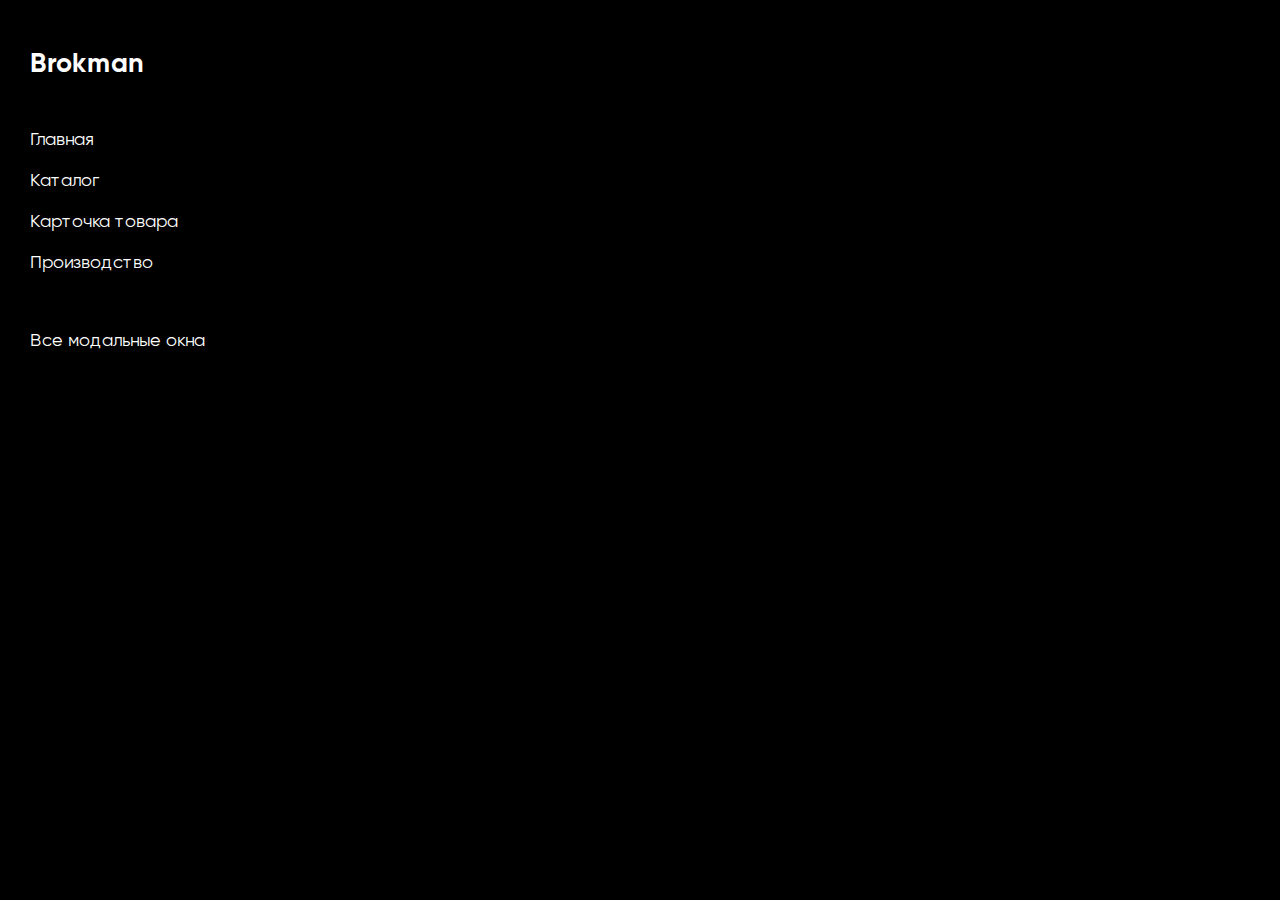
<file: index.html>
<!DOCTYPE html>
<html lang="ru">

<head>
  <meta charset="UTF-8" />
  <meta name="viewport" content="width=device-width, user-scalable=no, viewport-fit=cover" />
  <title>Все страницы</title>

  <link rel="apple-touch-icon" sizes="180x180" href="../img/favicon/apple-touch-icon.png">
  <link rel="icon" type="image/png" sizes="32x32" href="../img/favicon/favicon-32x32.png">
  <link rel="icon" type="image/png" sizes="16x16" href="../img/favicon/favicon-16x16.png">
  <link rel="manifest" href="../img/favicon//site.webmanifest">
  <link rel="mask-icon" href="../img/favicon/safari-pinned-tab.svg" color="#2f3c40">
  <meta name="msapplication-TileColor" content="#da532c">
  <meta name="theme-color" content="#ffffff">

  <link rel="stylesheet" type="text/css" href="fonts/stylesheet.css" />

  <link rel="stylesheet" type="text/css" href="libs/swiper/swiper-bundle.min.js" />
  <link rel="stylesheet" type="text/css" href="libs/selectric/selectric.css" />
  <link rel="stylesheet" type="text/css" href="libs/micromodal/micromodal.css" />
  <link rel="stylesheet" type="text/css" href="libs/fancybox/fancybox.css" />

  <link rel="stylesheet" type="text/css" href="css/style.css" />

  <style>
    body {
      padding: 50px 30px;
      background-color: #000;
      color: #fff;
    }

    a {
      display: table;
      text-decoration: underline;
      text-decoration-color: transparent;
      transition: text-decoration 0.3s;
      text-underline-offset: 5px;
    }

    a:hover {
      text-decoration-color: #fff;
    }

    a+a {
      margin-top: 15px;
    }

    h2 {
      margin-bottom: 50px;
      display: block;
    }
  </style>

</head>

<body>
  <h2>Brokman</h2>

  <a href="pages/index/index.html">Главная</a>
  <a href="pages/catalog/catalog.html">Каталог</a>
  <a href="pages/card/card.html">Карточка товара</a>
  <a href="pages/production/production.html">Производство</a>
  <br />
  <br />
  <a href="pages/modals/modals.html">Все модальные окна</a>

  <script src="libs/jquery/jquery-3.6.4.min.js"></script>
  <script src="libs/swiper/swiper-bundle.min.js"></script>
  <script src="libs/selectric/jquery.selectric.min.js"></script>
  <script src="libs/micromodal/micromodal.min.js"></script>
  <script src="libs/tabslet/jquery.tabslet.min.js"></script>
  <script src="libs/fancybox/fancybox.umd.js"></script>
  <script src="libs/inputmask/jquery.inputmask.min.js"></script>
  <script src="js/main.js"></script>
</body>

</html>
</file>
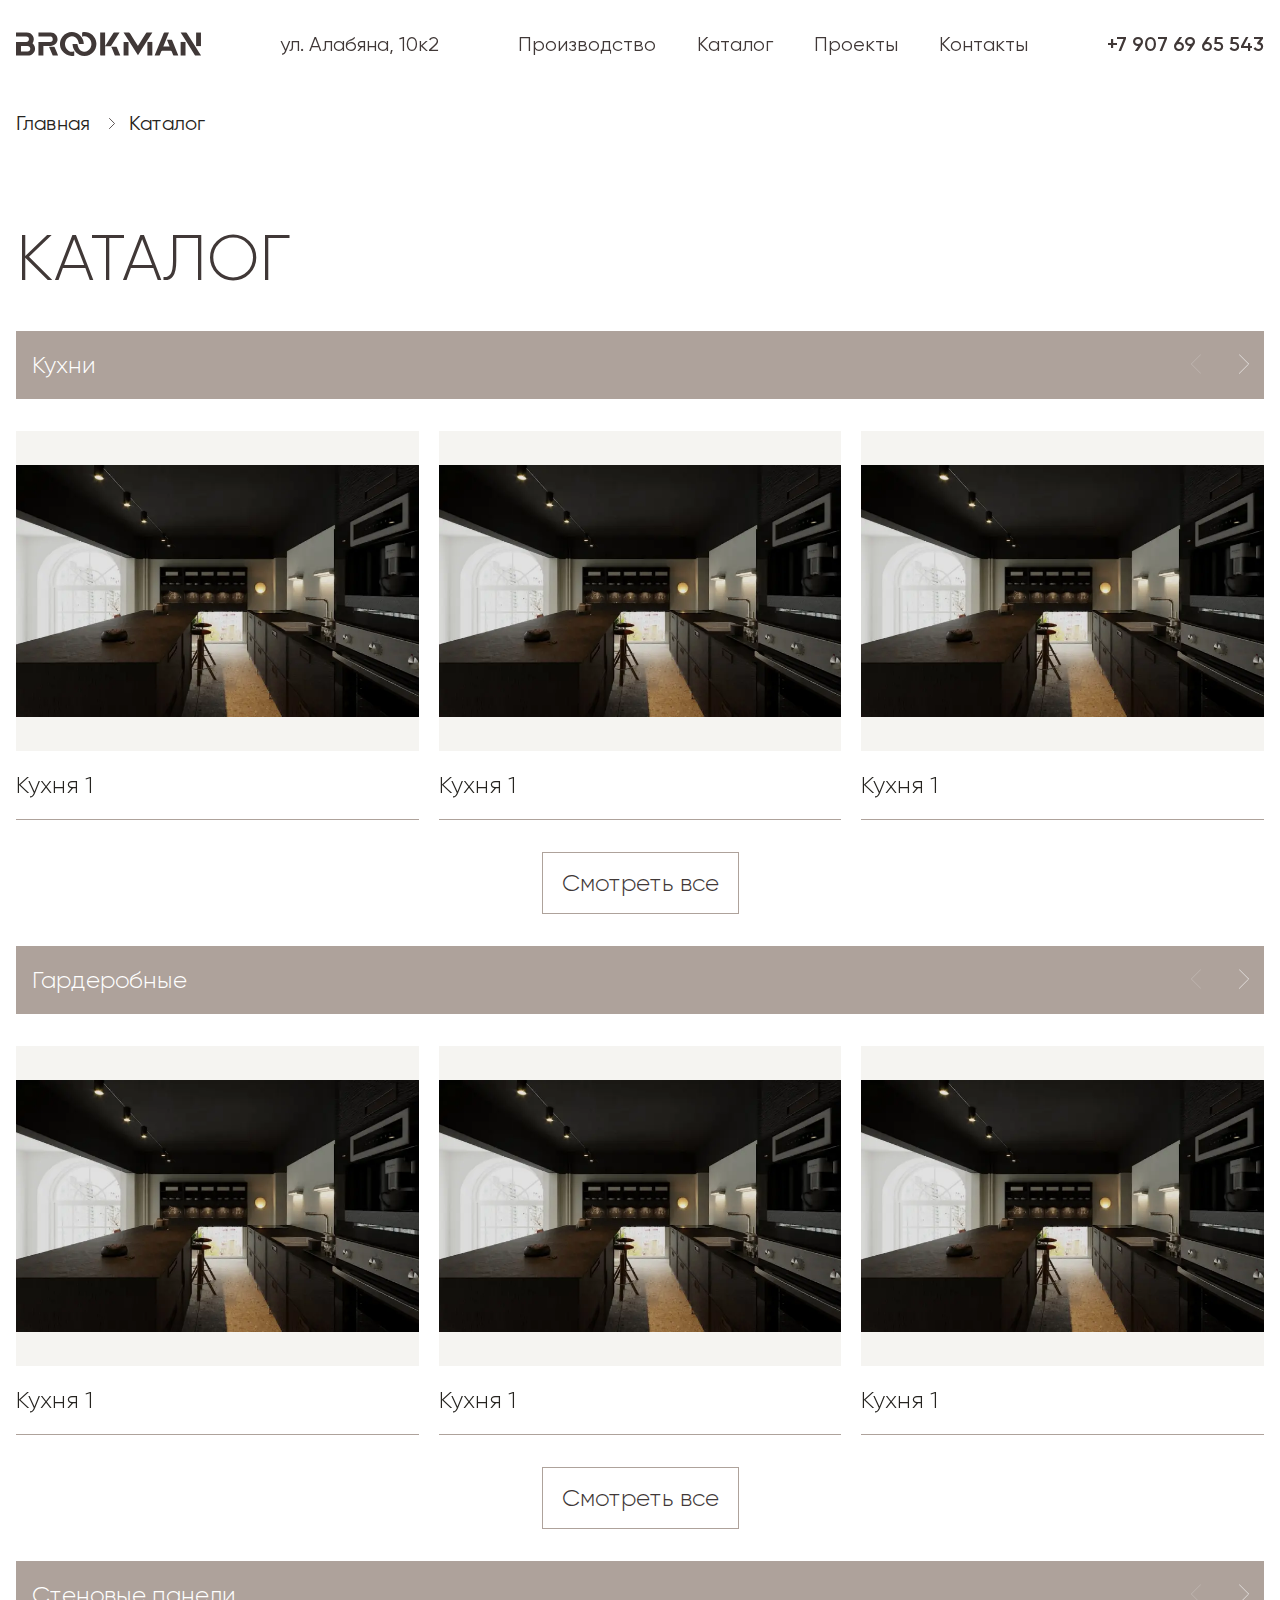
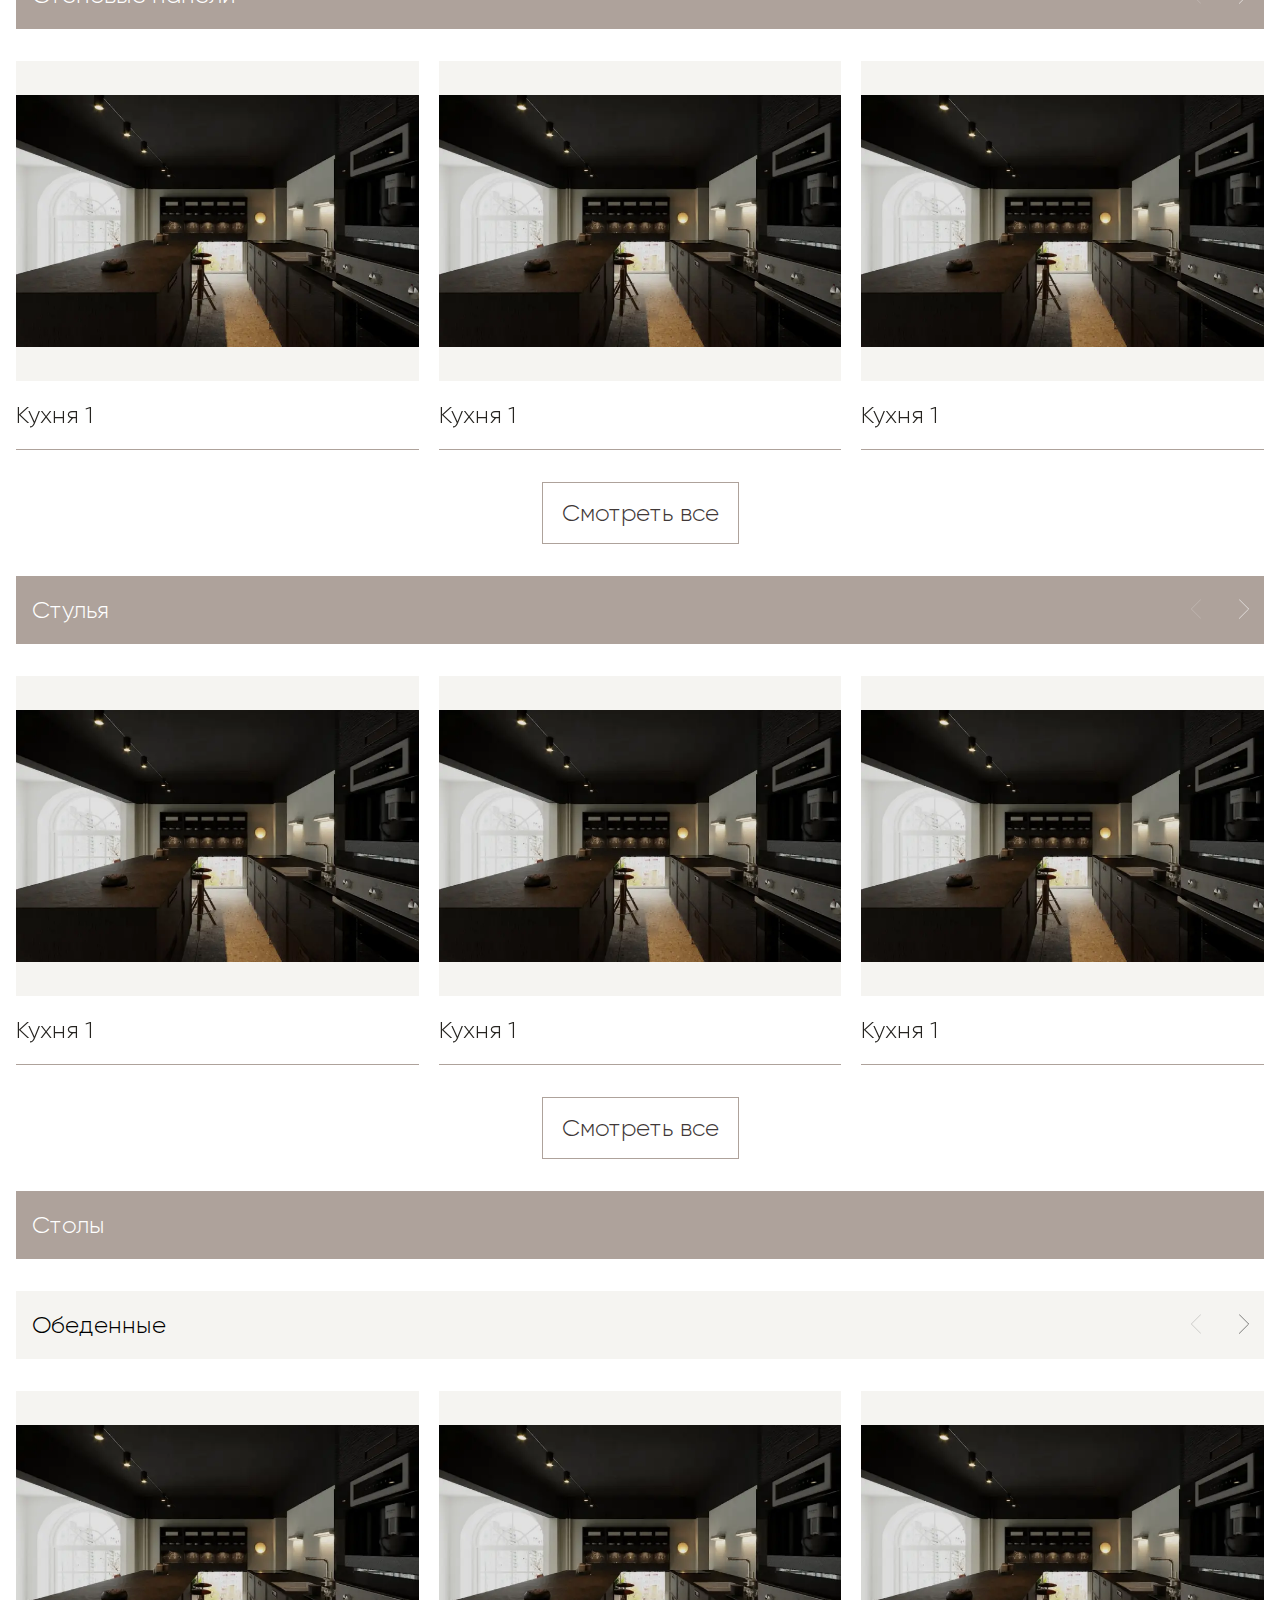
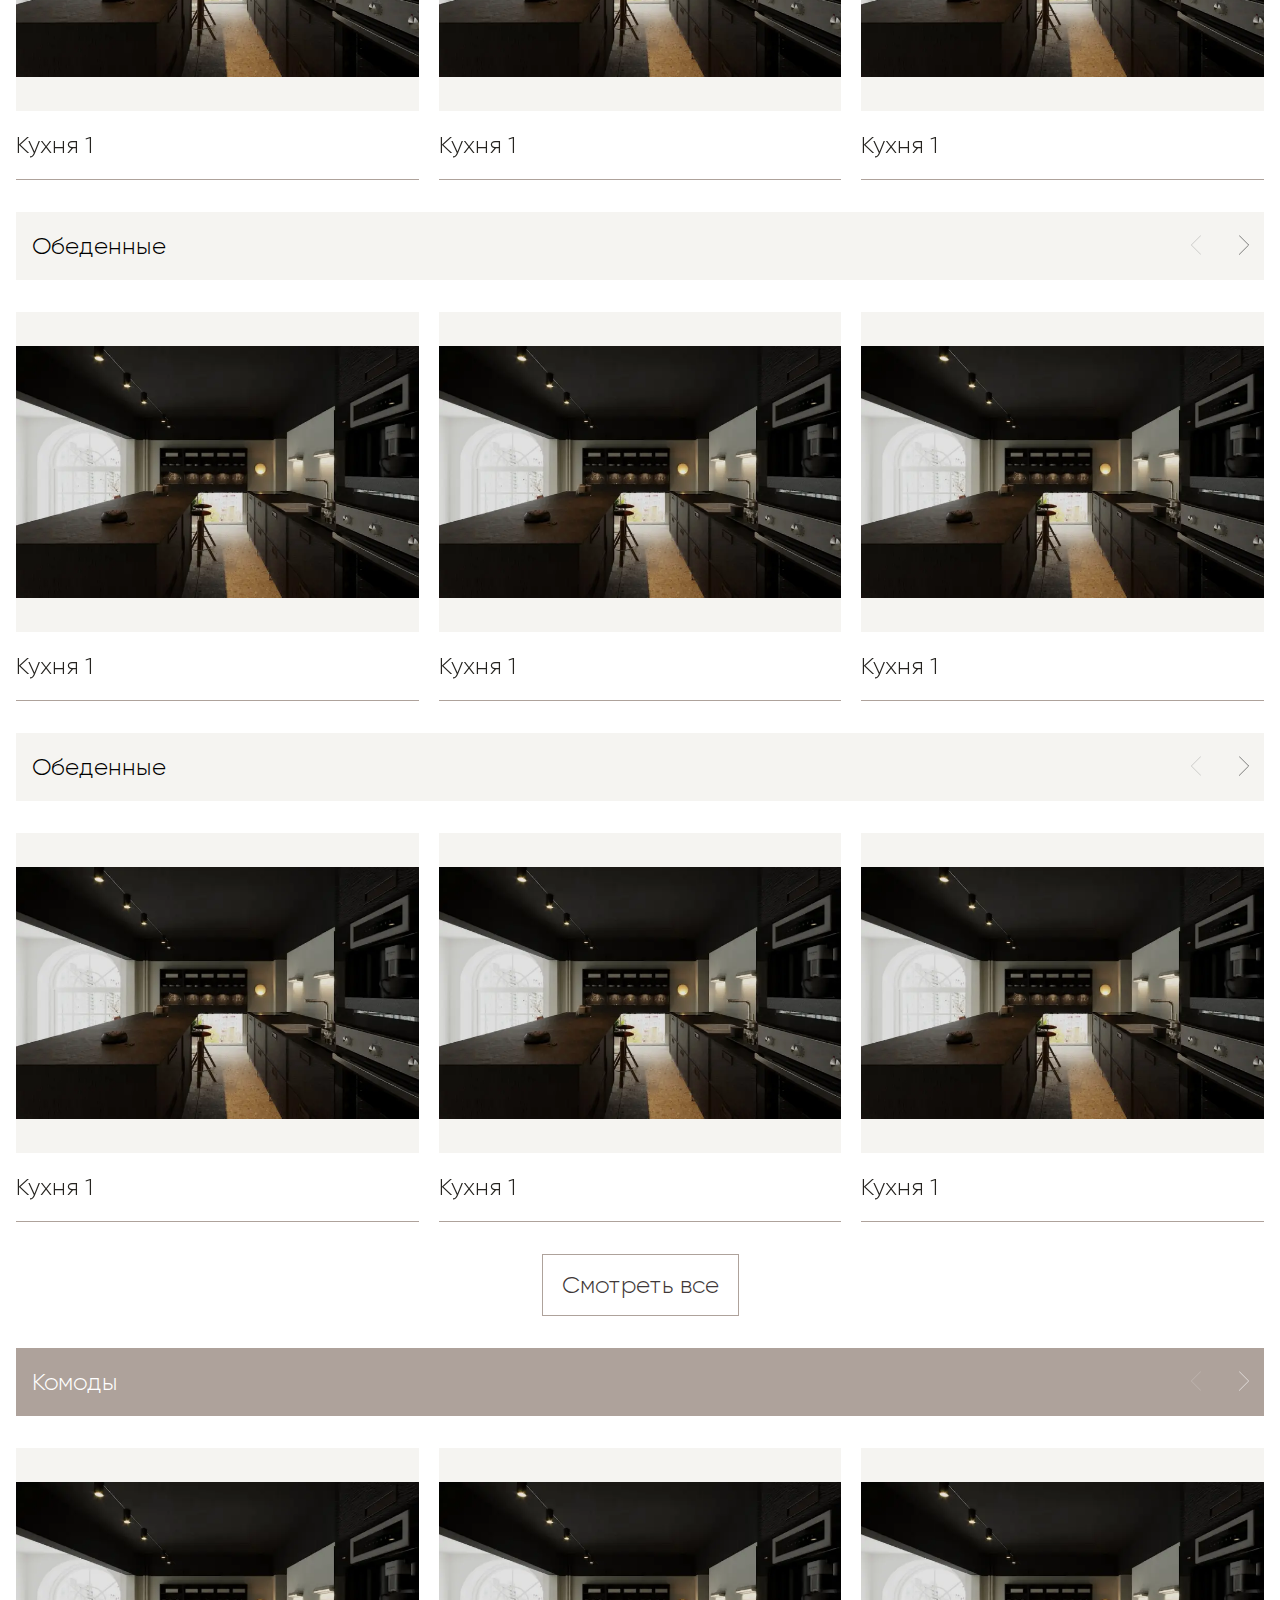
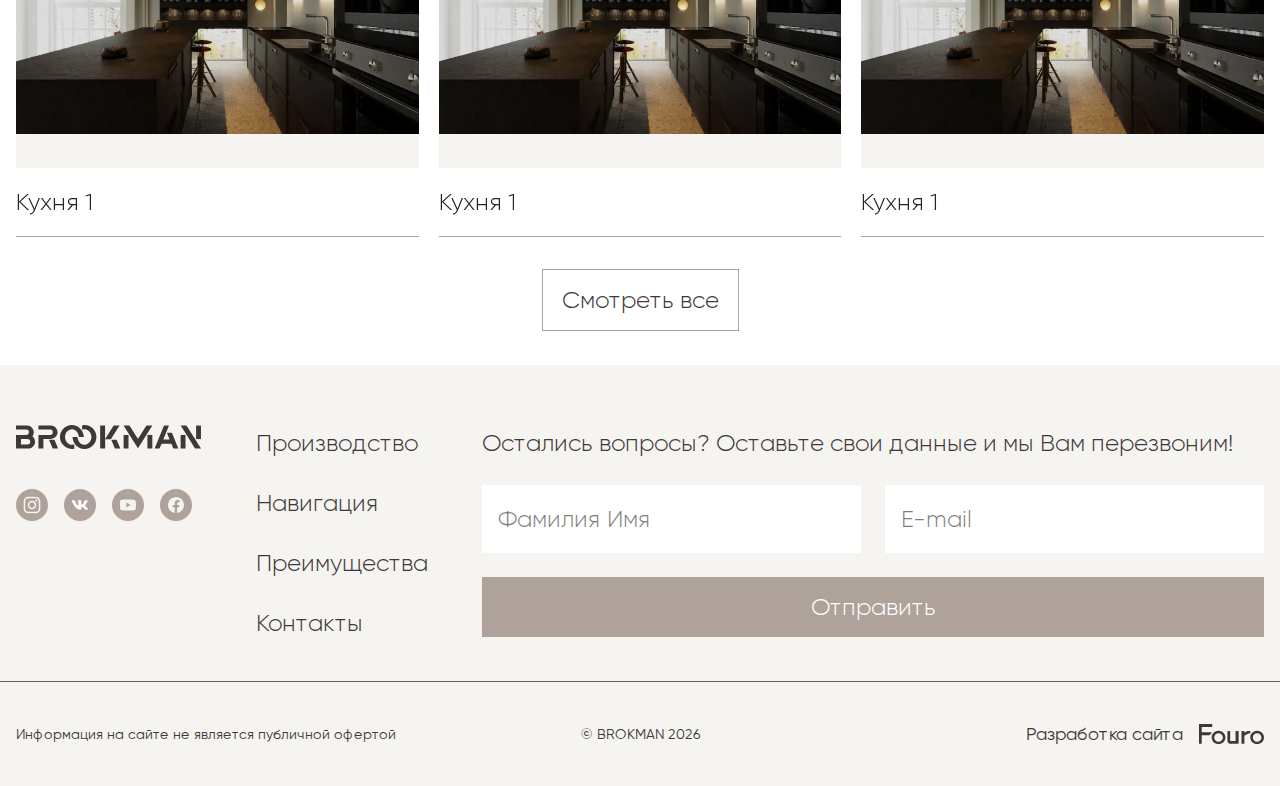
<file: pages/catalog/catalog.html>
<!DOCTYPE html>
<html lang="ru">

<head>
    <meta charset="UTF-8" />
    <meta name="viewport" content="width=device-width, user-scalable=no, viewport-fit=cover" />
    <title>Каталог</title>

    <link rel="apple-touch-icon" sizes="180x180" href="../../img/favicon/apple-touch-icon.png">
    <link rel="icon" type="image/png" sizes="32x32" href="../../img/favicon/favicon-32x32.png">
    <link rel="icon" type="image/png" sizes="16x16" href="../../img/favicon/favicon-16x16.png">
    <link rel="manifest" href="../../img/favicon//site.webmanifest">
    <link rel="mask-icon" href="../../img/favicon/safari-pinned-tab.svg" color="#2f3c40">
    <meta name="msapplication-TileColor" content="#da532c">
    <meta name="theme-color" content="#ffffff">

    <link rel="stylesheet" type="text/css" href="../../fonts/stylesheet.css" />

    <link rel="stylesheet" type="text/css" href="../../libs/swiper/swiper-bundle.min.css" />
    <link rel="stylesheet" type="text/css" href="../../libs/selectric/selectric.css" />
    <link rel="stylesheet" type="text/css" href="../../libs/micromodal/micromodal.css" />
    <link rel="stylesheet" type="text/css" href="../../libs/fancybox/fancybox.css" />

    <link rel="stylesheet" type="text/css" href="../../css/style.css" />
</head>

<body>

    <div class="site-wrapper">
        <header class="header">
            <div class="container">
                <div class="header__inner">
                    <div class="logo">
                        <a href="#"></a>
                        <img src="../../img/svg/logo-white.svg" alt="logo">
                        <img class="logo--fixed" src="../../img/svg/logo-black.svg" alt="logo">
                    </div>

                    <span class="header__text">ул. Алабяна, 10к2</span>

                    <nav class="menu">
                        <ul class="menu__list">
                            <li class="menu__item"><a href="#" class="menu__link">Производство</a></li>
                            <li class="menu__item"><a href="#" class="menu__link">Каталог</a></li>
                            <li class="menu__item"><a href="#" class="menu__link">Проекты</a></li>
                            <li class="menu__item"><a href="#" class="menu__link">Контакты</a></li>
                        </ul>
                    </nav>

                    <a href="tel:79076965543" class="header__phone">+7 907 69 65 543</a>

                    <div class="header-mobile">

                        <button class="burger">
                            <span class="burger-line"></span>
                            <span class="burger-line"></span>
                            <span class="burger-line"></span>
                        </button>

                        <a class="header-mobile__phone" href="tel:79076965543">
                            <svg width="20.605469" height="20.605438" viewBox="0 0 20.6055 20.6054" fill="none"
                                xmlns="http://www.w3.org/2000/svg" xmlns:xlink="http://www.w3.org/1999/xlink">
                                <defs />
                                <path id="Icon"
                                    d="M6.45068 7.29868C6.39062 7.17398 6.36084 7.11163 6.33789 7.03275C6.2561 6.75238 6.3147 6.40814 6.48486 6.17068C6.53271 6.10388 6.58984 6.04672 6.7041 5.9324C7.05371 5.58282 7.22852 5.40802 7.34277 5.23224C7.77368 4.56934 7.77368 3.71475 7.34277 3.05188C7.22852 2.8761 7.05371 2.70129 6.7041 2.35168L6.50928 2.1568C5.97778 1.62537 5.71216 1.35965 5.42676 1.2153C4.85913 0.928223 4.18896 0.928223 3.62134 1.2153C3.33594 1.35965 3.07007 1.62537 2.53882 2.1568L2.3811 2.31445C1.85156 2.84406 1.58667 3.10889 1.38452 3.4689C1.15991 3.86841 0.998535 4.48892 1 4.94714C1.00122 5.36008 1.0813 5.6423 1.24146 6.20676C2.10254 9.24014 3.72705 12.1025 6.11499 14.4905C8.50293 16.8785 11.3652 18.5029 14.3987 19.3639C14.9631 19.5241 15.2454 19.6042 15.6584 19.6054C16.1165 19.6068 16.7371 19.4454 17.1365 19.221C17.4966 19.0188 17.7615 18.754 18.291 18.2243L18.4487 18.0667C18.98 17.5353 19.2458 17.2696 19.3901 16.9842C19.6772 16.4166 19.6772 15.7463 19.3901 15.1788C19.2458 14.8934 18.98 14.6277 18.4487 14.0963L18.2537 13.9014C17.9041 13.5518 17.7292 13.377 17.5537 13.2627C16.8906 12.8317 16.0361 12.8317 15.3733 13.2627C15.1975 13.377 15.0227 13.5518 14.6731 13.9014C14.5588 14.0157 14.5015 14.0728 14.4348 14.1207C14.1973 14.2907 13.853 14.3494 13.5728 14.2677C13.4939 14.2447 13.4314 14.2147 13.3069 14.1549C11.8572 13.4589 10.4985 12.5101 9.29688 11.3085C8.09546 10.1069 7.14648 8.74829 6.45068 7.29868Z"
                                    stroke="#FFFFFF" stroke-opacity="1.000000" stroke-width="2.000000"
                                    stroke-linejoin="round" />
                            </svg>
                        </a>
                    </div>
                </div>
            </div>
        </header>

        <main class="main">
            <section class="breadcrumbs-section">
                <div class="breadcrumbs">
                    <div class="container">
                        <ul class="breadcrumbs-list">
                            <li><a href="#" class="breadcrumbs-item">Главная</a></li>
                            <li><span class="breadcrumbs-item">Каталог</span></li>
                        </ul>

                        <a href="#" class="breadcrumbs-mobile">
                            <svg width="16.000000" height="16.000000" viewBox="0 0 16 16" fill="none"
                                xmlns="http://www.w3.org/2000/svg" xmlns:xlink="http://www.w3.org/1999/xlink">
                                <defs>
                                    <clipPath id="clip167_1846">
                                        <rect id="info" width="16.000000" height="16.000000"
                                            transform="translate(16.000000 16.000000) rotate(-179.999985)" fill="white"
                                            fill-opacity="0" />
                                    </clipPath>
                                </defs>
                                <rect id="info" width="16.000000" height="16.000000"
                                    transform="translate(16.000000 16.000000) rotate(-179.999985)" fill="#FFFFFF"
                                    fill-opacity="0" />
                                <g clip-path="url(#clip167_1846)">
                                    <path id="Icon" d="M10 4L6 8L10 12" stroke="#403837" stroke-opacity="1.000000"
                                        stroke-width="1.000000" stroke-linejoin="round" stroke-linecap="round" />
                                </g>
                            </svg>
                            Главная
                        </a>
                    </div>
                </div>
            </section>

            <section class="catalog-page">
                <div class="container">
                    <h2 class="caption">Каталог</h2>

                    <div class="catalog-list">
                        <div class="catalog-item">
                            <h2 class="caption caption--small">Кухни</h2>

                            <div class="slider-catalog swiper">
                                <div class="swiper-wrapper">
                                    <div class="swiper-slide">
                                        <div class="project-item">
                                            <a href="#" class="invis-link"></a>
                                            <picture class='picture'>
                                                <source type="image/webp" srcset="../../img/pic-project.webp" />
                                                <img src="../../img/pic-project.png" alt="" />
                                            </picture>
                                            <a href="#" class="project-item__link">Кухня 1</a>
                                        </div>
                                    </div>
                                    <div class="swiper-slide">
                                        <div class="project-item">
                                            <a href="#" class="invis-link"></a>
                                            <picture class='picture'>
                                                <source type="image/webp" srcset="../../img/pic-project.webp" />
                                                <img src="../../img/pic-project.png" alt="" />
                                            </picture>
                                            <a href="#" class="project-item__link">Кухня 1</a>
                                        </div>
                                    </div>
                                    <div class="swiper-slide">
                                        <div class="project-item">
                                            <a href="#" class="invis-link"></a>
                                            <picture class='picture'>
                                                <source type="image/webp" srcset="../../img/pic-project.webp" />
                                                <img src="../../img/pic-project.png" alt="" />
                                            </picture>
                                            <a href="#" class="project-item__link">Кухня 1</a>
                                        </div>
                                    </div>
                                    <div class="swiper-slide">
                                        <div class="project-item">
                                            <a href="#" class="invis-link"></a>
                                            <picture class='picture'>
                                                <source type="image/webp" srcset="../../img/pic-project.webp" />
                                                <img src="../../img/pic-project.png" alt="" />
                                            </picture>
                                            <a href="#" class="project-item__link">Кухня 1</a>
                                        </div>
                                    </div>
                                    <div class="swiper-slide">
                                        <div class="project-item">
                                            <a href="#" class="invis-link"></a>
                                            <picture class='picture'>
                                                <source type="image/webp" srcset="../../img/pic-project.webp" />
                                                <img src="../../img/pic-project.png" alt="" />
                                            </picture>
                                            <a href="#" class="project-item__link">Кухня 1</a>
                                        </div>
                                    </div>
                                </div>
                                <div class="swiper-controls">
                                    <button class="swiper-button-prev">
                                        <svg width="16.002075" height="31.003906" viewBox="0 0 16.0021 31.0039"
                                            fill="none" xmlns="http://www.w3.org/2000/svg"
                                            xmlns:xlink="http://www.w3.org/1999/xlink">
                                            <defs />
                                            <path id="Icon" d="M15.5001 30.502L0.500122 15.502L15.5001 0.501953"
                                                stroke="#403837" stroke-opacity="1.000000" stroke-width="1.000000"
                                                stroke-linejoin="round" stroke-linecap="round" />
                                        </svg>
                                    </button>
                                    <button class="swiper-button-next">
                                        <svg width="16.001831" height="31.003906" viewBox="0 0 16.0018 31.0039"
                                            fill="none" xmlns="http://www.w3.org/2000/svg"
                                            xmlns:xlink="http://www.w3.org/1999/xlink">
                                            <defs />
                                            <path id="Icon" d="M0.501953 30.502L15.502 15.502L0.501953 0.501953"
                                                stroke="#403837" stroke-opacity="1.000000" stroke-width="1.000000"
                                                stroke-linejoin="round" stroke-linecap="round" />
                                        </svg>
                                    </button>
                                </div>
                            </div>

                            <div class="catalog-item__controls">
                                <a href="#" class="btn btn--white">Смотреть все</a>
                            </div>
                        </div>
                        <div class="catalog-item">
                            <h2 class="caption caption--small">Гардеробные</h2>

                            <div class="slider-catalog swiper">
                                <div class="swiper-wrapper">
                                    <div class="swiper-slide">
                                        <div class="project-item">
                                            <a href="#" class="invis-link"></a>
                                            <picture class='picture'>
                                                <source type="image/webp" srcset="../../img/pic-project.webp" />
                                                <img src="../../img/pic-project.png" alt="" />
                                            </picture>
                                            <a href="#" class="project-item__link">Кухня 1</a>
                                        </div>
                                    </div>
                                    <div class="swiper-slide">
                                        <div class="project-item">
                                            <a href="#" class="invis-link"></a>
                                            <picture class='picture'>
                                                <source type="image/webp" srcset="../../img/pic-project.webp" />
                                                <img src="../../img/pic-project.png" alt="" />
                                            </picture>
                                            <a href="#" class="project-item__link">Кухня 1</a>
                                        </div>
                                    </div>
                                    <div class="swiper-slide">
                                        <div class="project-item">
                                            <a href="#" class="invis-link"></a>
                                            <picture class='picture'>
                                                <source type="image/webp" srcset="../../img/pic-project.webp" />
                                                <img src="../../img/pic-project.png" alt="" />
                                            </picture>
                                            <a href="#" class="project-item__link">Кухня 1</a>
                                        </div>
                                    </div>
                                    <div class="swiper-slide">
                                        <div class="project-item">
                                            <a href="#" class="invis-link"></a>
                                            <picture class='picture'>
                                                <source type="image/webp" srcset="../../img/pic-project.webp" />
                                                <img src="../../img/pic-project.png" alt="" />
                                            </picture>
                                            <a href="#" class="project-item__link">Кухня 1</a>
                                        </div>
                                    </div>
                                    <div class="swiper-slide">
                                        <div class="project-item">
                                            <a href="#" class="invis-link"></a>
                                            <picture class='picture'>
                                                <source type="image/webp" srcset="../../img/pic-project.webp" />
                                                <img src="../../img/pic-project.png" alt="" />
                                            </picture>
                                            <a href="#" class="project-item__link">Кухня 1</a>
                                        </div>
                                    </div>
                                </div>
                                <div class="swiper-controls">
                                    <button class="swiper-button-prev">
                                        <svg width="16.002075" height="31.003906" viewBox="0 0 16.0021 31.0039"
                                            fill="none" xmlns="http://www.w3.org/2000/svg"
                                            xmlns:xlink="http://www.w3.org/1999/xlink">
                                            <defs />
                                            <path id="Icon" d="M15.5001 30.502L0.500122 15.502L15.5001 0.501953"
                                                stroke="#403837" stroke-opacity="1.000000" stroke-width="1.000000"
                                                stroke-linejoin="round" stroke-linecap="round" />
                                        </svg>
                                    </button>
                                    <button class="swiper-button-next">
                                        <svg width="16.001831" height="31.003906" viewBox="0 0 16.0018 31.0039"
                                            fill="none" xmlns="http://www.w3.org/2000/svg"
                                            xmlns:xlink="http://www.w3.org/1999/xlink">
                                            <defs />
                                            <path id="Icon" d="M0.501953 30.502L15.502 15.502L0.501953 0.501953"
                                                stroke="#403837" stroke-opacity="1.000000" stroke-width="1.000000"
                                                stroke-linejoin="round" stroke-linecap="round" />
                                        </svg>
                                    </button>
                                </div>
                            </div>

                            <div class="catalog-item__controls">
                                <a href="#" class="btn btn--white">Смотреть все</a>
                            </div>
                        </div>
                        <div class="catalog-item">
                            <h2 class="caption caption--small">Стеновые панели </h2>

                            <div class="slider-catalog swiper">
                                <div class="swiper-wrapper">
                                    <div class="swiper-slide">
                                        <div class="project-item">
                                            <a href="#" class="invis-link"></a>
                                            <picture class='picture'>
                                                <source type="image/webp" srcset="../../img/pic-project.webp" />
                                                <img src="../../img/pic-project.png" alt="" />
                                            </picture>
                                            <a href="#" class="project-item__link">Кухня 1</a>
                                        </div>
                                    </div>
                                    <div class="swiper-slide">
                                        <div class="project-item">
                                            <a href="#" class="invis-link"></a>
                                            <picture class='picture'>
                                                <source type="image/webp" srcset="../../img/pic-project.webp" />
                                                <img src="../../img/pic-project.png" alt="" />
                                            </picture>
                                            <a href="#" class="project-item__link">Кухня 1</a>
                                        </div>
                                    </div>
                                    <div class="swiper-slide">
                                        <div class="project-item">
                                            <a href="#" class="invis-link"></a>
                                            <picture class='picture'>
                                                <source type="image/webp" srcset="../../img/pic-project.webp" />
                                                <img src="../../img/pic-project.png" alt="" />
                                            </picture>
                                            <a href="#" class="project-item__link">Кухня 1</a>
                                        </div>
                                    </div>
                                    <div class="swiper-slide">
                                        <div class="project-item">
                                            <a href="#" class="invis-link"></a>
                                            <picture class='picture'>
                                                <source type="image/webp" srcset="../../img/pic-project.webp" />
                                                <img src="../../img/pic-project.png" alt="" />
                                            </picture>
                                            <a href="#" class="project-item__link">Кухня 1</a>
                                        </div>
                                    </div>
                                    <div class="swiper-slide">
                                        <div class="project-item">
                                            <a href="#" class="invis-link"></a>
                                            <picture class='picture'>
                                                <source type="image/webp" srcset="../../img/pic-project.webp" />
                                                <img src="../../img/pic-project.png" alt="" />
                                            </picture>
                                            <a href="#" class="project-item__link">Кухня 1</a>
                                        </div>
                                    </div>
                                </div>
                                <div class="swiper-controls">
                                    <button class="swiper-button-prev">
                                        <svg width="16.002075" height="31.003906" viewBox="0 0 16.0021 31.0039"
                                            fill="none" xmlns="http://www.w3.org/2000/svg"
                                            xmlns:xlink="http://www.w3.org/1999/xlink">
                                            <defs />
                                            <path id="Icon" d="M15.5001 30.502L0.500122 15.502L15.5001 0.501953"
                                                stroke="#403837" stroke-opacity="1.000000" stroke-width="1.000000"
                                                stroke-linejoin="round" stroke-linecap="round" />
                                        </svg>
                                    </button>
                                    <button class="swiper-button-next">
                                        <svg width="16.001831" height="31.003906" viewBox="0 0 16.0018 31.0039"
                                            fill="none" xmlns="http://www.w3.org/2000/svg"
                                            xmlns:xlink="http://www.w3.org/1999/xlink">
                                            <defs />
                                            <path id="Icon" d="M0.501953 30.502L15.502 15.502L0.501953 0.501953"
                                                stroke="#403837" stroke-opacity="1.000000" stroke-width="1.000000"
                                                stroke-linejoin="round" stroke-linecap="round" />
                                        </svg>
                                    </button>
                                </div>
                            </div>

                            <div class="catalog-item__controls">
                                <a href="#" class="btn btn--white">Смотреть все</a>
                            </div>
                        </div>
                        <div class="catalog-item">
                            <h2 class="caption caption--small">Стулья</h2>

                            <div class="slider-catalog swiper">
                                <div class="swiper-wrapper">
                                    <div class="swiper-slide">
                                        <div class="project-item">
                                            <a href="#" class="invis-link"></a>
                                            <picture class='picture'>
                                                <source type="image/webp" srcset="../../img/pic-project.webp" />
                                                <img src="../../img/pic-project.png" alt="" />
                                            </picture>
                                            <a href="#" class="project-item__link">Кухня 1</a>
                                        </div>
                                    </div>
                                    <div class="swiper-slide">
                                        <div class="project-item">
                                            <a href="#" class="invis-link"></a>
                                            <picture class='picture'>
                                                <source type="image/webp" srcset="../../img/pic-project.webp" />
                                                <img src="../../img/pic-project.png" alt="" />
                                            </picture>
                                            <a href="#" class="project-item__link">Кухня 1</a>
                                        </div>
                                    </div>
                                    <div class="swiper-slide">
                                        <div class="project-item">
                                            <a href="#" class="invis-link"></a>
                                            <picture class='picture'>
                                                <source type="image/webp" srcset="../../img/pic-project.webp" />
                                                <img src="../../img/pic-project.png" alt="" />
                                            </picture>
                                            <a href="#" class="project-item__link">Кухня 1</a>
                                        </div>
                                    </div>
                                    <div class="swiper-slide">
                                        <div class="project-item">
                                            <a href="#" class="invis-link"></a>
                                            <picture class='picture'>
                                                <source type="image/webp" srcset="../../img/pic-project.webp" />
                                                <img src="../../img/pic-project.png" alt="" />
                                            </picture>
                                            <a href="#" class="project-item__link">Кухня 1</a>
                                        </div>
                                    </div>
                                    <div class="swiper-slide">
                                        <div class="project-item">
                                            <a href="#" class="invis-link"></a>
                                            <picture class='picture'>
                                                <source type="image/webp" srcset="../../img/pic-project.webp" />
                                                <img src="../../img/pic-project.png" alt="" />
                                            </picture>
                                            <a href="#" class="project-item__link">Кухня 1</a>
                                        </div>
                                    </div>
                                </div>
                                <div class="swiper-controls">
                                    <button class="swiper-button-prev">
                                        <svg width="16.002075" height="31.003906" viewBox="0 0 16.0021 31.0039"
                                            fill="none" xmlns="http://www.w3.org/2000/svg"
                                            xmlns:xlink="http://www.w3.org/1999/xlink">
                                            <defs />
                                            <path id="Icon" d="M15.5001 30.502L0.500122 15.502L15.5001 0.501953"
                                                stroke="#403837" stroke-opacity="1.000000" stroke-width="1.000000"
                                                stroke-linejoin="round" stroke-linecap="round" />
                                        </svg>
                                    </button>
                                    <button class="swiper-button-next">
                                        <svg width="16.001831" height="31.003906" viewBox="0 0 16.0018 31.0039"
                                            fill="none" xmlns="http://www.w3.org/2000/svg"
                                            xmlns:xlink="http://www.w3.org/1999/xlink">
                                            <defs />
                                            <path id="Icon" d="M0.501953 30.502L15.502 15.502L0.501953 0.501953"
                                                stroke="#403837" stroke-opacity="1.000000" stroke-width="1.000000"
                                                stroke-linejoin="round" stroke-linecap="round" />
                                        </svg>
                                    </button>
                                </div>
                            </div>

                            <div class="catalog-item__controls">
                                <a href="#" class="btn btn--white">Смотреть все</a>
                            </div>
                        </div>

                        <!-- пример: когда внутри много подкатегория -->
                        <div class="catalog-item">
                            <h2 class="caption caption--small">Столы</h2>

                            <div class="catalog-item__sub">
                                <h3 class="caption caption--small ">Обеденные</h3>

                                <div class="slider-catalog swiper">
                                    <div class="swiper-wrapper">
                                        <div class="swiper-slide">
                                            <div class="project-item">
                                                <a href="#" class="invis-link"></a>
                                                <picture class='picture'>
                                                    <source type="image/webp" srcset="../../img/pic-project.webp" />
                                                    <img src="../../img/pic-project.png" alt="" />
                                                </picture>
                                                <a href="#" class="project-item__link">Кухня 1</a>
                                            </div>
                                        </div>
                                        <div class="swiper-slide">
                                            <div class="project-item">
                                                <a href="#" class="invis-link"></a>
                                                <picture class='picture'>
                                                    <source type="image/webp" srcset="../../img/pic-project.webp" />
                                                    <img src="../../img/pic-project.png" alt="" />
                                                </picture>
                                                <a href="#" class="project-item__link">Кухня 1</a>
                                            </div>
                                        </div>
                                        <div class="swiper-slide">
                                            <div class="project-item">
                                                <a href="#" class="invis-link"></a>
                                                <picture class='picture'>
                                                    <source type="image/webp" srcset="../../img/pic-project.webp" />
                                                    <img src="../../img/pic-project.png" alt="" />
                                                </picture>
                                                <a href="#" class="project-item__link">Кухня 1</a>
                                            </div>
                                        </div>
                                        <div class="swiper-slide">
                                            <div class="project-item">
                                                <a href="#" class="invis-link"></a>
                                                <picture class='picture'>
                                                    <source type="image/webp" srcset="../../img/pic-project.webp" />
                                                    <img src="../../img/pic-project.png" alt="" />
                                                </picture>
                                                <a href="#" class="project-item__link">Кухня 1</a>
                                            </div>
                                        </div>
                                        <div class="swiper-slide">
                                            <div class="project-item">
                                                <a href="#" class="invis-link"></a>
                                                <picture class='picture'>
                                                    <source type="image/webp" srcset="../../img/pic-project.webp" />
                                                    <img src="../../img/pic-project.png" alt="" />
                                                </picture>
                                                <a href="#" class="project-item__link">Кухня 1</a>
                                            </div>
                                        </div>
                                    </div>
                                    <div class="swiper-controls">
                                        <button class="swiper-button-prev">
                                            <svg width="16.002075" height="31.003906" viewBox="0 0 16.0021 31.0039"
                                                fill="none" xmlns="http://www.w3.org/2000/svg"
                                                xmlns:xlink="http://www.w3.org/1999/xlink">
                                                <defs />
                                                <path id="Icon" d="M15.5001 30.502L0.500122 15.502L15.5001 0.501953"
                                                    stroke="#403837" stroke-opacity="1.000000" stroke-width="1.000000"
                                                    stroke-linejoin="round" stroke-linecap="round" />
                                            </svg>
                                        </button>
                                        <button class="swiper-button-next">
                                            <svg width="16.001831" height="31.003906" viewBox="0 0 16.0018 31.0039"
                                                fill="none" xmlns="http://www.w3.org/2000/svg"
                                                xmlns:xlink="http://www.w3.org/1999/xlink">
                                                <defs />
                                                <path id="Icon" d="M0.501953 30.502L15.502 15.502L0.501953 0.501953"
                                                    stroke="#403837" stroke-opacity="1.000000" stroke-width="1.000000"
                                                    stroke-linejoin="round" stroke-linecap="round" />
                                            </svg>
                                        </button>
                                    </div>
                                </div>
                            </div>

                            <div class="catalog-item__sub">
                                <h3 class="caption caption--small">Обеденные</h3>

                                <div class="slider-catalog swiper">
                                    <div class="swiper-wrapper">
                                        <div class="swiper-slide">
                                            <div class="project-item">
                                                <a href="#" class="invis-link"></a>
                                                <picture class='picture'>
                                                    <source type="image/webp" srcset="../../img/pic-project.webp" />
                                                    <img src="../../img/pic-project.png" alt="" />
                                                </picture>
                                                <a href="#" class="project-item__link">Кухня 1</a>
                                            </div>
                                        </div>
                                        <div class="swiper-slide">
                                            <div class="project-item">
                                                <a href="#" class="invis-link"></a>
                                                <picture class='picture'>
                                                    <source type="image/webp" srcset="../../img/pic-project.webp" />
                                                    <img src="../../img/pic-project.png" alt="" />
                                                </picture>
                                                <a href="#" class="project-item__link">Кухня 1</a>
                                            </div>
                                        </div>
                                        <div class="swiper-slide">
                                            <div class="project-item">
                                                <a href="#" class="invis-link"></a>
                                                <picture class='picture'>
                                                    <source type="image/webp" srcset="../../img/pic-project.webp" />
                                                    <img src="../../img/pic-project.png" alt="" />
                                                </picture>
                                                <a href="#" class="project-item__link">Кухня 1</a>
                                            </div>
                                        </div>
                                        <div class="swiper-slide">
                                            <div class="project-item">
                                                <a href="#" class="invis-link"></a>
                                                <picture class='picture'>
                                                    <source type="image/webp" srcset="../../img/pic-project.webp" />
                                                    <img src="../../img/pic-project.png" alt="" />
                                                </picture>
                                                <a href="#" class="project-item__link">Кухня 1</a>
                                            </div>
                                        </div>
                                        <div class="swiper-slide">
                                            <div class="project-item">
                                                <a href="#" class="invis-link"></a>
                                                <picture class='picture'>
                                                    <source type="image/webp" srcset="../../img/pic-project.webp" />
                                                    <img src="../../img/pic-project.png" alt="" />
                                                </picture>
                                                <a href="#" class="project-item__link">Кухня 1</a>
                                            </div>
                                        </div>
                                    </div>
                                    <div class="swiper-controls">
                                        <button class="swiper-button-prev">
                                            <svg width="16.002075" height="31.003906" viewBox="0 0 16.0021 31.0039"
                                                fill="none" xmlns="http://www.w3.org/2000/svg"
                                                xmlns:xlink="http://www.w3.org/1999/xlink">
                                                <defs />
                                                <path id="Icon" d="M15.5001 30.502L0.500122 15.502L15.5001 0.501953"
                                                    stroke="#403837" stroke-opacity="1.000000" stroke-width="1.000000"
                                                    stroke-linejoin="round" stroke-linecap="round" />
                                            </svg>
                                        </button>
                                        <button class="swiper-button-next">
                                            <svg width="16.001831" height="31.003906" viewBox="0 0 16.0018 31.0039"
                                                fill="none" xmlns="http://www.w3.org/2000/svg"
                                                xmlns:xlink="http://www.w3.org/1999/xlink">
                                                <defs />
                                                <path id="Icon" d="M0.501953 30.502L15.502 15.502L0.501953 0.501953"
                                                    stroke="#403837" stroke-opacity="1.000000" stroke-width="1.000000"
                                                    stroke-linejoin="round" stroke-linecap="round" />
                                            </svg>
                                        </button>
                                    </div>
                                </div>
                            </div>

                            <div class="catalog-item__sub">
                                <h3 class="caption caption--small">Обеденные</h3>

                                <div class="slider-catalog swiper">
                                    <div class="swiper-wrapper">
                                        <div class="swiper-slide">
                                            <div class="project-item">
                                                <a href="#" class="invis-link"></a>
                                                <picture class='picture'>
                                                    <source type="image/webp" srcset="../../img/pic-project.webp" />
                                                    <img src="../../img/pic-project.png" alt="" />
                                                </picture>
                                                <a href="#" class="project-item__link">Кухня 1</a>
                                            </div>
                                        </div>
                                        <div class="swiper-slide">
                                            <div class="project-item">
                                                <a href="#" class="invis-link"></a>
                                                <picture class='picture'>
                                                    <source type="image/webp" srcset="../../img/pic-project.webp" />
                                                    <img src="../../img/pic-project.png" alt="" />
                                                </picture>
                                                <a href="#" class="project-item__link">Кухня 1</a>
                                            </div>
                                        </div>
                                        <div class="swiper-slide">
                                            <div class="project-item">
                                                <a href="#" class="invis-link"></a>
                                                <picture class='picture'>
                                                    <source type="image/webp" srcset="../../img/pic-project.webp" />
                                                    <img src="../../img/pic-project.png" alt="" />
                                                </picture>
                                                <a href="#" class="project-item__link">Кухня 1</a>
                                            </div>
                                        </div>
                                        <div class="swiper-slide">
                                            <div class="project-item">
                                                <a href="#" class="invis-link"></a>
                                                <picture class='picture'>
                                                    <source type="image/webp" srcset="../../img/pic-project.webp" />
                                                    <img src="../../img/pic-project.png" alt="" />
                                                </picture>
                                                <a href="#" class="project-item__link">Кухня 1</a>
                                            </div>
                                        </div>
                                        <div class="swiper-slide">
                                            <div class="project-item">
                                                <a href="#" class="invis-link"></a>
                                                <picture class='picture'>
                                                    <source type="image/webp" srcset="../../img/pic-project.webp" />
                                                    <img src="../../img/pic-project.png" alt="" />
                                                </picture>
                                                <a href="#" class="project-item__link">Кухня 1</a>
                                            </div>
                                        </div>
                                    </div>
                                    <div class="swiper-controls">
                                        <button class="swiper-button-prev">
                                            <svg width="16.002075" height="31.003906" viewBox="0 0 16.0021 31.0039"
                                                fill="none" xmlns="http://www.w3.org/2000/svg"
                                                xmlns:xlink="http://www.w3.org/1999/xlink">
                                                <defs />
                                                <path id="Icon" d="M15.5001 30.502L0.500122 15.502L15.5001 0.501953"
                                                    stroke="#403837" stroke-opacity="1.000000" stroke-width="1.000000"
                                                    stroke-linejoin="round" stroke-linecap="round" />
                                            </svg>
                                        </button>
                                        <button class="swiper-button-next">
                                            <svg width="16.001831" height="31.003906" viewBox="0 0 16.0018 31.0039"
                                                fill="none" xmlns="http://www.w3.org/2000/svg"
                                                xmlns:xlink="http://www.w3.org/1999/xlink">
                                                <defs />
                                                <path id="Icon" d="M0.501953 30.502L15.502 15.502L0.501953 0.501953"
                                                    stroke="#403837" stroke-opacity="1.000000" stroke-width="1.000000"
                                                    stroke-linejoin="round" stroke-linecap="round" />
                                            </svg>
                                        </button>
                                    </div>
                                </div>
                            </div>

                            <div class="catalog-item__controls">
                                <a href="#" class="btn btn--white">Смотреть все</a>
                            </div>
                        </div>
                        <!-- /пример: когда внутри много подкатегория -->

                        <div class="catalog-item">
                            <h2 class="caption caption--small">Комоды</h2>

                            <div class="slider-catalog swiper">
                                <div class="swiper-wrapper">
                                    <div class="swiper-slide">
                                        <div class="project-item">
                                            <a href="#" class="invis-link"></a>
                                            <picture class='picture'>
                                                <source type="image/webp" srcset="../../img/pic-project.webp" />
                                                <img src="../../img/pic-project.png" alt="" />
                                            </picture>
                                            <a href="#" class="project-item__link">Кухня 1</a>
                                        </div>
                                    </div>
                                    <div class="swiper-slide">
                                        <div class="project-item">
                                            <a href="#" class="invis-link"></a>
                                            <picture class='picture'>
                                                <source type="image/webp" srcset="../../img/pic-project.webp" />
                                                <img src="../../img/pic-project.png" alt="" />
                                            </picture>
                                            <a href="#" class="project-item__link">Кухня 1</a>
                                        </div>
                                    </div>
                                    <div class="swiper-slide">
                                        <div class="project-item">
                                            <a href="#" class="invis-link"></a>
                                            <picture class='picture'>
                                                <source type="image/webp" srcset="../../img/pic-project.webp" />
                                                <img src="../../img/pic-project.png" alt="" />
                                            </picture>
                                            <a href="#" class="project-item__link">Кухня 1</a>
                                        </div>
                                    </div>
                                    <div class="swiper-slide">
                                        <div class="project-item">
                                            <a href="#" class="invis-link"></a>
                                            <picture class='picture'>
                                                <source type="image/webp" srcset="../../img/pic-project.webp" />
                                                <img src="../../img/pic-project.png" alt="" />
                                            </picture>
                                            <a href="#" class="project-item__link">Кухня 1</a>
                                        </div>
                                    </div>
                                    <div class="swiper-slide">
                                        <div class="project-item">
                                            <a href="#" class="invis-link"></a>
                                            <picture class='picture'>
                                                <source type="image/webp" srcset="../../img/pic-project.webp" />
                                                <img src="../../img/pic-project.png" alt="" />
                                            </picture>
                                            <a href="#" class="project-item__link">Кухня 1</a>
                                        </div>
                                    </div>
                                </div>
                                <div class="swiper-controls">
                                    <button class="swiper-button-prev">
                                        <svg width="16.002075" height="31.003906" viewBox="0 0 16.0021 31.0039"
                                            fill="none" xmlns="http://www.w3.org/2000/svg"
                                            xmlns:xlink="http://www.w3.org/1999/xlink">
                                            <defs />
                                            <path id="Icon" d="M15.5001 30.502L0.500122 15.502L15.5001 0.501953"
                                                stroke="#403837" stroke-opacity="1.000000" stroke-width="1.000000"
                                                stroke-linejoin="round" stroke-linecap="round" />
                                        </svg>
                                    </button>
                                    <button class="swiper-button-next">
                                        <svg width="16.001831" height="31.003906" viewBox="0 0 16.0018 31.0039"
                                            fill="none" xmlns="http://www.w3.org/2000/svg"
                                            xmlns:xlink="http://www.w3.org/1999/xlink">
                                            <defs />
                                            <path id="Icon" d="M0.501953 30.502L15.502 15.502L0.501953 0.501953"
                                                stroke="#403837" stroke-opacity="1.000000" stroke-width="1.000000"
                                                stroke-linejoin="round" stroke-linecap="round" />
                                        </svg>
                                    </button>
                                </div>
                            </div>

                            <div class="catalog-item__controls">
                                <a href="#" class="btn btn--white">Смотреть все</a>
                            </div>
                        </div>
                    </div>
                </div>
            </section>
        </main>

        <footer class="footer">
            <div class="footer-top">
                <div class="container">
                    <div class="footer__row">
                        <div class="footer__col">
                            <div class="logo">
                                <a href="#"></a>
                                <img src="../../img/svg/logo-black.svg" alt="logo">
                            </div>

                            <ul class="social">
                                <li>
                                    <a href="#">
                                        <svg width="32" height="32" viewBox="0 0 32 32" fill="none"
                                            xmlns="http://www.w3.org/2000/svg">
                                            <path
                                                d="M16 18.8C14.5 18.8 13.2 17.6 13.2 16C13.2 14.5 14.4 13.2 16 13.2C17.5 13.2 18.8 14.4 18.8 16C18.8 17.5 17.5 18.8 16 18.8Z"
                                                fill="#AEA29B" />
                                            <path fill-rule="evenodd" clip-rule="evenodd"
                                                d="M19.4 9.2H12.6C11.8 9.3 11.4 9.4 11.1 9.5C10.7 9.6 10.4 9.8 10.1 10.1C9.86261 10.3374 9.75045 10.5748 9.61489 10.8617C9.57916 10.9373 9.5417 11.0166 9.5 11.1C9.48453 11.1464 9.46667 11.1952 9.44752 11.2475C9.34291 11.5333 9.2 11.9238 9.2 12.6V19.4C9.3 20.2 9.4 20.6 9.5 20.9C9.6 21.3 9.8 21.6 10.1 21.9C10.3374 22.1374 10.5748 22.2495 10.8617 22.3851C10.9374 22.4209 11.0165 22.4583 11.1 22.5C11.1464 22.5155 11.1952 22.5333 11.2475 22.5525C11.5333 22.6571 11.9238 22.8 12.6 22.8H19.4C20.2 22.7 20.6 22.6 20.9 22.5C21.3 22.4 21.6 22.2 21.9 21.9C22.1374 21.6626 22.2495 21.4252 22.3851 21.1383C22.4209 21.0626 22.4583 20.9835 22.5 20.9C22.5155 20.8536 22.5333 20.8048 22.5525 20.7525C22.6571 20.4667 22.8 20.0762 22.8 19.4V12.6C22.7 11.8 22.6 11.4 22.5 11.1C22.4 10.7 22.2 10.4 21.9 10.1C21.6626 9.86261 21.4252 9.75045 21.1383 9.61488C21.0627 9.57918 20.9833 9.54167 20.9 9.5C20.8536 9.48453 20.8048 9.46666 20.7525 9.44752C20.4667 9.3429 20.0762 9.2 19.4 9.2ZM16 11.7C13.6 11.7 11.7 13.6 11.7 16C11.7 18.4 13.6 20.3 16 20.3C18.4 20.3 20.3 18.4 20.3 16C20.3 13.6 18.4 11.7 16 11.7ZM21.4 11.6C21.4 12.1523 20.9523 12.6 20.4 12.6C19.8477 12.6 19.4 12.1523 19.4 11.6C19.4 11.0477 19.8477 10.6 20.4 10.6C20.9523 10.6 21.4 11.0477 21.4 11.6Z"
                                                fill="#AEA29B" />
                                            <path fill-rule="evenodd" clip-rule="evenodd"
                                                d="M0 16C0 7.16344 7.16344 0 16 0C24.8366 0 32 7.16344 32 16C32 24.8366 24.8366 32 16 32C7.16344 32 0 24.8366 0 16ZM12.6 7.7H19.4C20.3 7.8 20.9 7.9 21.4 8.1C22 8.4 22.4 8.6 22.9 9.1C23.4 9.6 23.7 10.1 23.9 10.6C24.1 11.1 24.3 11.7 24.3 12.6V19.4C24.2 20.3 24.1 20.9 23.9 21.4C23.6 22 23.4 22.4 22.9 22.9C22.4 23.4 21.9 23.7 21.4 23.9C20.9 24.1 20.3 24.3 19.4 24.3H12.6C11.7 24.2 11.1 24.1 10.6 23.9C10 23.6 9.6 23.4 9.1 22.9C8.6 22.4 8.3 21.9 8.1 21.4C7.9 20.9 7.7 20.3 7.7 19.4V12.6C7.8 11.7 7.9 11.1 8.1 10.6C8.4 10 8.6 9.6 9.1 9.1C9.6 8.6 10.1 8.3 10.6 8.1C11.1 7.9 11.7 7.7 12.6 7.7Z"
                                                fill="#AEA29B" />
                                        </svg>
                                    </a>
                                </li>
                                <li>
                                    <a href="#">
                                        <svg width="32" height="32" viewBox="0 0 32 32" fill="none"
                                            xmlns="http://www.w3.org/2000/svg">
                                            <circle cx="16" cy="16" r="16" fill="#AEA29B" />
                                            <g clip-path="url(#clip0_195_243)">
                                                <path
                                                    d="M21.2767 16.6855C21.018 16.3588 21.092 16.2135 21.2767 15.9215C21.28 15.9182 23.4153 12.9675 23.6353 11.9668L23.6367 11.9662C23.746 11.6015 23.6367 11.3335 23.108 11.3335H21.3587C20.9133 11.3335 20.708 11.5635 20.598 11.8208C20.598 11.8208 19.7073 13.9528 18.4473 15.3348C18.0407 15.7342 17.8527 15.8622 17.6307 15.8622C17.5213 15.8622 17.3513 15.7342 17.3513 15.3695V11.9662C17.3513 11.5288 17.2267 11.3335 16.858 11.3335H14.1073C13.828 11.3335 13.662 11.5375 13.662 11.7275C13.662 12.1422 14.292 12.2375 14.3573 13.4042V15.9355C14.3573 16.4902 14.2567 16.5922 14.0333 16.5922C13.4387 16.5922 11.9953 14.4515 11.14 12.0015C10.9673 11.5262 10.7987 11.3342 10.35 11.3342H8.60002C8.10068 11.3342 8.00002 11.5642 8.00002 11.8215C8.00002 12.2762 8.59468 14.5368 10.7653 17.5235C12.212 19.5622 14.2493 20.6668 16.1027 20.6668C17.2167 20.6668 17.3527 20.4215 17.3527 19.9995C17.3527 18.0515 17.252 17.8675 17.81 17.8675C18.0687 17.8675 18.514 17.9955 19.554 18.9788C20.7427 20.1448 20.938 20.6668 21.6033 20.6668H23.3527C23.8513 20.6668 24.104 20.4215 23.9587 19.9375C23.626 18.9195 21.378 16.8255 21.2767 16.6855Z"
                                                    fill="white" />
                                            </g>
                                            <defs>
                                                <clipPath id="clip0_195_243">
                                                    <rect width="16" height="16" fill="white"
                                                        transform="translate(8.00002 8)" />
                                                </clipPath>
                                            </defs>
                                        </svg>

                                    </a>
                                </li>
                                <li>
                                    <a href="#">
                                        <svg width="32" height="32" viewBox="0 0 32 32" fill="none"
                                            xmlns="http://www.w3.org/2000/svg">
                                            <path d="M18.6 16L14.4 13.6V18.4L18.6 16Z" fill="#AEA29B" />
                                            <path fill-rule="evenodd" clip-rule="evenodd"
                                                d="M0 16C0 7.16344 7.16344 0 16 0C24.8366 0 32 7.16344 32 16C32 24.8366 24.8366 32 16 32C7.16344 32 0 24.8366 0 16ZM22.2 10.7C22.9 10.9 23.4 11.4 23.6 12.1C24 13.4 24 16 24 16C24 16 24 18.6 23.7 19.9C23.5 20.6 23 21.1 22.3 21.3C21 21.6 16 21.6 16 21.6C16 21.6 10.9 21.6 9.7 21.3C9 21.1 8.5 20.6 8.3 19.9C8 18.6 8 16 8 16C8 16 8 13.4 8.2 12.1C8.4 11.4 8.90001 10.9 9.60001 10.7C10.9 10.4 15.9 10.4 15.9 10.4C15.9 10.4 21 10.4 22.2 10.7Z"
                                                fill="#AEA29B" />
                                        </svg>
                                    </a>
                                </li>
                                <li>
                                    <a href="#">
                                        <svg width="32" height="32" viewBox="0 0 32 32" fill="none"
                                            xmlns="http://www.w3.org/2000/svg">
                                            <path fill-rule="evenodd" clip-rule="evenodd"
                                                d="M0 16C0 7.16344 7.16344 0 16 0C24.8366 0 32 7.16344 32 16C32 24.8366 24.8366 32 16 32C7.16344 32 0 24.8366 0 16ZM16 8C20.4 8 24 11.6 24 16C24 20 21.1 23.4 17.1 24V18.3H19L19.4 16H17.2V14.5C17.2 13.9 17.5 13.3 18.5 13.3H19.5V11.3C19.5 11.3 18.6 11.1 17.7 11.1C15.9 11.1 14.7 12.2 14.7 14.2V16H12.7V18.3H14.7V23.9C10.9 23.3 8 20 8 16C8 11.6 11.6 8 16 8Z"
                                                fill="#AEA29B" />
                                        </svg>
                                    </a>
                                </li>
                            </ul>
                        </div>
                        <div class="footer__col">
                            <ul class="footer-menu">
                                <li><a href="#">Производство</a></li>
                                <li><a href="#">Навигация</a></li>
                                <li><a href="#">Преимущества</a></li>
                                <li><a href="#">Контакты</a></li>
                            </ul>
                        </div>
                        <div class="footer__col">
                            <form action="" class="footer__form">
                                <span class="footer__text">Остались вопросы? Оставьте свои данные и мы Вам
                                    перезвоним!</span>
                                <div class="input-item">
                                    <input type="text" placeholder="Фамилия Имя" required>
                                </div>
                                <div class="input-item">
                                    <input type="text" placeholder="E-mail" required>
                                </div>
                                <button class="btn btn--gray">Отправить</button>
                            </form>
                        </div>
                    </div>
                </div>
            </div>
            <div class="footer-bottom">
                <div class="container">
                    <div class="footer-bottom__inner">
                        <p>Информация на сайте не является публичной офертой</p>
                        <span class="copyRight">&copy; brokman <span class="thisYear"></span></span>
                        <div class="developers">
                            <span class="developers__text">Разработка сайта</span>
                            <a href="#" class="developers-fouro">
                                <svg width="65" height="20" viewBox="0 0 65 20" fill="none"
                                    xmlns="http://www.w3.org/2000/svg">
                                    <path
                                        d="M13.2031 0H0V19.661H2.70833V11.3559H10.4948L12.526 9.32203V8.30509H2.70833V2.88136H13.2031V0Z"
                                        fill="#403837" />
                                    <path fill-rule="evenodd" clip-rule="evenodd"
                                        d="M19.5508 20C23.337 20 26.4062 17.0405 26.4062 13.3898C26.4062 9.73914 23.337 6.77966 19.5508 6.77966C15.7646 6.77966 12.6953 9.73914 12.6953 13.3898C12.6953 17.0405 15.7646 20 19.5508 20ZM19.5508 17.6271C21.9347 17.6271 23.8672 15.73 23.8672 13.3898C23.8672 11.0496 21.9347 9.15254 19.5508 9.15254C17.1669 9.15254 15.2344 11.0496 15.2344 13.3898C15.2344 15.73 17.1669 17.6271 19.5508 17.6271Z"
                                        fill="#403837" />
                                    <path fill-rule="evenodd" clip-rule="evenodd"
                                        d="M58.1445 20C61.9307 20 65 17.0405 65 13.3898C65 9.73914 61.9307 6.77966 58.1445 6.77966C54.3584 6.77966 51.2891 9.73914 51.2891 13.3898C51.2891 17.0405 54.3584 20 58.1445 20ZM58.1445 17.6271C60.5284 17.6271 62.4609 15.73 62.4609 13.3898C62.4609 11.0496 60.5284 9.15254 58.1445 9.15254C55.7606 9.15254 53.8281 11.0496 53.8281 13.3898C53.8281 15.73 55.7606 17.6271 58.1445 17.6271Z"
                                        fill="#403837" />
                                    <path
                                        d="M31.1458 7.11864H28.4375V17.7966L30.2995 19.661H39.6094V7.11864H36.5625V16.9492H31.1458V7.11864Z"
                                        fill="#403837" />
                                    <path
                                        d="M45.3646 7.11864H42.487V19.661H45.3646V11.6949L49.2578 9.49153H51.2891V7.11864H48.2422L45.3646 8.81356V7.11864Z"
                                        fill="#403837" />
                                </svg>
                            </a>
                        </div>
                    </div>
                </div>
            </div>

        </footer>
    </div>

    <script src="../../libs/jquery/jquery-3.6.4.min.js"></script>
    <script src="../../libs/swiper/swiper-bundle.min.js"></script>
    <script src="../../libs/selectric/jquery.selectric.min.js"></script>
    <script src="../../libs/micromodal/micromodal.min.js"></script>
    <script src="../../libs/tabslet/jquery.tabslet.min.js"></script>
    <script src="../../libs/fancybox/fancybox.umd.js"></script>
    <script src="../../libs/inputmask/jquery.inputmask.min.js"></script>
    <script src="../../js/main.js"></script>
    <script src="catalog.js"></script>
</body>

</html>
</file>
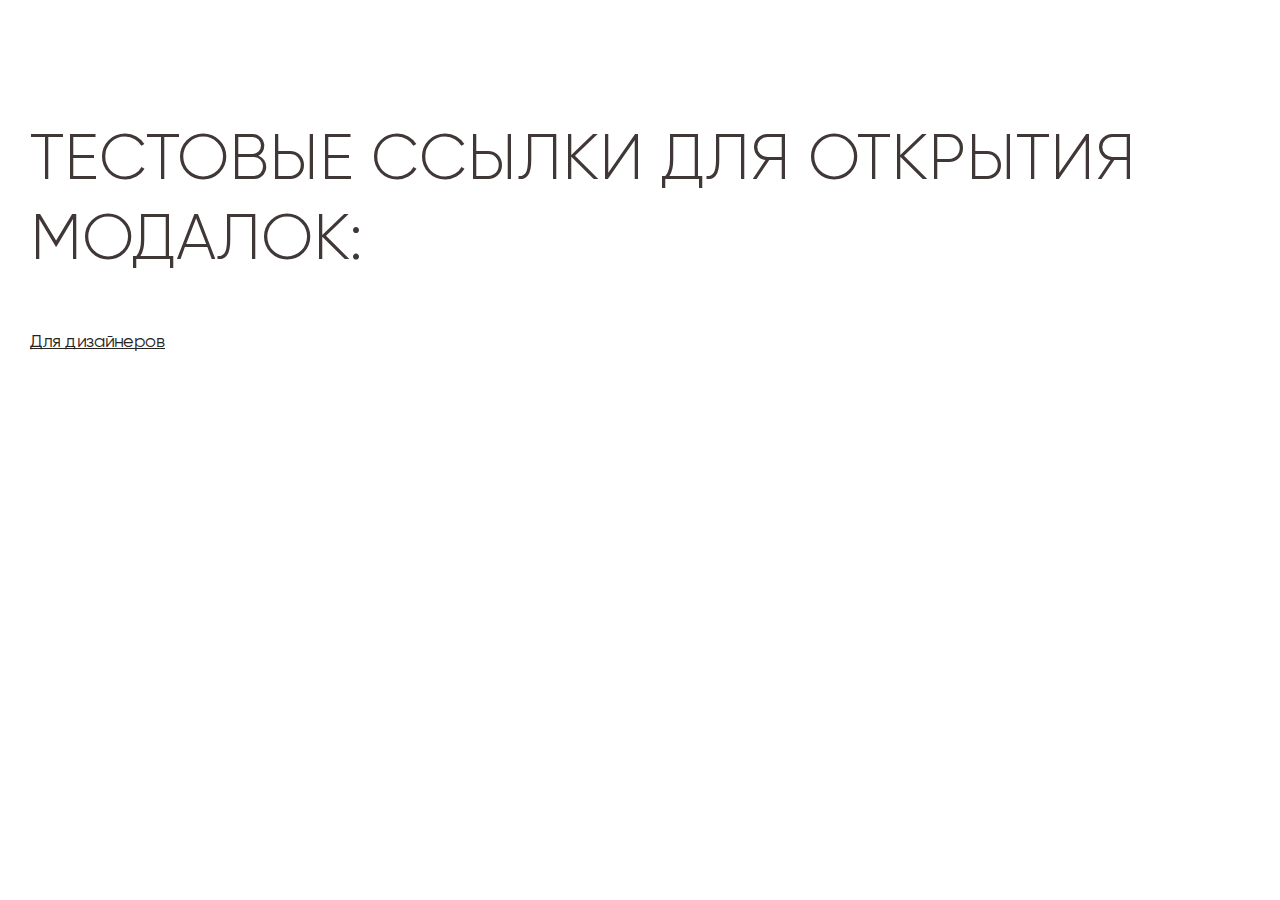
<file: pages/modals/modals.html>
<!DOCTYPE html>
<html lang="ru">

<head>
    <meta charset="UTF-8" />
    <meta name="viewport" content="width=device-width, user-scalable=no, viewport-fit=cover" />
    <title>Все модальные окна</title>

    <link rel="apple-touch-icon" sizes="180x180" href="../../img/favicon/apple-touch-icon.png">
    <link rel="icon" type="image/png" sizes="32x32" href="../../img/favicon/favicon-32x32.png">
    <link rel="icon" type="image/png" sizes="16x16" href="../../img/favicon/favicon-16x16.png">
    <link rel="manifest" href="../../img/favicon//site.webmanifest">
    <link rel="mask-icon" href="../../img/favicon/safari-pinned-tab.svg" color="#2f3c40">
    <meta name="msapplication-TileColor" content="#da532c">
    <meta name="theme-color" content="#ffffff">

    <link rel="stylesheet" type="text/css" href="../../fonts/stylesheet.css" />

    <link rel="stylesheet" type="text/css" href="../../libs/swiper/swiper-bundle.min.css" />
    <link rel="stylesheet" type="text/css" href="../../libs/selectric/selectric.css" />
    <link rel="stylesheet" type="text/css" href="../../libs/micromodal/micromodal.css" />
    <link rel="stylesheet" type="text/css" href="../../libs/fancybox/fancybox.css" />

    <link rel="stylesheet" type="text/css" href="../../css/style.css" />

    <style>
        .test-modals {
            padding: 30px;
        }

        .test-modals a {
            display: table;
            text-decoration: underline;
        }

        .test-modals h1 {
            margin-bottom: 50px;
        }

        .test-modals a+a {
            margin-top: 10px;
        }

        .test-modals a:hover {
            text-decoration-color: transparent;
        }
    </style>
</head>

<body>

    <div class="site-wrapper inner-page">
        <main class="main">
            <section class="test-modals">
                <h1 class="caption">Тестовые ссылки для открытия модалок:</h1>

                <a href="#" data-modal="modal-designer">Для дизайнеров</a>
            </section>
        </main>
    </div>

    <div class="micromodal-slide modal" id="modal-designer" aria-hidden="true">
        <div class="modal__overlay" tabindex="-1" data-micromodal-close>
            <div class="modal__container" role="dialog" aria-modal="true">
                <div class="modal__inner">
                    <button class="modal__close" aria-label="Close modal" data-micromodal-close>

                        <svg width="12" height="12" viewBox="0 0 12 12" fill="none" xmlns="http://www.w3.org/2000/svg">
                            <path d="M11 1L1 11M1 1L11 11" stroke="black" stroke-width="2" stroke-linecap="round"
                                stroke-linejoin="round" />
                        </svg>

                    </button>
                    <div class="modal__content" autocomplete="off">
                        <div class="modal-custom">
                            <form action="" class="form-modal">
                                <div class="form-modal__head">
                                    <h2 class="caption">Для дизайнеров</h2>
                                </div>
                                <p>Хотите сотрудничать? Заполните форму ниже и мы перезвоним вам.</p>

                                <div class="input-list">
                                    <div class="input-item">
                                        <label for="">Имя</label>
                                        <input type="text">
                                    </div>
                                    <div class="input-item">
                                        <label for="">Телефон</label>
                                        <input type="tel" class="phone-input">
                                    </div>
                                    <div class="input-item">
                                        <label for="">Электронная почта</label>
                                        <input type="mail">
                                    </div>
                                    <div class="input-item">
                                        <label for="">Комментарий</label>
                                        <textarea></textarea>
                                    </div>

                                    <button class="btn btn--gray">Отправить</button>
                                </div>

                                <span class="form-modal__desc">Нажимая на кнопку, вы соглашаетесь с <a
                                        href="#">политикой
                                        конфиденциальности</a></span>
                            </form>
                        </div>
                    </div>
                </div>
            </div>
        </div>
    </div>


    <script src="../../libs/jquery/jquery-3.6.4.min.js"></script>
    <script src="../../libs/swiper/swiper-bundle.min.js"></script>
    <script src="../../libs/selectric/jquery.selectric.min.js"></script>
    <script src="../../libs/micromodal/micromodal.min.js"></script>
    <script src="../../libs/tabslet/jquery.tabslet.min.js"></script>
    <script src="../../libs/fancybox/fancybox.umd.js"></script>
    <script src="../../libs/inputmask/jquery.inputmask.min.js"></script>
    <script src="../../js/main.js"></script>
</body>

</html>
</file>
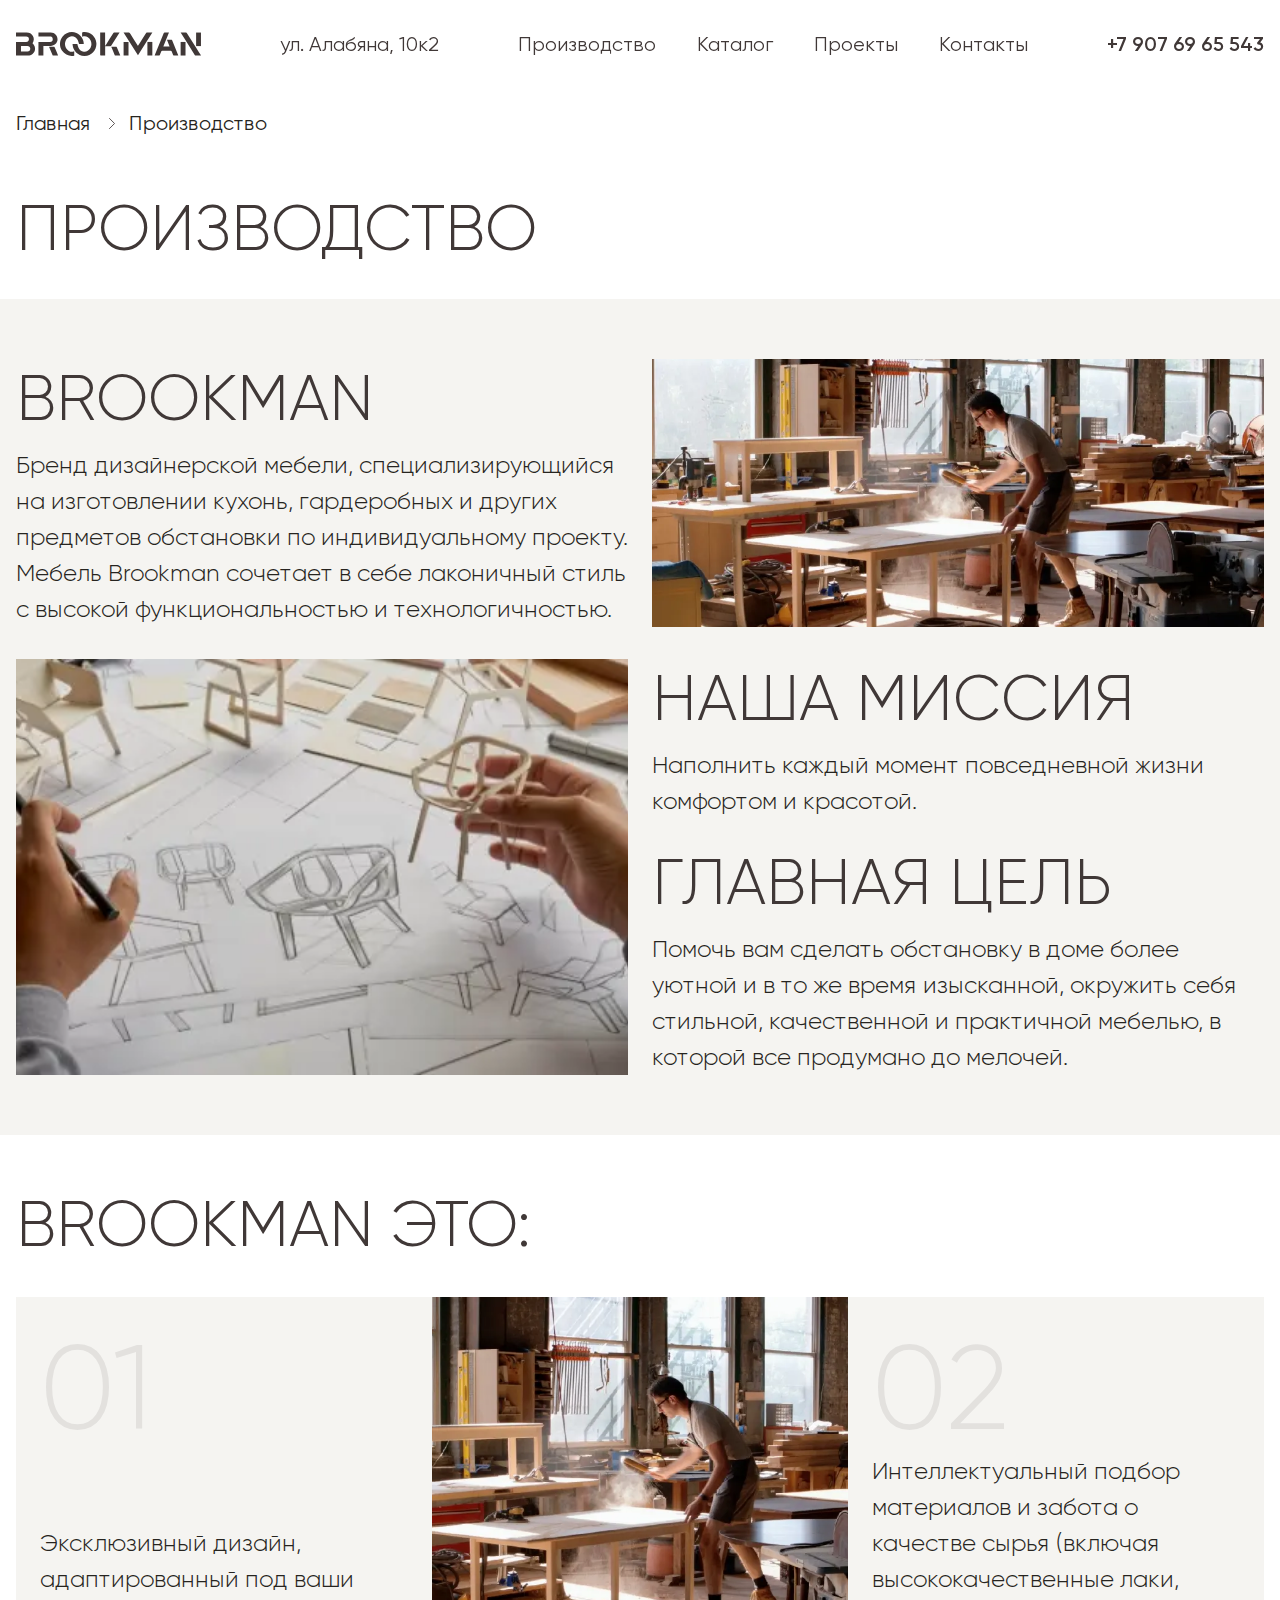
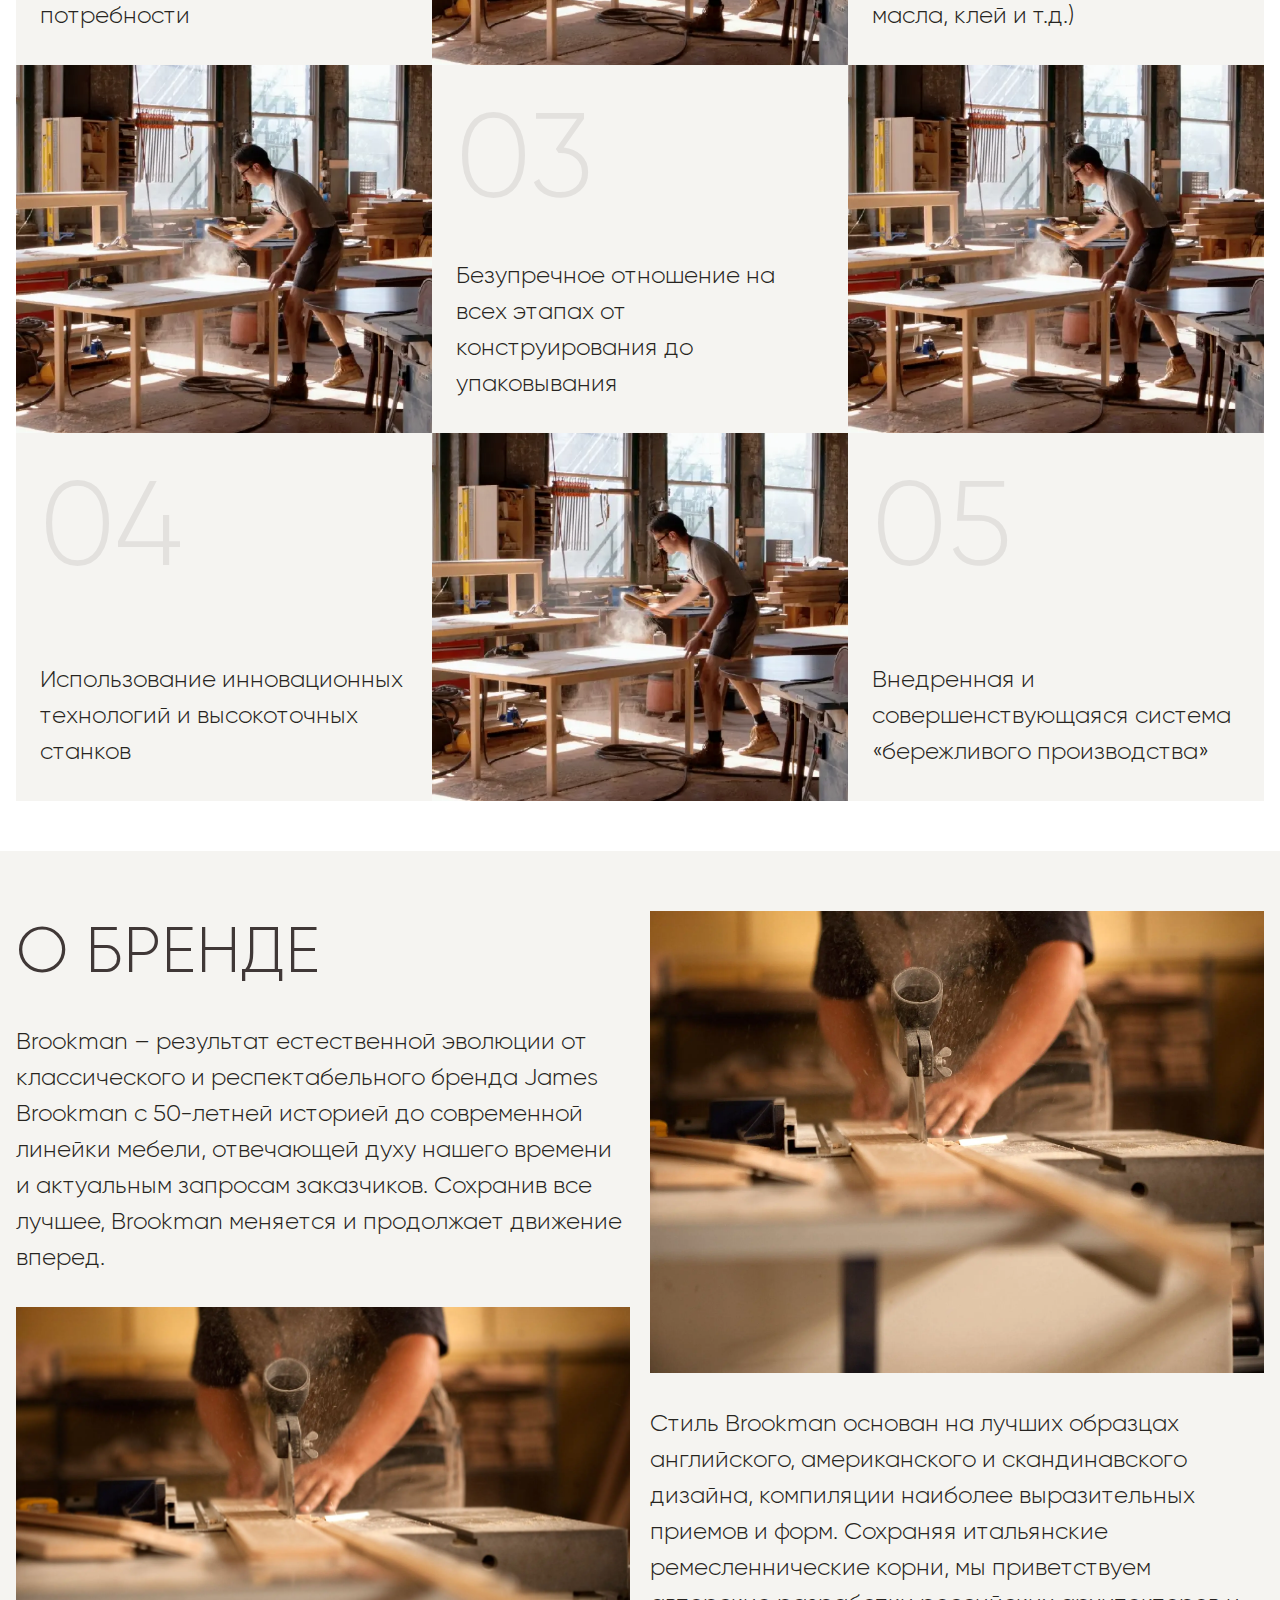
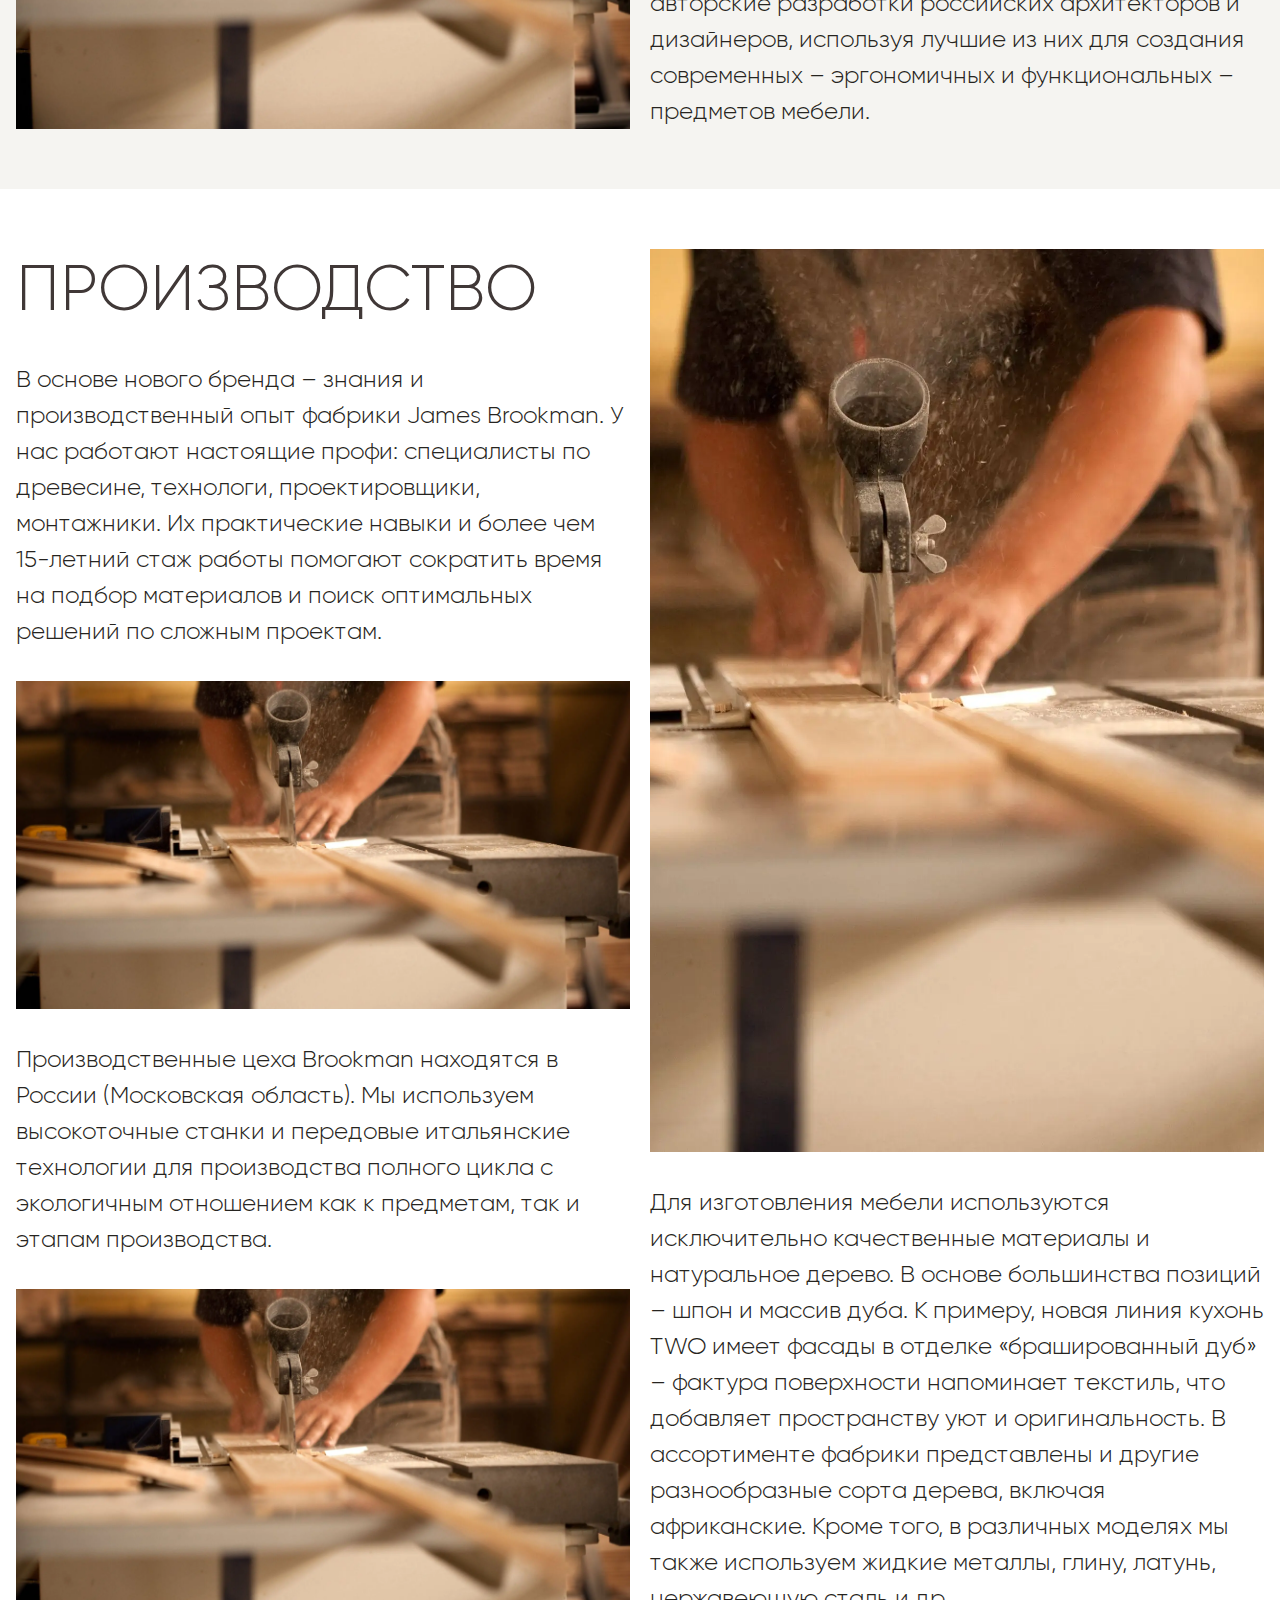
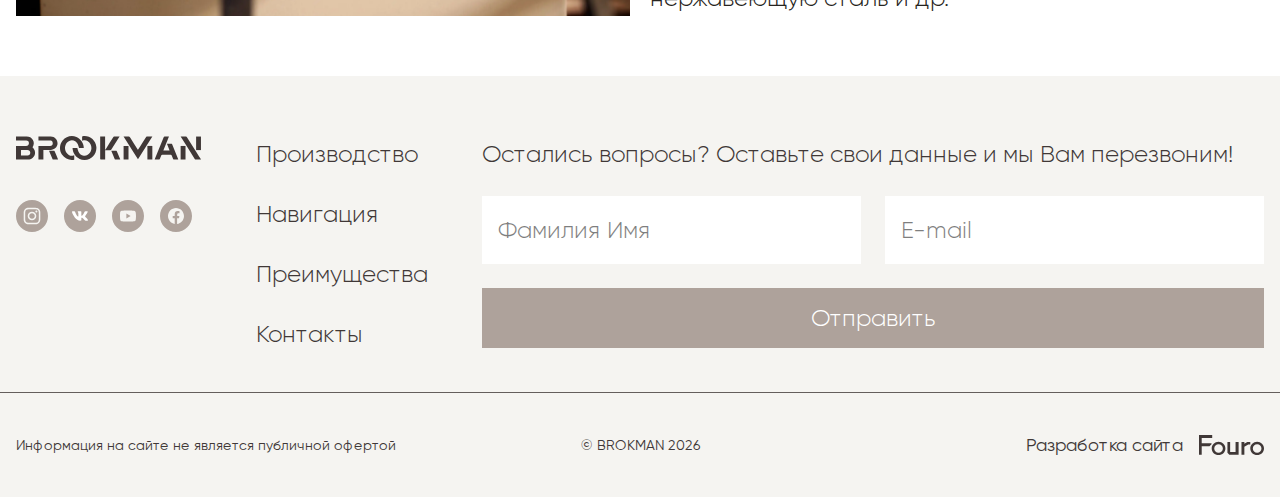
<file: pages/production/production.html>
<!DOCTYPE html>
<html lang="ru">

<head>
    <meta charset="UTF-8" />
    <meta name="viewport" content="width=device-width, user-scalable=no, viewport-fit=cover" />
    <title>Производство</title>

    <link rel="apple-touch-icon" sizes="180x180" href="../../img/favicon/apple-touch-icon.png">
    <link rel="icon" type="image/png" sizes="32x32" href="../../img/favicon/favicon-32x32.png">
    <link rel="icon" type="image/png" sizes="16x16" href="../../img/favicon/favicon-16x16.png">
    <link rel="manifest" href="../../img/favicon//site.webmanifest">
    <link rel="mask-icon" href="../../img/favicon/safari-pinned-tab.svg" color="#2f3c40">
    <meta name="msapplication-TileColor" content="#da532c">
    <meta name="theme-color" content="#ffffff">

    <link rel="stylesheet" type="text/css" href="../../fonts/stylesheet.css" />

    <link rel="stylesheet" type="text/css" href="../../libs/swiper/swiper-bundle.min.css" />
    <link rel="stylesheet" type="text/css" href="../../libs/selectric/selectric.css" />
    <link rel="stylesheet" type="text/css" href="../../libs/micromodal/micromodal.css" />
    <link rel="stylesheet" type="text/css" href="../../libs/fancybox/fancybox.css" />

    <link rel="stylesheet" type="text/css" href="../../css/style.css" />
</head>

<body>

    <div class="site-wrapper">
        <header class="header">
            <div class="container">
                <div class="header__inner">
                    <div class="logo">
                        <a href="#"></a>
                        <img src="../../img/svg/logo-white.svg" alt="logo">
                        <img class="logo--fixed" src="../../img/svg/logo-black.svg" alt="logo">
                    </div>

                    <span class="header__text">ул. Алабяна, 10к2</span>

                    <nav class="menu">
                        <ul class="menu__list">
                            <li class="menu__item"><a href="#" class="menu__link">Производство</a></li>
                            <li class="menu__item"><a href="#" class="menu__link">Каталог</a></li>
                            <li class="menu__item"><a href="#" class="menu__link">Проекты</a></li>
                            <li class="menu__item"><a href="#" class="menu__link">Контакты</a></li>
                        </ul>
                    </nav>

                    <a href="tel:79076965543" class="header__phone">+7 907 69 65 543</a>

                    <div class="header-mobile">

                        <button class="burger">
                            <span class="burger-line"></span>
                            <span class="burger-line"></span>
                            <span class="burger-line"></span>
                        </button>

                        <a class="header-mobile__phone" href="tel:79076965543">
                            <svg width="20.605469" height="20.605438" viewBox="0 0 20.6055 20.6054" fill="none"
                                xmlns="http://www.w3.org/2000/svg" xmlns:xlink="http://www.w3.org/1999/xlink">
                                <defs />
                                <path id="Icon"
                                    d="M6.45068 7.29868C6.39062 7.17398 6.36084 7.11163 6.33789 7.03275C6.2561 6.75238 6.3147 6.40814 6.48486 6.17068C6.53271 6.10388 6.58984 6.04672 6.7041 5.9324C7.05371 5.58282 7.22852 5.40802 7.34277 5.23224C7.77368 4.56934 7.77368 3.71475 7.34277 3.05188C7.22852 2.8761 7.05371 2.70129 6.7041 2.35168L6.50928 2.1568C5.97778 1.62537 5.71216 1.35965 5.42676 1.2153C4.85913 0.928223 4.18896 0.928223 3.62134 1.2153C3.33594 1.35965 3.07007 1.62537 2.53882 2.1568L2.3811 2.31445C1.85156 2.84406 1.58667 3.10889 1.38452 3.4689C1.15991 3.86841 0.998535 4.48892 1 4.94714C1.00122 5.36008 1.0813 5.6423 1.24146 6.20676C2.10254 9.24014 3.72705 12.1025 6.11499 14.4905C8.50293 16.8785 11.3652 18.5029 14.3987 19.3639C14.9631 19.5241 15.2454 19.6042 15.6584 19.6054C16.1165 19.6068 16.7371 19.4454 17.1365 19.221C17.4966 19.0188 17.7615 18.754 18.291 18.2243L18.4487 18.0667C18.98 17.5353 19.2458 17.2696 19.3901 16.9842C19.6772 16.4166 19.6772 15.7463 19.3901 15.1788C19.2458 14.8934 18.98 14.6277 18.4487 14.0963L18.2537 13.9014C17.9041 13.5518 17.7292 13.377 17.5537 13.2627C16.8906 12.8317 16.0361 12.8317 15.3733 13.2627C15.1975 13.377 15.0227 13.5518 14.6731 13.9014C14.5588 14.0157 14.5015 14.0728 14.4348 14.1207C14.1973 14.2907 13.853 14.3494 13.5728 14.2677C13.4939 14.2447 13.4314 14.2147 13.3069 14.1549C11.8572 13.4589 10.4985 12.5101 9.29688 11.3085C8.09546 10.1069 7.14648 8.74829 6.45068 7.29868Z"
                                    stroke="#FFFFFF" stroke-opacity="1.000000" stroke-width="2.000000"
                                    stroke-linejoin="round" />
                            </svg>
                        </a>
                    </div>
                </div>
            </div>
        </header>

        <main class="main">
            <section class="breadcrumbs-section">
                <div class="breadcrumbs">
                    <div class="container">
                        <ul class="breadcrumbs-list">
                            <li><a href="#" class="breadcrumbs-item">Главная</a></li>
                            <li><span class="breadcrumbs-item">Производство</span></li>
                        </ul>

                        <a href="#" class="breadcrumbs-mobile">
                            <svg width="16.000000" height="16.000000" viewBox="0 0 16 16" fill="none"
                                xmlns="http://www.w3.org/2000/svg" xmlns:xlink="http://www.w3.org/1999/xlink">
                                <defs>
                                    <clipPath id="clip167_1846">
                                        <rect id="info" width="16.000000" height="16.000000"
                                            transform="translate(16.000000 16.000000) rotate(-179.999985)" fill="white"
                                            fill-opacity="0"></rect>
                                    </clipPath>
                                </defs>
                                <rect id="info" width="16.000000" height="16.000000"
                                    transform="translate(16.000000 16.000000) rotate(-179.999985)" fill="#FFFFFF"
                                    fill-opacity="0"></rect>
                                <g clip-path="url(#clip167_1846)">
                                    <path id="Icon" d="M10 4L6 8L10 12" stroke="#403837" stroke-opacity="1.000000"
                                        stroke-width="1.000000" stroke-linejoin="round" stroke-linecap="round"></path>
                                </g>
                            </svg>
                            Главная
                        </a>
                    </div>
                </div>
            </section>
            <section class="production-caption">
                <div class="container">
                    <h1 class="caption">Производство</h1>
                </div>
            </section>
            <section class="production-about">
                <div class="container">
                    <div class="production-about__row">
                        <div class="production-about__content">
                            <div class="production-about__text">
                                <h2 class="caption">Brookman</h2>
                                <p>Бренд дизайнерской мебели, специализирующийся на изготовлении кухонь, гардеробных и
                                    других
                                    предметов обстановки по индивидуальному проекту. Мебель Brookman сочетает в себе
                                    лаконичный
                                    стиль с высокой функциональностью и технологичностью.</p>
                            </div>
                        </div>
                        <picture class="picture">
                            <source type="image/webp" srcset="../../img/pic-our-prod2.webp">
                            <img src="../../img/pic-our-prod2.jpg" alt="">
                        </picture>
                    </div>
                    <div class="production-about__row">
                        <div class="production-about__content">
                            <div class="production-about__text">
                                <h2 class="caption">Наша миссия</h2>
                                <p>Наполнить каждый момент повседневной жизни комфортом и красотой.</p>
                            </div>
                            <div class="production-about__text">
                                <h2 class="caption">Главная цель</h2>
                                <p>Помочь вам сделать обстановку в доме более уютной и в то же время изысканной,
                                    окружить
                                    себя стильной, качественной и практичной мебелью, в которой все продумано до
                                    мелочей.
                                </p>
                            </div>
                        </div>
                        <picture class="picture">
                            <source type="image/webp" srcset="../../img/pic-our-prod1.webp">
                            <img src="../../img/pic-our-prod1.jpg" alt="">
                        </picture>
                    </div>
                </div>
            </section>
            <section class="is-company">
                <div class="container">
                    <h2 class="caption">Brookman это:</h2>
                    <div class="is-company__list">
                        <div class="is-company__item">
                            <span class="num">01</span>
                            <p>Эксклюзивный дизайн, адаптированный под ваши потребности</p>
                        </div>
                        <picture class="is-company__item picture">
                            <source type="image/webp" srcset="../../img/pic-our-prod2.webp">
                            <img src="../../img/pic-our-prod2.jpg" alt="">
                        </picture>
                        <div class="is-company__item">
                            <span class="num">02</span>
                            <p>
                                Интеллектуальный подбор материалов и забота о качестве сырья (включая высококачественные
                                лаки, масла, клей и т.д.)
                            </p>
                        </div>
                        <picture class="is-company__item picture">
                            <source type="image/webp" srcset="../../img/pic-our-prod2.webp">
                            <img src="../../img/pic-our-prod2.jpg" alt="">
                        </picture>
                        <div class="is-company__item">
                            <span class="num">03</span>
                            <p>Безупречное отношение на всех этапах от конструирования до упаковывания</p>
                        </div>
                        <picture class="is-company__item picture">
                            <source type="image/webp" srcset="../../img/pic-our-prod2.webp">
                            <img src="../../img/pic-our-prod2.jpg" alt="">
                        </picture>
                        <div class="is-company__item">
                            <span class="num">04</span>
                            <p>
                                Использование инновационных технологий и высокоточных станков
                            </p>
                        </div>
                        <picture class="is-company__item picture">
                            <source type="image/webp" srcset="../../img/pic-our-prod2.webp">
                            <img src="../../img/pic-our-prod2.jpg" alt="">
                        </picture>
                        <div class="is-company__item">
                            <span class="num">05</span>
                            <p>Внедренная и совершенствующаяся система «бережливого производства»</p>
                        </div>
                        <picture class="is-company__item picture">
                            <source type="image/webp" srcset="../../img/pic-our-prod2.webp">
                            <img src="../../img/pic-our-prod2.jpg" alt="">
                        </picture>
                    </div>
                </div>
            </section>
            <section class="production-brand">
                <div class="container">
                    <div class="production-brand__content">
                        <div class="production-brand__left">
                            <h2 class="caption">О бренде</h2>
                            <p>
                                Brookman – результат естественной эволюции от классического и респектабельного бренда
                                James
                                Brookman с 50-летней историей до современной линейки мебели, отвечающей духу нашего
                                времени
                                и
                                актуальным запросам заказчиков. Сохранив все лучшее, Brookman меняется и продолжает
                                движение
                                вперед.
                            </p>
                            <picture class="picture">
                                <source type="image/webp" srcset="../../img/pic-brand.webp">
                                <img src="../../img/pic-brand.jpg" alt="">
                            </picture>
                        </div>
                        <div class="production-brand__right">
                            <picture class="picture">
                                <source type="image/webp" srcset="../../img/pic-brand.webp">
                                <img src="../../img/pic-brand.jpg" alt="">
                            </picture>
                            <p>
                                Стиль Brookman основан на лучших образцах английского, американского и скандинавского
                                дизайна, компиляции наиболее выразительных приемов и форм. Сохраняя итальянские
                                ремесленнические корни, мы приветствуем авторские разработки российских архитекторов и
                                дизайнеров, используя лучшие из них для создания современных – эргономичных и
                                функциональных
                                – предметов мебели.
                            </p>

                        </div>
                    </div>
                </div>
            </section>
            <section class="production-brand production-brand--white">
                <div class="container">
                    <div class="production-brand__content">
                        <div class="production-brand__left">
                            <h2 class="caption">Производство</h2>
                            <p>
                                В основе нового бренда – знания и производственный опыт фабрики James Brookman. У нас
                                работают настоящие профи: специалисты по древесине, технологи, проектировщики,
                                монтажники. Их практические навыки и более чем 15-летний стаж работы помогают сократить
                                время на подбор материалов и поиск оптимальных решений по сложным проектам.
                            </p>
                            <picture class="picture">
                                <source type="image/webp" srcset="../../img/pic-brand.webp">
                                <img src="../../img/pic-brand.jpg" alt="">
                            </picture>
                            <p>
                                Производственные цеха Brookman находятся в России (Московская область). Мы используем
                                высокоточные станки и передовые итальянские технологии для производства полного цикла с
                                экологичным отношением как к предметам, так и этапам производства.
                            </p>
                            <picture class="picture">
                                <source type="image/webp" srcset="../../img/pic-brand.webp">
                                <img src="../../img/pic-brand.jpg" alt="">
                            </picture>
                        </div>
                        <div class="production-brand__right">
                            <picture class="picture">
                                <source type="image/webp" srcset="../../img/pic-brand.webp">
                                <img src="../../img/pic-brand.jpg" alt="">
                            </picture>
                            <p>
                                Для изготовления мебели используются исключительно качественные материалы и натуральное
                                дерево. В основе большинства позиций – шпон и массив дуба. К примеру, новая линия кухонь
                                TWO имеет фасады в отделке «брашированный дуб» – фактура поверхности напоминает
                                текстиль, что добавляет пространству уют и оригинальность. В ассортименте фабрики
                                представлены и другие разнообразные сорта дерева, включая африканские. Кроме того, в
                                различных моделях мы также используем жидкие металлы, глину, латунь, нержавеющую сталь и
                                др.
                            </p>

                        </div>
                    </div>
                </div>
            </section>


        </main>

        <footer class="footer">
            <div class="footer-top">
                <div class="container">
                    <div class="footer__row">
                        <div class="footer__col">
                            <div class="logo">
                                <a href="#"></a>
                                <img src="../../img/svg/logo-black.svg" alt="logo">
                            </div>

                            <ul class="social">
                                <li>
                                    <a href="#">
                                        <svg width="32" height="32" viewBox="0 0 32 32" fill="none"
                                            xmlns="http://www.w3.org/2000/svg">
                                            <path
                                                d="M16 18.8C14.5 18.8 13.2 17.6 13.2 16C13.2 14.5 14.4 13.2 16 13.2C17.5 13.2 18.8 14.4 18.8 16C18.8 17.5 17.5 18.8 16 18.8Z"
                                                fill="#AEA29B" />
                                            <path fill-rule="evenodd" clip-rule="evenodd"
                                                d="M19.4 9.2H12.6C11.8 9.3 11.4 9.4 11.1 9.5C10.7 9.6 10.4 9.8 10.1 10.1C9.86261 10.3374 9.75045 10.5748 9.61489 10.8617C9.57916 10.9373 9.5417 11.0166 9.5 11.1C9.48453 11.1464 9.46667 11.1952 9.44752 11.2475C9.34291 11.5333 9.2 11.9238 9.2 12.6V19.4C9.3 20.2 9.4 20.6 9.5 20.9C9.6 21.3 9.8 21.6 10.1 21.9C10.3374 22.1374 10.5748 22.2495 10.8617 22.3851C10.9374 22.4209 11.0165 22.4583 11.1 22.5C11.1464 22.5155 11.1952 22.5333 11.2475 22.5525C11.5333 22.6571 11.9238 22.8 12.6 22.8H19.4C20.2 22.7 20.6 22.6 20.9 22.5C21.3 22.4 21.6 22.2 21.9 21.9C22.1374 21.6626 22.2495 21.4252 22.3851 21.1383C22.4209 21.0626 22.4583 20.9835 22.5 20.9C22.5155 20.8536 22.5333 20.8048 22.5525 20.7525C22.6571 20.4667 22.8 20.0762 22.8 19.4V12.6C22.7 11.8 22.6 11.4 22.5 11.1C22.4 10.7 22.2 10.4 21.9 10.1C21.6626 9.86261 21.4252 9.75045 21.1383 9.61488C21.0627 9.57918 20.9833 9.54167 20.9 9.5C20.8536 9.48453 20.8048 9.46666 20.7525 9.44752C20.4667 9.3429 20.0762 9.2 19.4 9.2ZM16 11.7C13.6 11.7 11.7 13.6 11.7 16C11.7 18.4 13.6 20.3 16 20.3C18.4 20.3 20.3 18.4 20.3 16C20.3 13.6 18.4 11.7 16 11.7ZM21.4 11.6C21.4 12.1523 20.9523 12.6 20.4 12.6C19.8477 12.6 19.4 12.1523 19.4 11.6C19.4 11.0477 19.8477 10.6 20.4 10.6C20.9523 10.6 21.4 11.0477 21.4 11.6Z"
                                                fill="#AEA29B" />
                                            <path fill-rule="evenodd" clip-rule="evenodd"
                                                d="M0 16C0 7.16344 7.16344 0 16 0C24.8366 0 32 7.16344 32 16C32 24.8366 24.8366 32 16 32C7.16344 32 0 24.8366 0 16ZM12.6 7.7H19.4C20.3 7.8 20.9 7.9 21.4 8.1C22 8.4 22.4 8.6 22.9 9.1C23.4 9.6 23.7 10.1 23.9 10.6C24.1 11.1 24.3 11.7 24.3 12.6V19.4C24.2 20.3 24.1 20.9 23.9 21.4C23.6 22 23.4 22.4 22.9 22.9C22.4 23.4 21.9 23.7 21.4 23.9C20.9 24.1 20.3 24.3 19.4 24.3H12.6C11.7 24.2 11.1 24.1 10.6 23.9C10 23.6 9.6 23.4 9.1 22.9C8.6 22.4 8.3 21.9 8.1 21.4C7.9 20.9 7.7 20.3 7.7 19.4V12.6C7.8 11.7 7.9 11.1 8.1 10.6C8.4 10 8.6 9.6 9.1 9.1C9.6 8.6 10.1 8.3 10.6 8.1C11.1 7.9 11.7 7.7 12.6 7.7Z"
                                                fill="#AEA29B" />
                                        </svg>
                                    </a>
                                </li>
                                <li>
                                    <a href="#">
                                        <svg width="32" height="32" viewBox="0 0 32 32" fill="none"
                                            xmlns="http://www.w3.org/2000/svg">
                                            <circle cx="16" cy="16" r="16" fill="#AEA29B" />
                                            <g clip-path="url(#clip0_195_243)">
                                                <path
                                                    d="M21.2767 16.6855C21.018 16.3588 21.092 16.2135 21.2767 15.9215C21.28 15.9182 23.4153 12.9675 23.6353 11.9668L23.6367 11.9662C23.746 11.6015 23.6367 11.3335 23.108 11.3335H21.3587C20.9133 11.3335 20.708 11.5635 20.598 11.8208C20.598 11.8208 19.7073 13.9528 18.4473 15.3348C18.0407 15.7342 17.8527 15.8622 17.6307 15.8622C17.5213 15.8622 17.3513 15.7342 17.3513 15.3695V11.9662C17.3513 11.5288 17.2267 11.3335 16.858 11.3335H14.1073C13.828 11.3335 13.662 11.5375 13.662 11.7275C13.662 12.1422 14.292 12.2375 14.3573 13.4042V15.9355C14.3573 16.4902 14.2567 16.5922 14.0333 16.5922C13.4387 16.5922 11.9953 14.4515 11.14 12.0015C10.9673 11.5262 10.7987 11.3342 10.35 11.3342H8.60002C8.10068 11.3342 8.00002 11.5642 8.00002 11.8215C8.00002 12.2762 8.59468 14.5368 10.7653 17.5235C12.212 19.5622 14.2493 20.6668 16.1027 20.6668C17.2167 20.6668 17.3527 20.4215 17.3527 19.9995C17.3527 18.0515 17.252 17.8675 17.81 17.8675C18.0687 17.8675 18.514 17.9955 19.554 18.9788C20.7427 20.1448 20.938 20.6668 21.6033 20.6668H23.3527C23.8513 20.6668 24.104 20.4215 23.9587 19.9375C23.626 18.9195 21.378 16.8255 21.2767 16.6855Z"
                                                    fill="white" />
                                            </g>
                                            <defs>
                                                <clipPath id="clip0_195_243">
                                                    <rect width="16" height="16" fill="white"
                                                        transform="translate(8.00002 8)" />
                                                </clipPath>
                                            </defs>
                                        </svg>

                                    </a>
                                </li>
                                <li>
                                    <a href="#">
                                        <svg width="32" height="32" viewBox="0 0 32 32" fill="none"
                                            xmlns="http://www.w3.org/2000/svg">
                                            <path d="M18.6 16L14.4 13.6V18.4L18.6 16Z" fill="#AEA29B" />
                                            <path fill-rule="evenodd" clip-rule="evenodd"
                                                d="M0 16C0 7.16344 7.16344 0 16 0C24.8366 0 32 7.16344 32 16C32 24.8366 24.8366 32 16 32C7.16344 32 0 24.8366 0 16ZM22.2 10.7C22.9 10.9 23.4 11.4 23.6 12.1C24 13.4 24 16 24 16C24 16 24 18.6 23.7 19.9C23.5 20.6 23 21.1 22.3 21.3C21 21.6 16 21.6 16 21.6C16 21.6 10.9 21.6 9.7 21.3C9 21.1 8.5 20.6 8.3 19.9C8 18.6 8 16 8 16C8 16 8 13.4 8.2 12.1C8.4 11.4 8.90001 10.9 9.60001 10.7C10.9 10.4 15.9 10.4 15.9 10.4C15.9 10.4 21 10.4 22.2 10.7Z"
                                                fill="#AEA29B" />
                                        </svg>
                                    </a>
                                </li>
                                <li>
                                    <a href="#">
                                        <svg width="32" height="32" viewBox="0 0 32 32" fill="none"
                                            xmlns="http://www.w3.org/2000/svg">
                                            <path fill-rule="evenodd" clip-rule="evenodd"
                                                d="M0 16C0 7.16344 7.16344 0 16 0C24.8366 0 32 7.16344 32 16C32 24.8366 24.8366 32 16 32C7.16344 32 0 24.8366 0 16ZM16 8C20.4 8 24 11.6 24 16C24 20 21.1 23.4 17.1 24V18.3H19L19.4 16H17.2V14.5C17.2 13.9 17.5 13.3 18.5 13.3H19.5V11.3C19.5 11.3 18.6 11.1 17.7 11.1C15.9 11.1 14.7 12.2 14.7 14.2V16H12.7V18.3H14.7V23.9C10.9 23.3 8 20 8 16C8 11.6 11.6 8 16 8Z"
                                                fill="#AEA29B" />
                                        </svg>
                                    </a>
                                </li>
                            </ul>
                        </div>
                        <div class="footer__col">
                            <ul class="footer-menu">
                                <li><a href="#">Производство</a></li>
                                <li><a href="#">Навигация</a></li>
                                <li><a href="#">Преимущества</a></li>
                                <li><a href="#">Контакты</a></li>
                            </ul>
                        </div>
                        <div class="footer__col">
                            <form action="" class="footer__form">
                                <span class="footer__text">Остались вопросы? Оставьте свои данные и мы Вам
                                    перезвоним!</span>
                                <div class="input-item">
                                    <input type="text" placeholder="Фамилия Имя" required>
                                </div>
                                <div class="input-item">
                                    <input type="text" placeholder="E-mail" required>
                                </div>
                                <button class="btn btn--gray">Отправить</button>
                            </form>
                        </div>
                    </div>
                </div>
            </div>
            <div class="footer-bottom">
                <div class="container">
                    <div class="footer-bottom__inner">
                        <p>Информация на сайте не является публичной офертой</p>
                        <span class="copyRight">&copy; brokman <span class="thisYear"></span></span>
                        <div class="developers">
                            <span class="developers__text">Разработка сайта</span>
                            <a href="#" class="developers-fouro">
                                <svg width="65" height="20" viewBox="0 0 65 20" fill="none"
                                    xmlns="http://www.w3.org/2000/svg">
                                    <path
                                        d="M13.2031 0H0V19.661H2.70833V11.3559H10.4948L12.526 9.32203V8.30509H2.70833V2.88136H13.2031V0Z"
                                        fill="#403837" />
                                    <path fill-rule="evenodd" clip-rule="evenodd"
                                        d="M19.5508 20C23.337 20 26.4062 17.0405 26.4062 13.3898C26.4062 9.73914 23.337 6.77966 19.5508 6.77966C15.7646 6.77966 12.6953 9.73914 12.6953 13.3898C12.6953 17.0405 15.7646 20 19.5508 20ZM19.5508 17.6271C21.9347 17.6271 23.8672 15.73 23.8672 13.3898C23.8672 11.0496 21.9347 9.15254 19.5508 9.15254C17.1669 9.15254 15.2344 11.0496 15.2344 13.3898C15.2344 15.73 17.1669 17.6271 19.5508 17.6271Z"
                                        fill="#403837" />
                                    <path fill-rule="evenodd" clip-rule="evenodd"
                                        d="M58.1445 20C61.9307 20 65 17.0405 65 13.3898C65 9.73914 61.9307 6.77966 58.1445 6.77966C54.3584 6.77966 51.2891 9.73914 51.2891 13.3898C51.2891 17.0405 54.3584 20 58.1445 20ZM58.1445 17.6271C60.5284 17.6271 62.4609 15.73 62.4609 13.3898C62.4609 11.0496 60.5284 9.15254 58.1445 9.15254C55.7606 9.15254 53.8281 11.0496 53.8281 13.3898C53.8281 15.73 55.7606 17.6271 58.1445 17.6271Z"
                                        fill="#403837" />
                                    <path
                                        d="M31.1458 7.11864H28.4375V17.7966L30.2995 19.661H39.6094V7.11864H36.5625V16.9492H31.1458V7.11864Z"
                                        fill="#403837" />
                                    <path
                                        d="M45.3646 7.11864H42.487V19.661H45.3646V11.6949L49.2578 9.49153H51.2891V7.11864H48.2422L45.3646 8.81356V7.11864Z"
                                        fill="#403837" />
                                </svg>
                            </a>
                        </div>
                    </div>
                </div>
            </div>

        </footer>
    </div>

    <script src="../../libs/jquery/jquery-3.6.4.min.js"></script>
    <script src="../../libs/swiper/swiper-bundle.min.js"></script>
    <script src="../../libs/selectric/jquery.selectric.min.js"></script>
    <script src="../../libs/micromodal/micromodal.min.js"></script>
    <script src="../../libs/tabslet/jquery.tabslet.min.js"></script>
    <script src="../../libs/fancybox/fancybox.umd.js"></script>
    <script src="../../libs/inputmask/jquery.inputmask.min.js"></script>
    <script src="../../js/main.js"></script>
</body>

</html>
</file>
<file: fonts/stylesheet.css>
@font-face {
    font-family: 'Gilroy';
    src: url('Gilroy-LightItalic.eot');
    src: local('Gilroy Light Italic'), local('Gilroy-LightItalic'),
        url('Gilroy-LightItalic.eot?#iefix') format('embedded-opentype'),
        url('Gilroy-LightItalic.woff') format('woff'),
        url('Gilroy-LightItalic.ttf') format('truetype');
    font-weight: 300;
    font-style: italic;
}

@font-face {
    font-family: 'Gilroy';
    src: url('Gilroy-BoldItalic.eot');
    src: local('Gilroy Bold Italic'), local('Gilroy-BoldItalic'),
        url('Gilroy-BoldItalic.eot?#iefix') format('embedded-opentype'),
        url('Gilroy-BoldItalic.woff') format('woff'),
        url('Gilroy-BoldItalic.ttf') format('truetype');
    font-weight: bold;
    font-style: italic;
}

@font-face {
    font-family: 'Gilroy';
    src: url('Gilroy-SemiBold.eot');
    src: local('Gilroy SemiBold'), local('Gilroy-SemiBold'),
        url('Gilroy-SemiBold.eot?#iefix') format('embedded-opentype'),
        url('Gilroy-SemiBold.woff') format('woff'),
        url('Gilroy-SemiBold.ttf') format('truetype');
    font-weight: 600;
    font-style: normal;
}


@font-face {
    font-family: 'Gilroy';
    src: url('Gilroy-SemiBoldItalic.eot');
    src: local('Gilroy SemiBold Italic'), local('Gilroy-SemiBoldItalic'),
        url('Gilroy-SemiBoldItalic.eot?#iefix') format('embedded-opentype'),
        url('Gilroy-SemiBoldItalic.woff') format('woff'),
        url('Gilroy-SemiBoldItalic.ttf') format('truetype');
    font-weight: 600;
    font-style: italic;
}

@font-face {
    font-family: 'Gilroy';
    src: url('Gilroy-Light.eot');
    src: local('Gilroy Light'), local('Gilroy-Light'),
        url('Gilroy-Light.eot?#iefix') format('embedded-opentype'),
        url('Gilroy-Light.woff') format('woff'),
        url('Gilroy-Light.ttf') format('truetype');
    font-weight: 300;
    font-style: normal;
}

@font-face {
    font-family: 'Gilroy';
    src: url('Gilroy-MediumItalic.eot');
    src: local('Gilroy Medium Italic'), local('Gilroy-MediumItalic'),
        url('Gilroy-MediumItalic.eot?#iefix') format('embedded-opentype'),
        url('Gilroy-MediumItalic.woff') format('woff'),
        url('Gilroy-MediumItalic.ttf') format('truetype');
    font-weight: 500;
    font-style: italic;
}

@font-face {
    font-family: 'Gilroy';
    src: url('Gilroy-Regular.eot');
    src: local('Gilroy Regular'), local('Gilroy-Regular'),
        url('Gilroy-Regular.eot?#iefix') format('embedded-opentype'),
        url('Gilroy-Regular.woff') format('woff'),
        url('Gilroy-Regular.ttf') format('truetype');
    font-weight: normal;
    font-style: normal;
}


@font-face {
    font-family: 'Gilroy';
    src: url('Gilroy-Medium.eot');
    src: local('Gilroy Medium'), local('Gilroy-Medium'),
        url('Gilroy-Medium.eot?#iefix') format('embedded-opentype'),
        url('Gilroy-Medium.woff') format('woff'),
        url('Gilroy-Medium.ttf') format('truetype');
    font-weight: 500;
    font-style: normal;
}

@font-face {
    font-family: 'Gilroy';
    src: url('Gilroy-RegularItalic.eot');
    src: local('Gilroy Regular Italic'), local('Gilroy-RegularItalic'),
        url('Gilroy-RegularItalic.eot?#iefix') format('embedded-opentype'),
        url('Gilroy-RegularItalic.woff') format('woff'),
        url('Gilroy-RegularItalic.ttf') format('truetype');
    font-weight: normal;
    font-style: italic;
}


@font-face {
    font-family: 'Gilroy';
    src: url('Gilroy-Bold.eot');
    src: local('Gilroy Bold'), local('Gilroy-Bold'),
        url('Gilroy-Bold.eot?#iefix') format('embedded-opentype'),
        url('Gilroy-Bold.woff') format('woff'),
        url('Gilroy-Bold.ttf') format('truetype');
    font-weight: bold;
    font-style: normal;
}
</file>
<file: libs/selectric/selectric.css>
/*======================================
  Selectric v1.13.0
======================================*/

.selectric-wrapper {
  position: relative;
  cursor: pointer;
}

.selectric-responsive {
  width: 100%;
}

.selectric {
  border: 1px solid #DDD;
  border-radius: 0px;
  background: #F8F8F8;
  position: relative;
  overflow: hidden;
}

.selectric .label {
  display: block;
  white-space: nowrap;
  overflow: hidden;
  text-overflow: ellipsis;
  margin: 0 38px 0 10px;
  font-size: 12px;
  line-height: 38px;
  color: #444;
  height: 38px;
  -webkit-user-select: none;
     -moz-user-select: none;
      -ms-user-select: none;
          user-select: none;
}

.selectric .button {
  display: block;
  position: absolute;
  right: 0;
  top: 0;
  width: 38px;
  height: 38px;
  line-height: 38px;
  background-color: #F8f8f8;
  color: #BBB;
  text-align: center;
  font: 0/0 a;
  *font: 20px/38px Lucida Sans Unicode, Arial Unicode MS, Arial;
}

.selectric .button:after {
  content: " ";
  position: absolute;
  top: 0;
  right: 0;
  bottom: 0;
  left: 0;
  margin: auto;
  width: 0;
  height: 0;
  border: 4px solid transparent;
  border-top-color: #BBB;
  border-bottom: none;
}

.selectric-focus .selectric {
  border-color: #aaaaaa;
}

.selectric-hover .selectric {
  border-color: #c4c4c4;
}

.selectric-hover .selectric .button {
  color: #a2a2a2;
}

.selectric-hover .selectric .button:after {
  border-top-color: #a2a2a2;
}

.selectric-open {
  z-index: 9999;
}

.selectric-open .selectric {
  border-color: #c4c4c4;
}

.selectric-open .selectric-items {
  display: block;
}

.selectric-disabled {
  filter: alpha(opacity=50);
  opacity: 0.5;
  cursor: default;
  -webkit-user-select: none;
     -moz-user-select: none;
      -ms-user-select: none;
          user-select: none;
}

.selectric-hide-select {
  position: relative;
  overflow: hidden;
  width: 0;
  height: 0;
}

.selectric-hide-select select {
  position: absolute;
  left: -100%;
}

.selectric-hide-select.selectric-is-native {
  position: absolute;
  width: 100%;
  height: 100%;
  z-index: 10;
}

.selectric-hide-select.selectric-is-native select {
  position: absolute;
  top: 0;
  left: 0;
  right: 0;
  height: 100%;
  width: 100%;
  border: none;
  z-index: 1;
  box-sizing: border-box;
  opacity: 0;
}

.selectric-input {
  position: absolute !important;
  top: 0 !important;
  left: 0 !important;
  overflow: hidden !important;
  clip: rect(0, 0, 0, 0) !important;
  margin: 0 !important;
  padding: 0 !important;
  width: 1px !important;
  height: 1px !important;
  outline: none !important;
  border: none !important;
  *font: 0/0 a !important;
  background: none !important;
}

.selectric-temp-show {
  position: absolute !important;
  visibility: hidden !important;
  display: block !important;
}

/* Items box */
.selectric-items {
  display: none;
  position: absolute;
  top: 100%;
  left: 0;
  background: #F8F8F8;
  border: 1px solid #c4c4c4;
  z-index: -1;
  box-shadow: 0 0 10px -6px;
}

.selectric-items .selectric-scroll {
  height: 100%;
  overflow: auto;
}

.selectric-above .selectric-items {
  top: auto;
  bottom: 100%;
}

.selectric-items ul, .selectric-items li {
  list-style: none;
  padding: 0;
  margin: 0;
  font-size: 12px;
  line-height: 20px;
  min-height: 20px;
}

.selectric-items li {
  display: block;
  padding: 10px;
  color: #666;
  cursor: pointer;
}

.selectric-items li.selected {
  background: #E0E0E0;
  color: #444;
}

.selectric-items li.highlighted {
  background: #D0D0D0;
  color: #444;
}

.selectric-items li:hover {
  background: #D5D5D5;
  color: #444;
}

.selectric-items .disabled {
  filter: alpha(opacity=50);
  opacity: 0.5;
  cursor: default !important;
  background: none !important;
  color: #666 !important;
  -webkit-user-select: none;
     -moz-user-select: none;
      -ms-user-select: none;
          user-select: none;
}

.selectric-items .selectric-group .selectric-group-label {
  font-weight: bold;
  padding-left: 10px;
  cursor: default;
  -webkit-user-select: none;
     -moz-user-select: none;
      -ms-user-select: none;
          user-select: none;
  background: none;
  color: #444;
}

.selectric-items .selectric-group.disabled li {
  filter: alpha(opacity=100);
  opacity: 1;
}

.selectric-items .selectric-group li {
  padding-left: 25px;
}
</file>
<file: libs/micromodal/micromodal.css>
/**************************\
  Basic Modal Styles
\**************************/

.modal {
  font-family: -apple-system,BlinkMacSystemFont,avenir next,avenir,helvetica neue,helvetica,ubuntu,roboto,noto,segoe ui,arial,sans-serif;
}

.modal__overlay {
  position: fixed;
  top: 0;
  left: 0;
  right: 0;
  bottom: 0;
  background: rgba(0,0,0,0.6);
  display: flex;
  justify-content: center;
  align-items: center;
}

.modal__container {
  background-color: #fff;
  padding: 30px;
  max-width: 500px;
  max-height: 100vh;
  border-radius: 4px;
  overflow-y: auto;
  box-sizing: border-box;
}

.modal__header {
  display: flex;
  justify-content: space-between;
  align-items: center;
}

.modal__title {
  margin-top: 0;
  margin-bottom: 0;
  font-weight: 600;
  font-size: 1.25rem;
  line-height: 1.25;
  color: #00449e;
  box-sizing: border-box;
}

.modal__close {
  background: transparent;
  border: 0;
}

.modal__header .modal__close:before { content: "\2715"; }

.modal__content {
  margin-top: 2rem;
  margin-bottom: 2rem;
  line-height: 1.5;
  color: rgba(0,0,0,.8);
}

.modal__btn {
  font-size: .875rem;
  padding-left: 1rem;
  padding-right: 1rem;
  padding-top: .5rem;
  padding-bottom: .5rem;
  background-color: #e6e6e6;
  color: rgba(0,0,0,.8);
  border-radius: .25rem;
  border-style: none;
  border-width: 0;
  cursor: pointer;
  -webkit-appearance: button;
  text-transform: none;
  overflow: visible;
  line-height: 1.15;
  margin: 0;
  will-change: transform;
  -moz-osx-font-smoothing: grayscale;
  -webkit-backface-visibility: hidden;
  backface-visibility: hidden;
  -webkit-transform: translateZ(0);
  transform: translateZ(0);
  transition: -webkit-transform .25s ease-out;
  transition: transform .25s ease-out;
  transition: transform .25s ease-out,-webkit-transform .25s ease-out;
}

.modal__btn:focus, .modal__btn:hover {
  -webkit-transform: scale(1.05);
  transform: scale(1.05);
}

.modal__btn-primary {
  background-color: #00449e;
  color: #fff;
}



/**************************\
  Demo Animation Style
\**************************/
@keyframes mmfadeIn {
    from { opacity: 0; }
      to { opacity: 1; }
}

@keyframes mmfadeOut {
    from { opacity: 1; }
      to { opacity: 0; }
}

@keyframes mmslideIn {
  from { transform: translateY(15%); }
    to { transform: translateY(0); }
}

@keyframes mmslideOut {
    from { transform: translateY(0); }
    to { transform: translateY(-10%); }
}

.micromodal-slide {
  display: none;
}

.micromodal-slide.is-open {
  display: block;
}

.micromodal-slide[aria-hidden="false"] .modal__overlay {
  animation: mmfadeIn .3s cubic-bezier(0.0, 0.0, 0.2, 1);
}

.micromodal-slide[aria-hidden="false"] .modal__container {
  animation: mmslideIn .3s cubic-bezier(0, 0, .2, 1);
}

.micromodal-slide[aria-hidden="true"] .modal__overlay {
  animation: mmfadeOut .3s cubic-bezier(0.0, 0.0, 0.2, 1);
}

.micromodal-slide[aria-hidden="true"] .modal__container {
  animation: mmslideOut .3s cubic-bezier(0, 0, .2, 1);
}

.micromodal-slide .modal__container,
.micromodal-slide .modal__overlay {
  will-change: transform;
}
</file>
<file: css/style.css>
*,
*:before,
*:after {
  -webkit-box-sizing: border-box;
  -moz-box-sizing: border-box;
  box-sizing: border-box;
  -webkit-text-size-adjust: 100%;
  -moz-text-size-adjust: 100%;
  -ms-text-size-adjust: 100%;
}

html {
  padding: env(safe-area-inset);
}

html,
body {
  -webkit-box-sizing: border-box;
  -moz-box-sizing: border-box;
  box-sizing: border-box;
  -webkit-text-size-adjust: 100%;
  -moz-text-size-adjust: 100%;
  -ms-text-size-adjust: 100%;
  scroll-behavior: smooth;
  margin: 0 auto !important;
}

body {
  margin: 0 auto;
  padding: 0px;
  -webkit-outline: none;
  outline: none;
  position: relative;
  min-width: 320px;
  max-height: 1000000px;
  min-height: 100vh;
  text-decoration-skip: objects;
  -webkit-font-smoothing: antialiased;
  -webkit-tap-highlight-color: transparent;
}

:focus,
:active,
:hover,
:link {
  -webkit-tap-highlight-color: rgba(0, 0, 0, 0) !important;
  -webkit-focus-ring-color: rgba(0, 0, 0, 0) !important;
  -webkit-outline: none;
  outline: none;
}

ul,
ol {
  list-style-position: inside;
  list-style-type: none;
  padding: 0;
  margin: 0;
  text-align: left;
}

li {
  height: auto;
}

h1,
h2,
h3,
h4,
h5,
h6,
p {
  margin: 0;
}

iframe {
  display: block;
  border: none;
}

img {
  display: block;
  border: none;
  max-width: 100%;
}

textarea {
  white-space: pre-wrap;
  resize: none;
}

button,
select {
  display: block;
  padding: 0;
  border: none;
  -webkit-border-radius: 0;
  -moz-border-radius: 0;
  -ms-border-radius: 0;
  border-radius: 0;
  font-family: inherit;
  background-color: transparent;
  -webkit-appearance: none;
  -moz-appearance: none;
  appearance: none;
  -webkit-box-shadow: none;
  -moz-box-shadow: none;
  box-shadow: none;
  text-transform: none;
}

button {
  width: auto;
  cursor: pointer;
}

button::-moz-focus-inner,
[type=button]::-moz-focus-inner,
[type=reset]::-moz-focus-inner,
[type=submit]::-moz-focus-inner {
  border: none;
  padding: 0;
}

[type=search],
button:-moz-focusring,
[type=button]:-moz-focusring,
[type=reset]:-moz-focusring,
[type=submit]:-moz-focusring {
  -webkit-outline: none;
  outline: none;
}

[type=search]::-webkit-search-decoration,
::-webkit-file-upload-button {
  -webkit-appearance: none;
  -moz-appearance: none;
  appearance: none;
}

[hidden],
::-ms-clear,
area {
  display: none;
}

fieldset {
  border: none;
  margin: 0;
  padding: 0;
}

legend {
  display: block;
  padding: 0;
}

menu,
dir {
  list-style: none;
  margin: 0;
  padding: 0;
}

::-webkit-input-placeholder {
  color: inherit;
}

:-ms-input-placeholder {
  color: inherit;
}

::-moz-input-placeholder {
  color: inherit;
}

::-moz-placeholder {
  color: inherit;
}

:-moz-placeholder {
  color: inherit;
}

a {
  background-color: transparent;
  color: inherit;
  text-decoration: none;
  -webkit-outline: none;
  outline: none;
}

[type=date]::-webkit-inner-spin-button {
  display: none;
}

[type=date]::-webkit-calendar-picker-indicator {
  opacity: 0;
}

body {
  font-family: "Gilroy";
  font-weight: 400;
  font-size: 18px;
  line-height: 26px;
  color: #262420;
}
body.hidden {
  overflow: hidden;
}

.container {
  width: 100%;
  max-width: 1520px;
  margin: 0 auto;
}

a {
  text-decoration-skip-ink: none;
}

label,
textarea,
input {
  -webkit-appearance: none;
  -webkit-border-radius: 50px;
  -moz-border-radius: 50px;
  -ms-border-radius: 50px;
  border-radius: 50px;
  font-family: "Gilroy";
}

.site-wrapper {
  display: flex;
  flex-direction: column;
  flex-wrap: wrap;
  min-height: 100vh;
  width: 100%;
}
.site-wrapper .footer {
  margin-top: auto;
}

.logo {
  position: relative;
  z-index: 1;
  -webkit-transition: all 0.3s;
  -moz-transition: all 0.3s;
  -o-transition: all 0.3s;
  transition: all 0.3s;
  cursor: pointer;
  border-radius: 50%;
}
.logo > a {
  display: block;
  position: absolute;
  left: 0;
  top: 0;
  width: 100%;
  height: 100%;
  z-index: 7;
  overflow: hidden;
  text-indent: 200%;
  white-space: nowrap;
}
.logo:hover {
  transform: scale(1.05);
}
.logo .picture {
  width: 100px;
  height: 100px;
}
.logo .picture img {
  position: absolute;
  left: 0;
  top: 0;
  width: 100%;
  height: 100%;
  transition: all 0.3s;
}

.logo--fixed {
  display: none;
}

.main {
  width: 100%;
}

.input-item {
  position: relative;
}
.input-item input, .input-item textarea {
  width: 100%;
  height: 68px;
  border: 0;
  border-radius: 0;
  background-color: #fff;
  font-size: 24px;
  font-weight: 300;
  line-height: 36px;
  padding: 16px;
}
.input-item input::placeholder, .input-item textarea::placeholder {
  opacity: 0.5;
}
.input-item label {
  font-weight: 400;
  font-size: 14px;
  line-height: 16px;
  color: #80726a;
  display: block;
}
.input-item textarea {
  height: 143px;
  padding: 16px 20px;
}
.input-item .icon {
  position: absolute;
  bottom: 9px;
  right: 1px;
}
.input-item .icon svg {
  color: rgb(0, 0, 0);
  fill: rgb(0, 0, 0);
}
.input-item .icon-check {
  position: absolute;
  right: 24px;
  top: 50%;
  margin-top: -10px;
}
.input-item .icon-social {
  position: absolute;
  left: 16px;
  top: 50%;
  margin-top: -6px;
}

.check-block {
  display: flex;
  align-items: center;
  min-height: 25px;
}
.check-block input {
  display: none;
}
.check-block input:checked + label {
  color: rgb(0, 0, 0);
}
.check-block input:checked + label::before {
  background-color: rgb(0, 0, 0);
  border-color: rgb(0, 0, 0);
}
.check-block input:checked + label::after {
  opacity: 1;
}
.check-block label {
  cursor: pointer;
  padding-left: 38px;
  position: relative;
  color: #262420;
  font-size: 16px;
  font-weight: 400;
  line-height: 19px;
  -webkit-transition: color 0.3s;
  -moz-transition: color 0.3s;
  -o-transition: color 0.3s;
  transition: color 0.3s;
}
.check-block label::before {
  content: "";
  position: absolute;
  -webkit-transition: all 0.3s;
  -moz-transition: all 0.3s;
  -o-transition: all 0.3s;
  transition: all 0.3s;
  left: 0;
  top: 50%;
  width: 24px;
  height: 24px;
  -moz-transform: translateY(-50%);
  -ms-transform: translateY(-50%);
  -webkit-transform: translateY(-50%);
  -o-transform: translateY(-50%);
  transform: translateY(-50%);
  border: solid 1px rgb(153, 153, 153);
  -webkit-border-radius: 3px;
  -moz-border-radius: 3px;
  -ms-border-radius: 3px;
  border-radius: 3px;
}
.check-block label::after {
  content: "";
  position: absolute;
  -webkit-transition: all 0.3s;
  -moz-transition: all 0.3s;
  -o-transition: all 0.3s;
  transition: all 0.3s;
  top: 50%;
  left: 0;
  top: 50%;
  width: 24px;
  height: 24px;
  -moz-transform: translateY(-50%);
  -ms-transform: translateY(-50%);
  -webkit-transform: translateY(-50%);
  -o-transform: translateY(-50%);
  transform: translateY(-50%);
  background-image: url(../img/svg/check.svg);
  background-position: center;
  background-repeat: no-repeat;
}
.check-block a {
  text-decoration: underline;
  -webkit-transition: text-decoration 0.3s;
  -moz-transition: text-decoration 0.3s;
  -o-transition: text-decoration 0.3s;
  transition: text-decoration 0.3s;
}
.check-block a:hover {
  text-decoration-color: transparent;
}
.check-block + .check-block {
  margin-top: 16px;
}

.selectric {
  border: 0;
  background: transparent;
  width: 100%;
  height: 47px;
  width: 100%;
  -webkit-border-radius: 0;
  -moz-border-radius: 0;
  -ms-border-radius: 0;
  border-radius: 0;
}
.selectric .label {
  font-weight: 400;
  font-size: 16px;
  line-height: 24px;
  height: 100%;
  padding: 10px 0;
  padding-right: 40px;
  margin: 0;
  color: rgb(0, 0, 0);
}
.selectric .button {
  width: 48px;
  height: 100%;
  background: transparent;
  display: flex;
  background-image: url("../img/arrow_bottom.svg");
  background-position: center;
  background-repeat: no-repeat;
  -webkit-transition: all 0.3s;
  -moz-transition: all 0.3s;
  -o-transition: all 0.3s;
  transition: all 0.3s;
}
.selectric .button::after {
  display: none;
}

.selectric-wrapper {
  border: 0;
  outline: none;
}
.selectric-wrapper.selectric-hover .selectric {
  border-color: rgb(0, 0, 0);
}
.selectric-wrapper.selectric-open .selectric {
  border-color: rgb(0, 0, 0);
}
.selectric-wrapper.selectric-open .selectric .button {
  -moz-transform: scale(1, -1);
  -ms-transform: scale(1, -1);
  -webkit-transform: scale(1, -1);
  -o-transform: scale(1, -1);
  transform: scale(1, -1);
}
.selectric-wrapper.selectric-above .selectric-items {
  border: solid 1px rgb(0, 0, 0);
}
.selectric-items {
  background: transparent;
  background-color: rgb(255, 255, 255);
  border: 1px solid rgb(0, 0, 0);
  overflow: hidden;
  -webkit-border-radius: 16px;
  -moz-border-radius: 16px;
  -ms-border-radius: 16px;
  border-radius: 16px;
  -webkit-box-shadow: none;
  -moz-box-shadow: none;
  box-shadow: none;
  z-index: -1;
}

.selectric-scroll {
  border: 0;
}
.selectric-scroll ul {
  padding-top: 5px;
}
.selectric-scroll ul li {
  font-weight: 400;
  font-size: 14px;
  line-height: 18px;
  color: #7b7b7b;
  padding: 8px;
  -webkit-transition: all 0.3s;
  -moz-transition: all 0.3s;
  -o-transition: all 0.3s;
  transition: all 0.3s;
}
.selectric-scroll ul li.highlighted, .selectric-scroll ul li.selected {
  background: transparent !important;
  text-decoration: underline;
  color: rgb(0, 0, 0);
}
.selectric-scroll ul li:hover {
  background: transparent !important;
  color: rgb(0, 0, 0);
}

.modal {
  font-family: "Gilroy";
  display: none;
  width: 100%;
  height: 100%;
  top: 0;
  left: 0;
  color: #262420;
}

.modal.is-open {
  display: block;
  z-index: 15;
  position: fixed;
}

.modal__container {
  overflow: auto;
  background: transparent;
  padding: 0;
  margin: 0;
  width: 100%;
  max-width: 616px;
  padding: 50px 0;
}

.modal__content {
  padding: 0;
  margin: 0;
}
.modal__content .link {
  font-size: 14px;
  line-height: 25px;
  font-weight: 500;
  letter-spacing: 0.05em;
  text-decoration-line: underline;
  -webkit-transition: all 0.3s;
  -moz-transition: all 0.3s;
  -o-transition: all 0.3s;
  transition: all 0.3s;
  color: #4c535b;
}
.modal__content .link:hover {
  text-decoration-color: transparent;
}

.modal__close {
  -webkit-transition: all 0.3s;
  -moz-transition: all 0.3s;
  -o-transition: all 0.3s;
  transition: all 0.3s;
  position: absolute;
  right: 39px;
  top: 63px;
  display: flex;
  z-index: 10;
  font-weight: 400;
  font-size: 14px;
  line-height: 17px;
  color: #292929;
  align-items: center;
  gap: 11px;
  margin-left: auto;
  margin-bottom: 16px;
}
.modal__close:hover {
  opacity: 0.75;
}
.modal__close svg {
  pointer-events: none;
}

.modal__content .scroll::-webkit-scrollbar {
  width: 5px;
  -webkit-border-radius: 10px;
  -moz-border-radius: 10px;
  -ms-border-radius: 10px;
  border-radius: 10px;
  margin-right: 12px;
}
.modal__content .scroll::-webkit-scrollbar-track {
  background: #d9d9d9;
  -webkit-border-radius: 10px;
  -moz-border-radius: 10px;
  -ms-border-radius: 10px;
  border-radius: 10px;
}
.modal__content .scroll::-webkit-scrollbar-thumb {
  background: rgb(0, 0, 0);
  -webkit-border-radius: 10px;
  -moz-border-radius: 10px;
  -ms-border-radius: 10px;
  border-radius: 10px;
}

.modal__inner {
  background-color: rgb(255, 255, 255);
  margin: 0 auto;
  position: relative;
  background-repeat: no-repeat;
  background-position: center;
  background-size: contain;
  padding: 40px 32px;
  text-align: center;
}

.micromodal-slide .modal__container,
.micromodal-slide .modal__overlay {
  will-change: inherit;
}

.modal__overlay {
  background-color: rgba(64, 56, 55, 0.4);
}

.selectric-open {
  z-index: 4;
}

div {
  scrollbar-color: rgba(255, 255, 255, 0.33) transparent;
  scrollbar-width: thin;
}
div::-webkit-scrollbar {
  width: 5px;
  background-color: transparent;
  left: 5px;
}
div::-webkit-scrollbar-thumb {
  width: 5px;
  background-color: rgba(255, 255, 255, 0.33);
  -webkit-border-radius: 10px;
  -moz-border-radius: 10px;
  -ms-border-radius: 10px;
  border-radius: 10px;
}

picture {
  position: relative;
  display: block;
}
picture img {
  width: 100%;
  height: 100%;
  object-fit: contain;
  position: absolute;
  left: 0;
  top: 0;
}

.swiper-pagination {
  z-index: 5;
  margin-top: 16px;
}

.swiper-pagination-bullets {
  bottom: auto !important;
  top: auto !important;
  left: 0;
  width: auto;
  position: relative;
  display: flex;
  justify-content: center;
  gap: 8px;
}
.swiper-pagination-bullets .swiper-pagination-bullet {
  width: 6px;
  height: 6px;
  border: 0;
  opacity: 1;
  margin: 0 !important;
  border-radius: 15px;
  background-color: rgba(38, 36, 32, 0.1);
}
.swiper-pagination-bullets .swiper-pagination-bullet-active {
  background-color: #262420;
}

.swiper-controls {
  display: flex;
  align-items: center;
  justify-content: flex-end;
  gap: 8px;
  margin: 0;
  position: relative;
}
.swiper-controls .swiper-button-prev,
.swiper-controls .swiper-button-next {
  position: relative;
  top: auto;
  right: auto;
  bottom: auto;
  left: auto;
  width: 60px;
  height: 60px;
  display: flex;
  align-items: center;
  justify-content: center;
}

.swiper-button-prev,
.swiper-button-next {
  margin: 0;
  opacity: 1 !important;
  width: 134px;
  height: 8px;
  -webkit-transition: all 0.3s;
  -moz-transition: all 0.3s;
  -o-transition: all 0.3s;
  transition: all 0.3s;
  background: transparent;
  display: flex;
  align-items: center;
  justify-content: center;
}
.swiper-button-prev:after,
.swiper-button-next:after {
  display: none;
}
.swiper-button-prev.swiper-button-disabled,
.swiper-button-next.swiper-button-disabled {
  opacity: 0.33 !important;
}

.swiper-pagination-fraction {
  display: flex;
  align-items: center;
  justify-content: center;
  width: auto;
  margin: 0;
  position: relative;
  top: auto;
  bottom: auto;
  color: #333;
  font-size: 18px;
  font-weight: 500;
  line-height: 24px;
  min-width: 27px;
}

.burger {
  cursor: pointer;
  display: flex;
  flex-direction: column;
  justify-content: space-between;
  width: 24px;
  height: 24px;
  padding: 6px 3px;
}
.burger--opened .burger-line:nth-child(1) {
  -moz-transform: rotate(45deg) translate(6px, 2px);
  -ms-transform: rotate(45deg) translate(6px, 2px);
  -webkit-transform: rotate(45deg) translate(6px, 2px);
  -o-transform: rotate(45deg) translate(6px, 2px);
  transform: rotate(45deg) translate(6px, 2px);
}
.burger--opened .burger-line:nth-child(2) {
  opacity: 0;
}
.burger--opened .burger-line:nth-child(3) {
  -moz-transform: rotate(-45deg) translate(5px, -1px);
  -ms-transform: rotate(-45deg) translate(5px, -1px);
  -webkit-transform: rotate(-45deg) translate(5px, -1px);
  -o-transform: rotate(-45deg) translate(5px, -1px);
  transform: rotate(-45deg) translate(5px, -1px);
}

.burger-line {
  width: 100%;
  height: 2px;
  background-color: rgb(255, 255, 255);
  display: block;
  pointer-events: none;
  border-radius: 10px;
  -webkit-transition: all 0.3s;
  -moz-transition: all 0.3s;
  -o-transition: all 0.3s;
  transition: all 0.3s;
}

input[type=number],
input[type=number]:hover,
input[type=number]:focus {
  appearance: none;
  -moz-appearance: textfield;
}

svg {
  transition: all 0.3s;
}
svg path {
  transition: all 0.3s;
}

@media (min-width: 1200px) {
  _:-webkit-any-link,
  :root body.modal-open {
    padding-right: 17px;
  }
  _:-webkit-any-link .header,
  :root body.modal-open .header {
    width: calc(100% - 17px);
  }
  _:-webkit-any-link,
  :root .hidden {
    padding-right: 17px;
  }
  _:-webkit-any-link .header,
  :root .hidden .header {
    width: calc(100% - 17px);
  }
  _:-webkit-any-link,
  :root body.compensate-for-scrollbar {
    padding-right: 17px;
  }
  _:-webkit-any-link .header,
  :root body.compensate-for-scrollbar .header {
    width: calc(100% - 17px);
  }
}
.btn {
  cursor: pointer;
  font-family: "Gilroy";
  -webkit-appearance: none;
  transition: all 0.3s;
  position: relative;
  text-align: center;
  font-size: 24px;
  font-weight: 300;
  line-height: 36px;
  padding: 12px 19px;
  display: inline-flex;
  justify-content: center;
  align-items: center;
  gap: 10px;
}
.btn--gray {
  background-color: rgb(174, 162, 155);
  border-color: rgb(174, 162, 155);
  color: #fff;
}
.btn--gray:hover {
  background-color: #534c4b;
  border-color: #534c4b;
}
.btn--black {
  background-color: rgb(64, 56, 55);
  color: #fff;
}
.btn--black:hover {
  background-color: #4e4848;
}
.btn--white {
  color: rgb(64, 56, 55);
  border: 1px solid rgb(174, 162, 155);
}
.btn--white:hover {
  background-color: rgb(174, 162, 155);
  color: #fff;
}

.caption {
  color: rgb(64, 56, 55);
  font-size: 64px;
  font-weight: 300;
  line-height: 80px;
  text-transform: uppercase;
}
.caption--middle {
  font-size: 36px;
  font-weight: 400;
  line-height: 48px;
}
.caption--small {
  font-size: 24px;
  font-weight: 300;
  line-height: 36px;
}

.header {
  width: 100%;
  height: 88px;
  position: fixed;
  z-index: 5;
  color: #fff;
  font-size: 20px;
  font-weight: 400;
  line-height: 23px;
  transition: background-color 0.3s, box-shadow 0.3s;
}
.header__inner {
  display: flex;
  align-items: center;
  justify-content: space-between;
  padding: 32px 0;
}
.header__phone {
  font-weight: 600;
}
.header a {
  text-decoration: underline;
  text-decoration-color: transparent;
  transition: text-decoration 0.3s;
}
.header a:hover {
  text-decoration-color: #fff;
}
.header--fixed {
  background-color: rgba(255, 255, 255, 0.9);
  color: rgb(64, 56, 55);
  box-shadow: 0px 0px 10px #fff;
}
.header--fixed .header-mobile__phone svg path {
  stroke: #333;
}
.header--fixed .burger-line {
  background-color: #333;
}
.header--fixed .logo img {
  display: none;
}
.header--fixed .logo .logo--fixed {
  display: block;
}
.header--fixed a:hover {
  text-decoration-color: rgb(64, 56, 55);
}

.menu__list {
  display: flex;
  align-items: center;
  gap: 41px;
}
.header-mobile {
  display: none;
  align-items: center;
  gap: 30px;
}
.header-mobile a {
  display: flex;
  align-items: center;
  justify-content: center;
  transition: transform 0.3s;
}
.header-mobile a:hover {
  transform: scale(1.25);
}

.footer {
  background-color: rgb(245, 244, 241);
  color: rgb(64, 56, 55);
  font-size: 24px;
  font-weight: 300;
  line-height: 36px;
  padding-top: 20px;
}
.footer__row {
  display: flex;
  flex-wrap: wrap;
  justify-content: space-between;
}
.footer__col:nth-child(3) {
  max-width: 782px;
  width: 100%;
  flex: 1;
}
.footer__form {
  display: flex;
  flex-wrap: wrap;
  justify-content: space-between;
  gap: 24px;
}
.footer__form .input-item {
  width: calc(50% - 12px);
}
.footer__form .btn {
  width: 100%;
}
.footer .social {
  margin-top: 40px;
}

.footer-menu {
  display: flex;
  flex-direction: column;
  gap: 24px;
}
.footer-menu a {
  text-decoration: underline;
  text-decoration-color: transparent;
  transition: text-decoration 0.3s;
  font-weight: 300;
}
.footer-menu a:hover {
  text-decoration-color: rgb(64, 56, 55);
}

.footer-top {
  padding: 40px 0;
}

.footer-bottom {
  position: relative;
  padding: 40px 0;
  color: rgb(64, 56, 55);
  font-size: 14px;
  font-weight: 400;
  line-height: 18px;
  letter-spacing: 3%;
  border-top: 1px solid rgba(64, 56, 55, 0.8);
}
.footer-bottom__inner {
  display: flex;
  justify-content: space-between;
  align-items: center;
}

.copyRight {
  font-size: 14px;
  font-weight: 400;
  line-height: 18px;
  text-transform: uppercase;
  position: absolute;
  left: 50%;
  top: 50%;
  transform: translate(-50%, -50%);
}

.developers {
  display: flex;
  flex-wrap: wrap;
  gap: 16px;
}
.developers__text {
  font-size: 18px;
  font-weight: 400;
  line-height: 24px;
}

.developers-fouro {
  position: relative;
  display: flex;
  align-items: center;
  justify-content: center;
  transition: transform 0.3s;
}
.developers-fouro:hover {
  transform: scale(1.05);
}

.greeting-section {
  position: relative;
  color: #fff;
  font-size: 36px;
  font-weight: 400;
  line-height: 44px;
  display: flex;
  flex-direction: column;
  align-items: center;
  justify-content: flex-end;
  height: 100vh;
  max-height: 800px;
  padding: 57px 0px;
}

.greeting__text {
  max-width: 600px;
  display: block;
  width: 100%;
  text-align: center;
  position: relative;
  z-index: 2;
  transition: opacity 0.3s;
}

.video-block {
  position: absolute;
  left: 0;
  top: 0;
  width: 100%;
  height: 100%;
}
.video-block.play .video-block__poster {
  opacity: 0;
  pointer-events: none;
}
.video-block.play .video__play {
  opacity: 0;
}
.video-block.play:hover .video__play {
  opacity: 1;
}
.video-block.play:hover + .greeting__text {
  opacity: 1;
  pointer-events: initial;
}
.video-block.play + .greeting__text {
  opacity: 0;
  pointer-events: none;
}
.video-block video {
  object-fit: cover;
  position: relative;
  z-index: 1;
}
.video-block__poster {
  width: 100%;
  height: 100%;
  position: absolute;
  left: 0;
  top: 0;
  z-index: 2;
}
.video-block__poster::before {
  content: "";
  position: absolute;
  -webkit-transition: all 0.3s;
  -moz-transition: all 0.3s;
  -o-transition: all 0.3s;
  transition: all 0.3s;
  left: 0;
  top: 0;
  width: 100%;
  height: 100%;
  background: linear-gradient(180deg, rgba(0, 0, 0, 0.55), rgba(0, 0, 0, 0.06) 100%);
  pointer-events: none;
  z-index: 2;
}
.video-block__poster img {
  object-fit: cover;
  object-position: top;
}

.video__play {
  cursor: pointer;
  position: absolute;
  left: 50%;
  top: 50%;
  cursor: pointer;
  width: 70px;
  height: 70px;
  border-radius: 50%;
  overflow: hidden;
  display: flex;
  align-items: center;
  justify-content: center;
  transform: translate(-50%, -50%);
  transition: all 0.3s;
  z-index: 3;
}
.video__play.paused::after {
  background-image: url(../img/svg/paused.svg);
  left: 50%;
}
.video__play:hover::before {
  background-color: rgba(255, 255, 255, 0.33);
}
.video__play::after {
  content: "";
  position: absolute;
  -webkit-transition: all 0.3s;
  -moz-transition: all 0.3s;
  -o-transition: all 0.3s;
  transition: all 0.3s;
  background-image: url(../img//svg/play.svg);
  width: 26px;
  height: 36px;
  background-position: center;
  background-repeat: no-repeat;
  left: calc(50% + 4px);
  top: 50%;
  transform: translate(-50%, -50%);
}
.video__play::before {
  content: "";
  position: absolute;
  -webkit-transition: all 0.3s;
  -moz-transition: all 0.3s;
  -o-transition: all 0.3s;
  transition: all 0.3s;
  width: 100%;
  height: 100%;
  left: 0;
  top: 0;
  background-color: rgba(255, 255, 255, 0.7);
}

.social {
  display: flex;
  align-items: center;
  gap: 16px;
}
.social a {
  display: flex;
  align-items: center;
  justify-content: center;
  transition: transform 0.3s;
}
.social a:hover {
  transform: scale(1.25);
}

.contacts-section {
  padding: 60px 0;
}
.contacts-section .map-block {
  position: relative;
  width: 50%;
  height: 475px;
}

.contacts-section__content {
  display: flex;
  justify-content: space-between;
  flex-wrap: wrap;
  padding: 32px 0;
}

.map-block {
  position: relative;
}
.map-block #map {
  position: absolute;
  left: 0;
  top: 0;
  width: 100%;
  height: 100%;
  filter: grayscale(1);
}

.contacts-info {
  width: calc(50% - 138px);
}
.contacts-info a {
  text-decoration: underline;
  text-decoration-color: transparent;
  transition: text-decoration 0.3s;
}
.contacts-info a:hover {
  text-decoration-color: rgb(64, 56, 55);
}
.contacts-info ul {
  width: 100%;
  height: 100%;
  display: flex;
  flex-direction: column;
  justify-content: space-between;
}
.contacts-info li {
  font-size: 24px;
  font-weight: 300;
  line-height: 36px;
}
.contacts-info li .caption {
  width: 100%;
  display: block;
  border-bottom: 1px solid rgb(174, 162, 155);
  padding-bottom: 16px;
  margin-bottom: 24px;
}
.squeeze-section {
  position: relative;
  font-size: 24px;
  font-weight: 300;
  line-height: 36px;
  background: rgb(245, 244, 241);
  padding: 50px 0;
}
.squeeze-section p {
  max-width: 562px;
}
.squeeze-section .btn {
  max-width: 363px;
  width: 100%;
}
.squeeze-section .picture {
  position: absolute;
  right: 0;
  top: 0;
  width: 50%;
  height: 100%;
}
.squeeze-section .picture img {
  object-fit: cover;
}

.squeeze-section__inner {
  max-width: 50%;
  display: flex;
  flex-direction: column;
  gap: 33px;
  align-items: flex-start;
}

.projects-section {
  padding: 60px 0;
  overflow: hidden;
}

.slider-projects {
  margin-top: 34px;
  overflow: visible;
}
.slider-projects .swiper-controls {
  position: absolute;
  right: 0;
  top: -95px;
}

.project-item {
  border-bottom: 1px solid rgb(174, 162, 155);
}
.project-item .picture {
  width: 100%;
  height: 450px;
  background-color: rgb(245, 244, 241);
  display: flex;
  align-items: center;
  justify-content: center;
  justify-content: center;
}
.project-item .picture img {
  position: relative;
  width: auto;
  object-fit: contain;
}
.project-item__link {
  font-size: 24px;
  font-weight: 300;
  line-height: 36px;
  padding: 16px 0;
  display: block;
}

.brand-section {
  background-color: rgb(245, 244, 241);
}

.brand-section {
  padding: 50px 0;
}

.brand-section__list {
  display: grid;
  grid-template-columns: repeat(4, 1fr);
  gap: 20px;
  margin-top: 32px;
}

.brand-section__item {
  position: relative;
  color: rgb(64, 56, 55);
  font-size: 24px;
  font-weight: 300;
  line-height: 36px;
  background-color: #fff;
  overflow: hidden;
  padding: 32px 24px;
  min-height: 352px;
}
.brand-section__item:hover .brand-section__back {
  top: 0%;
}

.brand-section__num {
  color: rgba(64, 56, 55, 0.1);
  font-size: 120px;
  font-weight: 300;
  line-height: 120px;
  text-transform: uppercase;
}

.brand-section__front {
  display: flex;
  flex-direction: column;
  justify-content: space-between;
  width: 100%;
  height: 100%;
}

.brand-section__back {
  position: absolute;
  left: 0;
  top: 100%;
  width: 100%;
  height: 100%;
  background-color: rgb(174, 162, 155);
  color: #fff;
  transition: top 0.3s;
  display: flex;
  flex-direction: column;
  justify-content: center;
  padding: 32px 16px;
}

.our-production {
  font-size: 24px;
  font-weight: 300;
  line-height: 36px;
  padding: 60px 0;
  background-color: rgb(245, 244, 241);
}
.our-production .caption {
  width: 100%;
  order: 1;
  margin-bottom: 32px;
}
.our-production p {
  width: calc(33.3333333333% - 15px);
  order: 3;
}
.our-production .picture {
  width: calc(33.3333333333% - 13px);
  height: 280px;
  order: 2;
}
.our-production .picture img {
  object-fit: cover;
}
.our-production .picture--long {
  width: calc(50% + 245px);
  margin-left: auto;
  order: 4;
  margin-top: 15px;
}

.our-production__inner {
  display: flex;
  flex-wrap: wrap;
  gap: 0px 20px;
}

.index-catalog {
  padding: 60px 0;
}

.index-slider-catalog {
  margin-top: 32px;
}
.index-slider-catalog .swiper-wrapper {
  flex-wrap: wrap;
  display: flex;
  gap: 32px 20px;
}
.index-slider-catalog .swiper-slide {
  width: calc(20% - 16px);
}
.index-slider-catalog .swiper-slide .project-item .picture {
  height: 270px;
}
.index-slider-catalog .swiper-slide:nth-child(-n+3) {
  width: calc(33.3333333333% - 14px);
}
.index-slider-catalog .swiper-slide:nth-child(-n+3) .project-item .picture {
  height: 390px;
}

.invis-link {
  position: absolute;
  left: 0;
  top: 0;
  width: 100%;
  height: 100%;
  z-index: 3;
}

.site-wrapper:not(.index-page) .main {
  padding-top: 88px;
}
.site-wrapper:not(.index-page) .header {
  background-color: rgba(255, 255, 255, 0.9);
  color: rgb(64, 56, 55);
  box-shadow: 0px 0px 10px #fff;
}
.site-wrapper:not(.index-page) .header .header-mobile__phone svg path {
  stroke: #333;
}
.site-wrapper:not(.index-page) .header .burger-line {
  background-color: #333;
}
.site-wrapper:not(.index-page) .header .logo img {
  display: none;
}
.site-wrapper:not(.index-page) .header .logo .logo--fixed {
  display: block;
}
.site-wrapper:not(.index-page) .header a:hover {
  text-decoration-color: rgb(64, 56, 55);
}

.breadcrumbs-section {
  padding: 24px 0;
}

.breadcrumbs {
  font-size: 20px;
  font-weight: 400;
  line-height: 23px;
}
.breadcrumbs a {
  text-decoration: underline;
  text-decoration-color: transparent;
  transition: text-decoration 0.3s;
}
.breadcrumbs a:hover {
  text-decoration-color: rgb(64, 56, 55);
}

.breadcrumbs-list {
  display: flex;
  flex-wrap: wrap;
  gap: 40px;
}
.breadcrumbs-list li:first-child .breadcrumbs-item::before {
  display: none;
}

.breadcrumbs-item {
  position: relative;
}
.breadcrumbs-item::before {
  content: "";
  position: absolute;
  -webkit-transition: all 0.3s;
  -moz-transition: all 0.3s;
  -o-transition: all 0.3s;
  transition: all 0.3s;
  left: -20px;
  top: 50%;
  background-image: url(../img/svg/arrow-breadcrumbs.svg);
  background-position: center;
  background-repeat: no-repeat;
  background-size: contain;
  transform: translateY(-50%);
  width: 6px;
  height: 12px;
  display: flex;
  align-items: center;
  justify-content: center;
}

.catalog-page {
  padding: 60px 0 34px;
}
.catalog-page .caption--small {
  background-color: rgb(174, 162, 155);
  padding: 16px;
  color: #fff;
  text-transform: none;
}
.catalog-page .slider-catalog {
  margin-top: 32px;
}

.catalog-list {
  margin-top: 32px;
}

.catalog-item__sub .caption {
  background-color: rgb(245, 244, 241);
  color: rgb(0, 0, 0);
  padding: 16px;
  text-transform: none;
  margin-top: 32px;
}
.catalog-item__sub .slider-catalog .swiper-controls .swiper-button-prev svg path,
.catalog-item__sub .slider-catalog .swiper-controls .swiper-button-next svg path {
  stroke: #333;
}

.catalog-item {
  overflow: hidden;
  position: relative;
}
.catalog-item + .catalog-item {
  margin-top: 32px;
}
.catalog-item__controls {
  width: 100%;
  display: flex;
  justify-content: center;
  margin-top: 32px;
}

.slider-catalog {
  overflow: visible;
}
.slider-catalog .swiper-controls {
  position: absolute;
  right: 0;
  top: -87px;
}
.slider-catalog .swiper-controls .swiper-button-prev,
.slider-catalog .swiper-controls .swiper-button-next {
  width: 40px;
  height: 40px;
}
.slider-catalog .swiper-controls .swiper-button-prev svg,
.slider-catalog .swiper-controls .swiper-button-next svg {
  width: 10px;
  height: 20px;
}
.slider-catalog .swiper-controls .swiper-button-prev svg path,
.slider-catalog .swiper-controls .swiper-button-next svg path {
  stroke: #fff;
}

.breadcrumbs-mobile {
  display: none;
}

.video-section .video-block {
  position: relative;
  width: 100%;
  height: 801px;
}

.card-section {
  padding: 45px 0;
}

.card-block {
  display: flex;
  flex-wrap: wrap;
  justify-content: space-between;
}

.card-left {
  width: calc(50% + 118px);
}

.card-right {
  width: calc(50% - 186px);
}
.card-right .caption--small {
  text-transform: none;
}

.card-descriptions {
  margin-top: 53px;
  font-size: 24px;
  font-weight: 300;
  line-height: 36px;
}

.card-block__info {
  margin-top: 74px;
}
.card-block__info table {
  border-collapse: collapse;
  width: 100%;
  margin-top: 25px;
  font-size: 24px;
  line-height: 36px;
}
.card-block__info td {
  border: 1px solid rgb(64, 56, 55);
  padding: 18px 0;
}
.card-block__info td:first-child {
  border-left: 0;
}
.card-block__info td:last-child {
  border-right: 0;
  padding-left: 24px;
}

.slider-big-slider .picture {
  background-color: rgb(245, 244, 241);
  display: flex;
  align-items: center;
  justify-content: center;
  height: 555px;
  position: relative;
  z-index: 1;
}
.slider-big-slider .picture > a {
  display: block;
  position: absolute;
  left: 0;
  top: 0;
  width: 100%;
  height: 100%;
  z-index: 7;
  overflow: hidden;
  text-indent: 200%;
  white-space: nowrap;
}
.slider-big-slider img {
  position: relative;
  width: auto;
  height: 100%;
}

.slider-small-slider__wrap {
  position: relative;
}
.slider-small-slider__wrap .swiper-button-next {
  right: -50px;
  left: auto;
}
.slider-small-slider__wrap .swiper-button-prev {
  right: auto;
  left: -50px;
}

.slider-small-slider {
  margin-top: 24px;
  width: 90%;
}
.slider-small-slider .swiper-slide {
  opacity: 0.5;
  transition: opacity 0.3s;
}
.slider-small-slider .swiper-slide.swiper-slide-thumb-active {
  opacity: 1;
}
.slider-small-slider .picture {
  background-color: rgb(245, 244, 241);
  display: flex;
  align-items: center;
  justify-content: center;
  height: 150px;
}
.slider-small-slider img {
  position: relative;
  width: auto;
  height: 100%;
}

.card-about {
  background-color: rgb(245, 244, 241);
  padding: 90px 0;
}

.card-about__item {
  font-size: 24px;
  font-weight: 300;
  line-height: 36px;
  min-height: 464px;
  display: grid;
  grid-template-columns: 1fr 1fr 1fr;
}
.card-about__item + .card-about__item {
  margin-top: 20px;
}
.card-about__item:nth-child(2n) .card-about__media {
  grid-column: 2/3;
  grid-row: 1;
}
.card-about__item:nth-child(2n) .card-about__content {
  grid-column: 3/3;
}

.card-about__content {
  display: flex;
  flex-direction: column;
  justify-content: space-between;
  background-color: #fff;
  padding: 32px 24px;
}
.card-about__content .num {
  color: rgba(64, 56, 55, 0.1);
  font-size: 120px;
  font-weight: 300;
  line-height: 120px;
  display: block;
}
.card-about__content .caption {
  text-transform: none;
  font-weight: 700;
  padding-bottom: 16px;
  margin-bottom: 16px;
  border-bottom: 1px solid rgb(174, 162, 155);
  display: block;
}

.card-about__media .picture {
  width: 100%;
  height: 100%;
}
.card-about__media .picture img {
  object-fit: cover;
}

.constructor-block .title {
  color: rgb(64, 56, 55);
  font-size: 24px;
  font-weight: 700;
  line-height: 32px;
  display: block;
  text-align: center;
}
.constructor-block__bottom,
.constructor-block__left {
  width: calc(100% - 385px);
}

.constructor-block__right .row {
  display: flex;
  justify-content: center;
  gap: 35px;
}
.constructor-block__right .col {
  max-width: 150px;
}

.color-list {
  color: rgb(64, 56, 55);
  font-size: 24px;
  font-weight: 300;
  line-height: 36px;
  text-align: center;
  margin-top: 20px;
}
.color-list li {
  position: relative;
  display: flex;
  flex-direction: column;
  gap: 10px;
  transition: transform 0.3s;
}
.color-list li.active label + .picture {
  border-color: rgb(64, 56, 55);
}
.color-list li:hover {
  transform: scale(1.05);
}
.color-list li + li {
  margin-top: 20px;
}
.color-list input {
  display: none;
}
.color-list label {
  cursor: pointer;
  position: absolute;
  left: 0;
  top: 0;
  width: 100%;
  height: 100%;
  z-index: 3;
  transition: all 0.3s;
}
.color-list .picture {
  margin: 0 auto;
  width: 100px;
  height: 65px;
  border: 1px solid rgba(64, 56, 55, 0);
  display: flex;
  align-items: center;
  justify-content: center;
  transition: all 0.3s;
}
.color-list .picture img {
  position: relative;
  height: 100%;
  width: 100%;
  object-fit: cover;
  border: 3px solid rgb(255, 255, 255);
}

.constructor {
  padding: 60px 0;
}

.constructor-block__type ul {
  display: flex;
}
.constructor-block__type li {
  cursor: pointer;
  flex: 1;
  color: rgb(64, 56, 55);
  font-size: 24px;
  font-weight: 300;
  line-height: 36px;
  border-left: 1px solid rgb(174, 162, 155);
  background-color: rgb(245, 244, 241);
  text-align: center;
}
.constructor-block__type li.active .constructor-type__link {
  background-color: #fff;
  font-weight: 700;
}

.constructor-type__link {
  width: 100%;
  display: block;
}

.constructor-block__picture {
  width: 100%;
  height: 543px;
}
.constructor-block__picture img {
  object-fit: cover;
}

.constructor-block {
  display: flex;
  justify-content: space-between;
  flex-wrap: wrap;
  margin-top: 28px;
}

.constructor-type__link {
  padding: 6px 0;
  transition: all 0.3s;
}
.constructor-type__link:hover {
  background-color: #fff;
}

.constructor-block__bottom {
  display: flex;
  align-items: flex-end;
  justify-content: space-between;
  flex-wrap: wrap;
  margin-top: 40px;
}

.constructor-size {
  max-width: 440px;
  width: 100%;
}
.constructor-size ul {
  display: grid;
  grid-template-columns: 1fr 1fr;
  gap: 12px;
}
.constructor-size li.active label {
  border-color: rgb(174, 162, 155);
  font-weight: 700;
  background-color: #fff;
  color: rgb(64, 56, 55);
}
.constructor-size input {
  display: none;
}
.constructor-size label {
  height: 50px;
  display: flex;
  align-items: flex-start;
  justify-content: flex-start;
  color: rgba(64, 56, 55, 0.5);
  font-size: 24px;
  font-weight: 300;
  line-height: 36px;
  background-color: rgb(245, 244, 241);
  padding: 5px 24px;
  display: block;
  cursor: pointer;
  border-radius: 0;
  transition: all 0.3s;
  border: 1px solid rgb(245, 244, 241);
}
.constructor-size label:hover {
  background-color: #fff;
  border-color: rgb(174, 162, 155);
}

.constructor-result {
  display: flex;
  flex-wrap: wrap;
  align-items: center;
  gap: 24px;
}
.constructor-result .price {
  color: rgb(64, 56, 55);
  font-size: 24px;
  font-weight: 700;
  line-height: 32px;
}
.production-caption {
  padding: 30px 0;
}

.production-about {
  font-size: 24px;
  font-weight: 300;
  line-height: 36px;
  background-color: #f5f4f1;
  padding: 60px 0;
}
.production-about .picture {
  width: 100%;
}
.production-about .picture img {
  object-fit: cover;
}

.production-about__row {
  display: grid;
  grid-template-columns: 1fr 1fr;
  gap: 24px;
}
.production-about__row + .production-about__row {
  margin-top: 32px;
}
.production-about__row:nth-child(2n) .production-about__content {
  order: 2;
}
.production-about__row:nth-child(2n) .picture {
  order: 1;
}

.production-about__text {
  display: flex;
  flex-direction: column;
  align-items: flex-start;
  gap: 8px;
}
.production-about__text + .production-about__text {
  margin-top: 24px;
}

.is-company {
  padding: 50px 0;
}
.is-company .picture {
  width: 100%;
  height: 100%;
}
.is-company .picture img {
  width: 100%;
  height: 100%;
  object-fit: cover;
}

.is-company__list {
  display: grid;
  grid-template-columns: repeat(3, 1fr);
  margin-top: 32px;
}

.is-company__item {
  font-size: 24px;
  font-weight: 300;
  line-height: 36px;
  background-color: #f5f4f1;
  padding: 32px 24px;
  display: flex;
  flex-direction: column;
  justify-content: space-between;
  min-height: 368px;
}
.is-company__item:last-child {
  display: none;
}
.is-company__item .num {
  font-size: 120px;
  font-weight: 300;
  line-height: 120px;
  color: rgba(64, 56, 55, 0.1);
}

.production-brand {
  font-size: 24px;
  font-weight: 300;
  line-height: 36px;
  background-color: #f5f4f1;
  padding: 60px 0;
}
.production-brand--white {
  background-color: rgb(255, 255, 255);
}
.production-brand--white .production-brand__left .picture {
  padding-top: 53.3333333333%;
}
.production-brand .picture img {
  object-fit: cover;
}

.production-brand__left {
  display: flex;
  flex-direction: column;
  gap: 32px;
  width: 50%;
  max-width: 749px;
}
.production-brand__left .picture {
  padding-top: 68.75%;
}

.production-brand__right {
  display: flex;
  flex-direction: column;
  gap: 32px;
  width: 50%;
  max-width: 618px;
}
.production-brand__right .picture {
  padding-top: 61.4285714286%;
  flex: 1;
}

.production-brand__content {
  display: flex;
  justify-content: space-between;
  flex-wrap: wrap;
}

#modal-designer .modal__container {
  max-width: 1100px;
}

.form-modal {
  font-size: 24px;
  font-weight: 300;
  line-height: 36px;
  text-align: left;
}
.form-modal .caption {
  display: block;
  text-align: left;
  padding: 16px 0;
  max-width: 95%;
}
.form-modal .form-modal__head {
  margin-bottom: 40px;
  border-bottom: solid 1px rgb(174, 162, 155);
}
.form-modal .input-list {
  margin-top: 40px;
  display: grid;
  grid-template-columns: repeat(3, 1fr);
  align-items: flex-end;
  gap: 24px;
}
.form-modal .input-item {
  display: flex;
  flex-direction: column;
  justify-content: space-between;
}
.form-modal .input-item:nth-child(4) {
  grid-column: 1/3;
}
.form-modal .input-item label {
  font-size: 24px;
  font-weight: 300;
  line-height: 36px;
  text-align: left;
}
.form-modal .input-item input {
  border-bottom: solid 1px rgb(174, 162, 155);
  height: 35px;
}
.form-modal .input-item textarea {
  border-bottom: solid 1px rgb(174, 162, 155);
  resize: none;
  width: 100%;
  height: 35px;
  padding-top: 0;
}
.form-modal .form-modal__desc {
  font-size: 12px;
  font-weight: 400;
  line-height: 24px;
  letter-spacing: 0.05em;
  text-align: left;
  color: rgb(174, 162, 155);
  margin-top: 40px;
  display: block;
}
.form-modal .form-modal__desc a {
  text-decoration: underline;
  transition: text-decoration 0.3s;
}
.form-modal .form-modal__desc a:hover {
  text-decoration-color: transparent;
}

@media (max-width: 1699px) {
  .container {
    padding: 0 16px;
  }
  .index-slider-catalog .swiper-slide:nth-child(-n+3) .project-item .picture {
    height: 300px;
  }
  .index-slider-catalog .swiper-slide .project-item .picture {
    height: 200px;
  }
  .project-item .picture {
    height: 320px;
  }
  .video-section .video-block {
    height: 610px;
  }
  .card-left {
    width: calc(50% + 50px);
  }
  .card-right {
    width: calc(50% - 75px);
  }
  .card-about__item {
    font-size: 16px;
    line-height: 20px;
    min-height: 405px;
  }
}
@media (max-width: 1499px) {
  .production-brand__left {
    width: calc(50% - 10px);
  }
  .production-brand__right {
    width: calc(50% - 10px);
  }
}
@media (max-width: 1279px) {
  .header {
    font-size: 14px;
    line-height: 16px;
  }
  .logo {
    width: 125px;
  }
  .footer__col:nth-child(3) {
    max-width: 505px;
    width: 100%;
  }
  .input-item input {
    height: 44px;
    font-size: 16px;
    line-height: 20px;
  }
  .btn {
    font-size: 16px;
    line-height: 20px;
  }
  .footer {
    font-size: 16px;
    line-height: 20px;
    padding-top: 0;
  }
  .footer .social {
    margin-top: 24px;
  }
  .social {
    gap: 8px;
  }
  .footer__form {
    gap: 8px;
  }
  .footer__form .input-item {
    width: calc(50% - 6.5px);
  }
  .footer-top {
    padding: 24px 0;
  }
  .footer-bottom {
    padding: 24px 0;
    font-size: 10px;
    line-height: 12px;
  }
  .developers {
    gap: 8px;
    align-items: center;
  }
  .developers__text {
    font-size: 10px;
    line-height: 12px;
  }
  .developers-fouro {
    width: 35px;
  }
  .footer-menu {
    gap: 15px;
  }
  .caption {
    font-size: 36px;
    line-height: 44px;
  }
  .caption--middle {
    font-size: 24px;
    line-height: 30px;
  }
  .contacts-info {
    width: calc(50% - 30px);
  }
  .contacts-info li {
    font-size: 16px;
    line-height: 20px;
  }
  .contacts-info li .caption {
    padding-bottom: 8px;
    margin-bottom: 8px;
    padding: 0 0 8px 0;
  }
  .contacts-section .map-block {
    height: 253px;
  }
  .contacts-section__content {
    padding: 16px 0;
  }
  .contacts-section {
    padding: 16px 0;
  }
  .squeeze-section {
    font-size: 16px;
    line-height: 20px;
    padding: 35px 0;
  }
  .squeeze-section p {
    max-width: 375px;
  }
  .squeeze-section .btn {
    max-width: 200px;
  }
  .squeeze-section__inner {
    gap: 16px;
  }
  .project-item .picture {
    height: 280px;
  }
  .project-item__link {
    font-size: 16px;
    line-height: 20px;
    padding: 10px 0;
  }
  .swiper-controls .swiper-button-prev,
  .swiper-controls .swiper-button-next {
    width: 32px;
    height: 32px;
  }
  .swiper-controls .swiper-button-prev svg,
  .swiper-controls .swiper-button-next svg {
    width: 8px;
    height: 16px;
  }
  .slider-projects {
    margin-top: 16px;
  }
  .slider-projects .swiper-controls {
    top: -54px;
  }
  .projects-section {
    padding: 16px 0;
  }
  .brand-section__item {
    font-size: 16px;
    line-height: 20px;
    min-height: 213px;
    padding: 24px 16px;
  }
  .brand-section__num {
    font-size: 80px;
    line-height: 90px;
  }
  .brand-section__back {
    padding: 24px 16px;
  }
  .brand-section__list {
    margin-top: 16px;
  }
  .brand-section {
    padding: 16px 0;
  }
  .our-production {
    font-size: 16px;
    line-height: 20px;
  }
  .our-production__inner {
    gap: 13px;
  }
  .our-production .picture {
    height: 165px;
  }
  .our-production .picture--long {
    width: calc(50% + 49px);
  }
  .our-production .caption {
    margin-bottom: 18px;
  }
  .our-production {
    padding: 16px 0;
  }
  .index-slider-catalog .swiper-slide:nth-child(-n+3) .project-item .picture {
    height: 260px;
  }
  .index-slider-catalog .swiper-slide .project-item .picture {
    height: 180px;
  }
  .index-catalog {
    padding: 16px 0;
  }
  .index-slider-catalog {
    margin-top: 16px;
  }
  .index-slider-catalog .swiper-wrapper {
    gap: 17px 20px;
  }
  .header {
    height: auto;
  }
  .header__inner {
    padding: 16px 0;
  }
  .caption--small {
    font-size: 16px;
    line-height: 20px;
  }
  .breadcrumbs {
    font-size: 13px;
    line-height: 15px;
  }
  .breadcrumbs-section {
    padding: 10px 0;
  }
  .catalog-page {
    padding: 16px 0;
  }
  .catalog-page .caption--small {
    padding: 6px 16px;
  }
  .catalog-page .project-item .picture {
    height: 265px;
  }
  .catalog-page .slider-catalog {
    margin-top: 16px;
  }
  .catalog-item__controls {
    margin-top: 16px;
  }
  .catalog-list {
    margin-top: 16px;
  }
  .slider-catalog .swiper-controls {
    top: -45px;
  }
  .site-wrapper:not(.index-page) .main {
    padding-top: 50px;
  }
  .card-section {
    padding-top: 20px;
  }
  .breadcrumbs-mobile {
    display: flex;
    gap: 4px;
  }
  .breadcrumbs-list {
    display: none;
  }
  .slider-catalog .swiper-controls .swiper-button-prev,
  .slider-catalog .swiper-controls .swiper-button-next {
    width: 24px;
    height: 24px;
  }
  .slider-catalog .swiper-controls .swiper-button-prev svg,
  .slider-catalog .swiper-controls .swiper-button-next svg {
    width: 6px;
    height: 12px;
  }
  .video-section .video-block {
    height: 420px;
  }
  .card-right {
    width: calc(50% - 112px);
  }
  .card-left {
    width: calc(50% + 90px);
  }
  .card-descriptions {
    font-size: 16px;
    line-height: 20px;
    margin-top: 30px;
  }
  .card-block__info {
    margin-top: 70px;
  }
  .card-block__info table {
    font-size: 16px;
    line-height: 20px;
    margin-top: 16px;
  }
  .slider-big-slider .picture {
    height: 352px;
  }
  .slider-small-slider {
    margin-top: 5px;
  }
  .slider-small-slider .picture {
    height: 90px;
  }
  .card-block .swiper-button-next,
  .card-block .swiper-button-prev {
    width: 24px;
    height: 24px;
  }
  .card-block .swiper-button-next svg,
  .card-block .swiper-button-prev svg {
    width: 6px;
    height: 12px;
  }
  .slider-small-slider__wrap .swiper-button-prev {
    left: 0;
    top: 35px;
  }
  .slider-small-slider__wrap .swiper-button-next {
    right: 0;
    top: 35px;
  }
  .card-block__info td {
    padding: 14px 0;
  }
  .card-about__item {
    min-height: 285px;
  }
  .card-about__content .num {
    font-size: 80px;
    line-height: 90px;
  }
  .card-about__content {
    padding: 16px;
  }
  .card-about__content .caption {
    margin-bottom: 8px;
    padding-bottom: 8px;
  }
  .card-about {
    padding: 50px 0;
  }
  .constructor-block .title {
    font-size: 16px;
    line-height: 20px;
  }
  .constructor-block__type li {
    font-size: 16px;
    line-height: 20px;
  }
  .color-list {
    font-size: 16px;
    line-height: 20px;
  }
  .color-list .picture {
    width: 65px;
    height: 40px;
  }
  .constructor-block__right .col {
    max-width: 95px;
  }
  .constructor-block__right .row {
    gap: 30px;
  }
  .constructor-block__bottom,
  .constructor-block__left {
    width: calc(100% - 265px);
  }
  .constructor-block__picture {
    width: 100%;
    height: 390px;
  }
  .constructor {
    padding: 25px 0;
  }
  .constructor-size label {
    font-size: 16px;
    line-height: 20px;
    height: 32px;
    padding: 5px 15px;
  }
  .constructor-size {
    max-width: 300px;
  }
  .constructor-result .price {
    font-size: 16px;
    line-height: 20px;
  }
  .constructor-block__bottom {
    margin-top: 30px;
  }
  .production-about {
    padding: 32px 0;
  }
  .production-about {
    font-size: 16px;
    line-height: 20px;
  }
  .production-about__row {
    gap: 16px;
  }
  .production-about__text + .production-about__text {
    margin-top: 12px;
  }
  .production-about__row + .production-about__row {
    margin-top: 16px;
  }
  .production-about__text {
    gap: 4px;
  }
  .production-caption {
    padding: 8px 0;
  }
  .is-company__item {
    font-size: 16px;
    line-height: 20px;
    padding: 16px;
    min-height: 192px;
  }
  .is-company__item .num {
    font-size: 64px;
    line-height: 64px;
  }
  .is-company__list {
    margin-top: 17px;
  }
  .is-company {
    padding: 32px 0;
  }
  .production-brand {
    font-size: 16px;
    line-height: 20px;
  }
  .production-brand__right {
    gap: 16px;
    max-width: 403px;
  }
  .production-brand__left {
    gap: 16px;
    max-width: 480px;
  }
  .production-brand {
    padding: 32px 0;
  }
  .production-brand__left .picture {
    padding-top: 66.6666666667%;
  }
  .production-brand--white .production-brand__left .picture {
    padding-top: 47.7777777778%;
  }
  .modal__inner {
    padding: 30px 16px;
  }
  .form-modal {
    font-size: 16px;
    line-height: 20px;
  }
  .form-modal .caption {
    padding: 8px 0;
  }
  .form-modal .form-modal__head {
    margin-bottom: 20px;
  }
  .form-modal .input-item label {
    font-size: 16px;
    line-height: 20px;
  }
  .form-modal .input-item textarea,
  .form-modal .input-item input {
    height: 25px;
    font-size: 16px;
    line-height: 20px;
  }
  .form-modal .form-modal__desc {
    margin-top: 20px;
  }
  .modal__close {
    right: 20px;
    top: 54px;
  }
  #modal-designer .modal__container {
    max-width: 90%;
  }
}
@media (min-width: 1023px) {
  .menu {
    display: block !important;
  }
}
@media (max-width: 1023px) {
  .header-mobile {
    display: flex;
  }
  .menu {
    display: none;
  }
  .header__phone {
    display: none;
  }
  .header__text {
    display: none;
  }
  .greeting-section {
    font-size: 24px;
    line-height: 30px;
    padding: 40px 0px;
  }
  .footer__col:nth-child(3) {
    max-width: 375px;
    width: 100%;
  }
  .project-item .picture {
    height: 210px;
  }
  .brand-section__list {
    grid-template-columns: repeat(2, 1fr);
  }
  .menu {
    position: absolute;
    left: 0;
    top: 100%;
    width: 100%;
    background-color: rgba(37, 34, 30, 0.9);
    padding: 16px;
  }
  .menu__list {
    flex-direction: column;
    gap: 20px;
  }
  .index-slider-catalog .swiper-wrapper {
    gap: initial;
    flex-wrap: wrap;
  }
  .index-slider-catalog .swiper-slide .project-item .picture {
    height: 180px !important;
  }
  .site-wrapper:not(.index-page) .menu {
    box-shadow: 0px 0px 10px #fff;
    background-color: rgba(255, 255, 255, 0.9);
  }
  .header--fixed .menu {
    box-shadow: 0px 0px 10px #fff;
    background-color: rgba(255, 255, 255, 0.9);
  }
  .video-section .video-block {
    height: auto;
    padding-top: 20%;
  }
  .card-left {
    width: 100%;
  }
  .card-right {
    width: 100%;
    margin-top: 24px;
  }
  .card-block__info {
    margin-top: 30px;
  }
  .slider-small-slider {
    margin-top: 20px;
  }
  .slider-big-slider .picture {
    height: 215px;
  }
  .card-about__item {
    grid-template-columns: 1fr 1fr;
  }
  .card-about__item:nth-child(2n) .card-about__media {
    grid-column: 1/2;
  }
  .card-about__item:nth-child(2n) .card-about__content {
    grid-column: 2/2;
  }
  .constructor-block__right,
  .constructor-block__bottom,
  .constructor-block__left {
    width: 100%;
  }
  .constructor-block__right .row {
    flex-direction: column;
    width: 100%;
  }
  .constructor-block__right .col {
    max-width: 100%;
    display: grid;
    grid-template-columns: 25% 1fr;
    align-items: center;
    gap: 20px;
  }
  .color-list {
    display: flex;
    align-items: center;
    justify-content: space-around;
    width: 100%;
  }
  .color-list li + li {
    margin-top: 0;
  }
  .constructor-block .title {
    font-size: 12px;
    font-weight: 700;
    line-height: 14px;
  }
  .constructor-block .title br {
    display: none;
  }
}
@media (max-width: 767px) {
  .header__inner {
    padding: 13px 0;
  }
  .logo {
    width: 106px;
  }
  .greeting-section {
    font-size: 24px;
    line-height: 30px;
  }
  .footer__row {
    flex-direction: column;
    align-items: center;
    justify-content: center;
    text-align: center;
  }
  .footer-menu {
    justify-self: center;
    align-items: center;
    gap: 10px;
  }
  .footer .logo {
    width: 140px;
    margin: 0 auto;
  }
  .footer .social {
    margin-top: 16px;
  }
  .social {
    gap: 16px;
  }
  .footer__col + .footer__col {
    margin-top: 16px;
  }
  .footer__form {
    flex-direction: column;
  }
  .footer__form .input-item {
    width: 100%;
  }
  .footer {
    padding: 24px 0;
  }
  .footer-top {
    padding: 0;
    padding-bottom: 16px;
  }
  .footer-bottom {
    padding: 0;
    padding-top: 16px;
    font-size: 14px;
    line-height: 18px;
    text-align: center;
  }
  .footer-bottom__inner {
    flex-direction: column;
    justify-content: center;
    align-items: center;
    gap: 8px;
  }
  .copyRight {
    position: relative;
    left: auto;
    top: auto;
    transform: initial;
  }
  .developers {
    gap: 16px;
    align-items: flex-start;
  }
  .developers__text {
    font-size: 18px;
    line-height: 24px;
  }
  .developers-fouro {
    width: 65px;
  }
  .contacts-section__content {
    flex-direction: column;
  }
  .contacts-section {
    padding: 16px 0;
  }
  .contacts-section .map-block {
    width: 100%;
    height: 320px;
  }
  .contacts-section__content {
    padding: 16px 16px 0;
  }
  .contacts-info {
    width: 100%;
    margin-top: 24px;
  }
  .contacts-info li + li {
    margin-top: 24px;
  }
  .contacts-info li .caption {
    padding-bottom: 16px;
  }
  .squeeze-section {
    padding: 16px 0;
  }
  .squeeze-section .btn {
    max-width: 360px;
    width: 100%;
  }
  .squeeze-section__inner {
    display: flex;
    flex-direction: column;
    max-width: 100%;
    width: 100%;
  }
  .squeeze-section__inner .picture {
    position: relative;
    width: 100%;
    height: auto;
    padding-top: 66.6666666667%;
    order: -1;
  }
  .slider-projects .swiper-controls {
    right: -10px;
    gap: 0;
  }
  .swiper-controls {
    gap: 0;
  }
  .our-production {
    padding: 24px 0;
  }
  .our-production__inner {
    flex-direction: column;
    gap: 16px;
  }
  .our-production .caption {
    order: initial;
    margin-bottom: 0;
  }
  .our-production .picture {
    width: 100%;
    padding-top: 67.0391061453%;
    order: initial;
  }
  .our-production .picture--long {
    margin-top: 0;
  }
  .our-production p {
    width: 100%;
    order: initial;
  }
  .greeting__text {
    padding: 0 16px;
  }
  .card-descriptions {
    margin-top: 10px;
  }
  .constructor-block__right .col {
    grid-template-columns: 75px 1fr;
    gap: 10px;
  }
  .color-list {
    justify-content: flex-start;
    gap: 8px 16px;
    font-size: 12px;
    line-height: 20px;
    flex-wrap: wrap;
  }
  .color-list li {
    width: 56px;
    gap: 0;
  }
  .color-list .picture {
    width: 45px;
    height: 35px;
  }
  .constructor-block__right .row {
    gap: 0;
  }
  .production-about__row {
    grid-template-columns: 1fr;
  }
  .production-about {
    padding: 16px 0;
  }
  .production-about .picture {
    padding-top: 47.1428571429%;
  }
  .production-about__row:nth-child(2n) .production-about__content {
    order: 1;
  }
  .production-about__row:nth-child(2n) .picture {
    order: 2;
  }
  .is-company__list {
    grid-template-columns: 1fr;
    margin-top: 16px;
    gap: 16px;
  }
  .is-company__item {
    justify-content: flex-start;
    gap: 16px;
    min-height: initial;
  }
  .is-company__item.picture {
    padding-top: 43.4285714286%;
  }
  .production-brand {
    padding: 16px 0;
  }
  .production-brand__left {
    width: 100%;
    max-width: 100%;
  }
  .production-brand__right {
    width: 100%;
    max-width: 100%;
  }
  .production-brand--white .production-brand__left .picture,
  .production-brand__left .picture {
    padding-top: 58.6592178771%;
  }
  .production-brand__right {
    flex-direction: column-reverse;
    margin-top: 16px;
  }
  .production-brand__right .picture {
    padding-top: 58.6592178771%;
    flex: initial;
  }
}
@media (max-width: 639px) {
  .brand-section__list {
    grid-template-columns: 1fr;
  }
  .brand-section__item {
    min-height: 208px;
    padding: 32px 24px;
  }
  .brand-section__back {
    padding: 32px 24px;
  }
  .catalog-page .project-item .picture {
    height: 211px;
  }
  .card-about__item {
    display: block;
  }
  .card-about__media .picture {
    padding-top: 57.8125%;
    height: auto;
  }
  .card-about__content {
    padding: 8px;
  }
  .card-about__item + .card-about__item {
    margin-top: 8px;
  }
  .card-about {
    padding: 16px 0;
  }
  .constructor-size {
    max-width: 100%;
    width: 100%;
  }
  .constructor-block__bottom {
    margin-top: 20px;
  }
  .constructor-result {
    margin-top: 20px;
    justify-content: space-between;
    flex-wrap: wrap;
    gap: 0;
    width: 100%;
  }
  .constructor-result .price {
    width: 30%;
    white-space: nowrap;
  }
  .constructor-result .btn {
    width: 60%;
  }
  .constructor-type__link {
    display: flex;
    align-items: center;
    justify-self: center;
    display: flex;
    align-items: center;
    justify-content: center;
    padding: 15px 25%;
  }
  .form-modal .input-list {
    grid-template-columns: 1fr;
  }
  .form-modal .input-item:nth-child(4) {
    grid-column: initial;
  }
  .form-modal .input-list {
    margin-top: 20px;
  }
  .form-modal .caption {
    max-width: 90%;
  }
  #modal-designer .modal__container {
    max-width: 95%;
  }
}
@media (max-width: 389px) {
  .color-list li {
    width: 90px;
  }
}

/*# sourceMappingURL=style.css.map */
</file>
